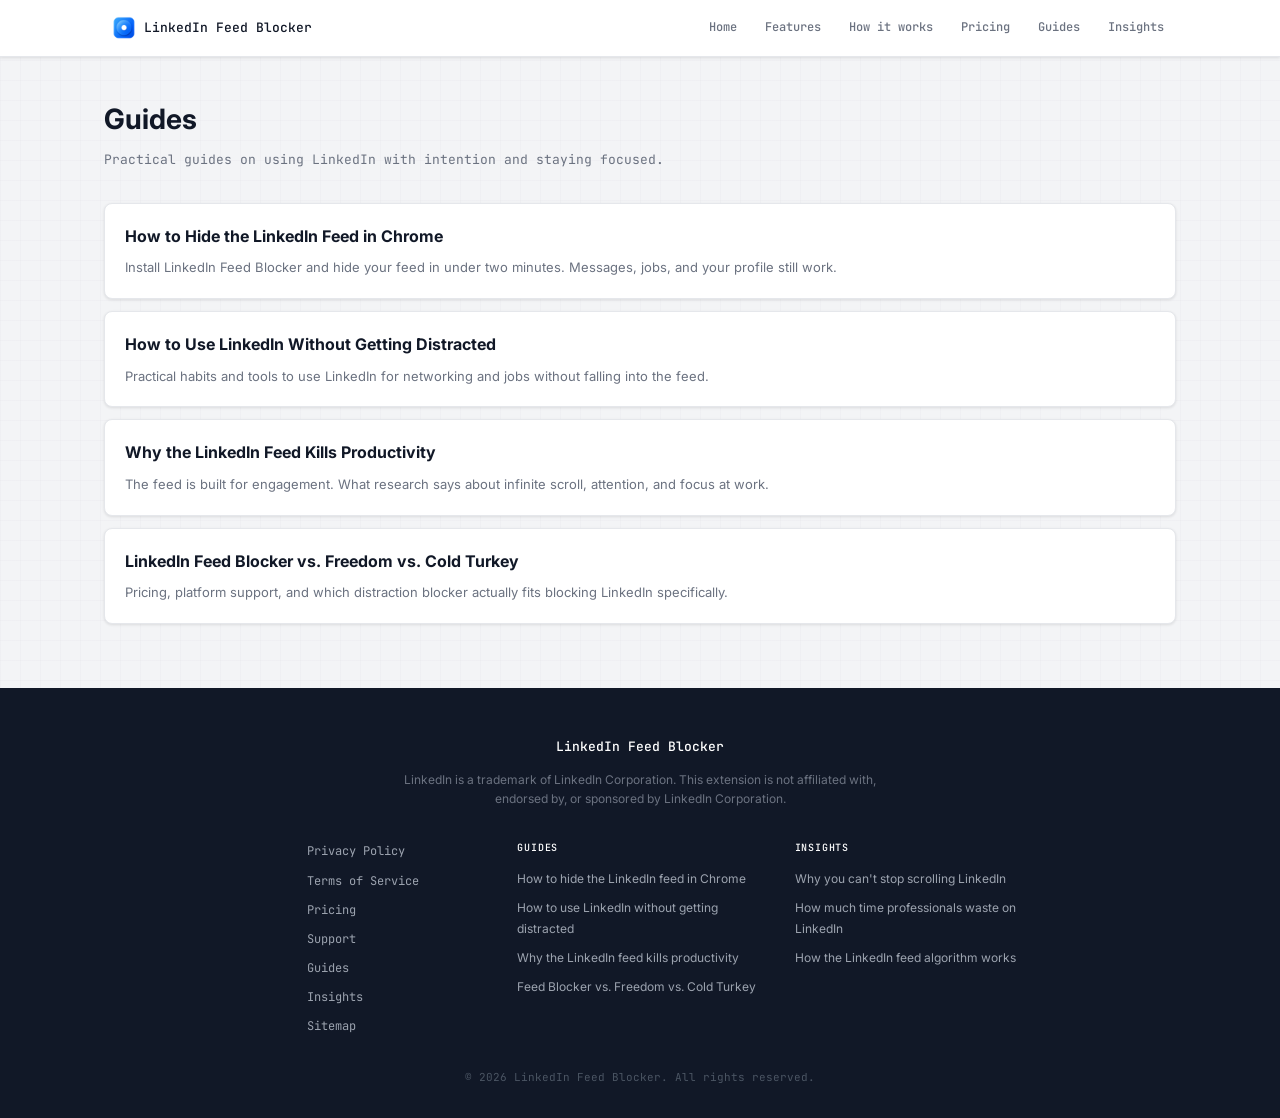
<file: guides/index.html>
<!DOCTYPE html>
<html lang="en">
<head>
  <meta charset="UTF-8">
  <meta name="viewport" content="width=device-width, initial-scale=1.0">
  <meta name="description" content="Guides on using LinkedIn productively and staying focused.">
  <title>Guides | LinkedIn Feed Blocker</title>
  <link rel="icon" type="image/png" sizes="32x32" href="favicon-32x32.png">
  <link rel="icon" type="image/png" sizes="16x16" href="favicon-16x16.png">
  <link rel="apple-touch-icon" sizes="180x180" href="apple-touch-icon.png">
  <link rel="stylesheet" href="../css/style.css">
</head>
<body>
  <header class="site-header">
    <nav class="nav container">
      <a href="../index.html" class="logo">
        <img src="../favicon-32x32.png" alt="" class="logo-icon">
        <span>LinkedIn Feed Blocker</span>
      </a>
      <ul class="nav-links">
        <li><a href="../index.html">Home</a></li>
        <li><a href="../index.html#features">Features</a></li>
        <li><a href="../index.html#how-it-works">How it works</a></li>
        <li><a href="../pricing.html">Pricing</a></li>
        <li><a href="index.html">Guides</a></li>
        <li><a href="../insights/index.html">Insights</a></li>
      </ul>
    </nav>
  </header>

  <main class="guides-page">
    <div class="container">
      <h1>Guides</h1>
      <p class="guides-lead">Practical guides on using LinkedIn with intention and staying focused.</p>

      <ul class="guides-list">
        <li class="guide-card">
          <a href="hide-linkedin-feed.html">
            <h2>How to Hide the LinkedIn Feed in Chrome</h2>
            <p class="guide-excerpt">Install LinkedIn Feed Blocker and hide your feed in under two minutes. Messages, jobs, and your profile still work.</p>
          </a>
        </li>
        <li class="guide-card">
          <a href="linkedin-without-distraction.html">
            <h2>How to Use LinkedIn Without Getting Distracted</h2>
            <p class="guide-excerpt">Practical habits and tools to use LinkedIn for networking and jobs without falling into the feed.</p>
          </a>
        </li>
        <li class="guide-card">
          <a href="linkedin-productivity.html">
            <h2>Why the LinkedIn Feed Kills Productivity</h2>
            <p class="guide-excerpt">The feed is built for engagement. What research says about infinite scroll, attention, and focus at work.</p>
          </a>
        </li>
        <li class="guide-card">
          <a href="linkedin-blocker-comparison.html">
            <h2>LinkedIn Feed Blocker vs. Freedom vs. Cold Turkey</h2>
            <p class="guide-excerpt">Pricing, platform support, and which distraction blocker actually fits blocking LinkedIn specifically.</p>
          </a>
        </li>
      </ul>
    </div>
  </main>

  <footer class="site-footer">
    <div class="container footer-inner">
      <p class="footer-brand">LinkedIn Feed Blocker</p>
      <p class="footer-disclaimer">
        LinkedIn is a trademark of LinkedIn Corporation. This extension is not affiliated with, endorsed by, or sponsored by LinkedIn Corporation.
      </p>
      <div class="footer-grid">
        <nav class="footer-nav" aria-label="Site links">
          <ul class="footer-links">
            <li><a href="../privacy-policy.html">Privacy Policy</a></li>
            <li><a href="../terms-of-service.html">Terms of Service</a></li>
            <li><a href="../pricing.html">Pricing</a></li>
            <li><a href="../support.html">Support</a></li>
            <li><a href="index.html">Guides</a></li>
            <li><a href="../insights/index.html">Insights</a></li>
            <li><a href="../sitemap.html">Sitemap</a></li>
          </ul>
        </nav>
        <div class="footer-col">
          <h2 class="footer-heading">Guides</h2>
          <ul class="footer-guide-list">
            <li><a href="hide-linkedin-feed.html">How to hide the LinkedIn feed in Chrome</a></li>
            <li><a href="linkedin-without-distraction.html">How to use LinkedIn without getting distracted</a></li>
            <li><a href="linkedin-productivity.html">Why the LinkedIn feed kills productivity</a></li>
            <li><a href="linkedin-blocker-comparison.html">Feed Blocker vs. Freedom vs. Cold Turkey</a></li>
          </ul>
        </div>
        <div class="footer-col">
          <h2 class="footer-heading">Insights</h2>
          <ul class="footer-guide-list">
            <li><a href="../insights/psychology-scrolling-linkedin.html">Why you can't stop scrolling LinkedIn</a></li>
            <li><a href="../insights/linkedin-time-waste.html">How much time professionals waste on LinkedIn</a></li>
            <li><a href="../insights/linkedin-algorithm-feed.html">How the LinkedIn feed algorithm works</a></li>
          </ul>
        </div>
      </div>
      <p class="footer-copy">&copy; 2026 LinkedIn Feed Blocker. All rights reserved.</p>
    </div>
  </footer>
</body>
</html>
</file>
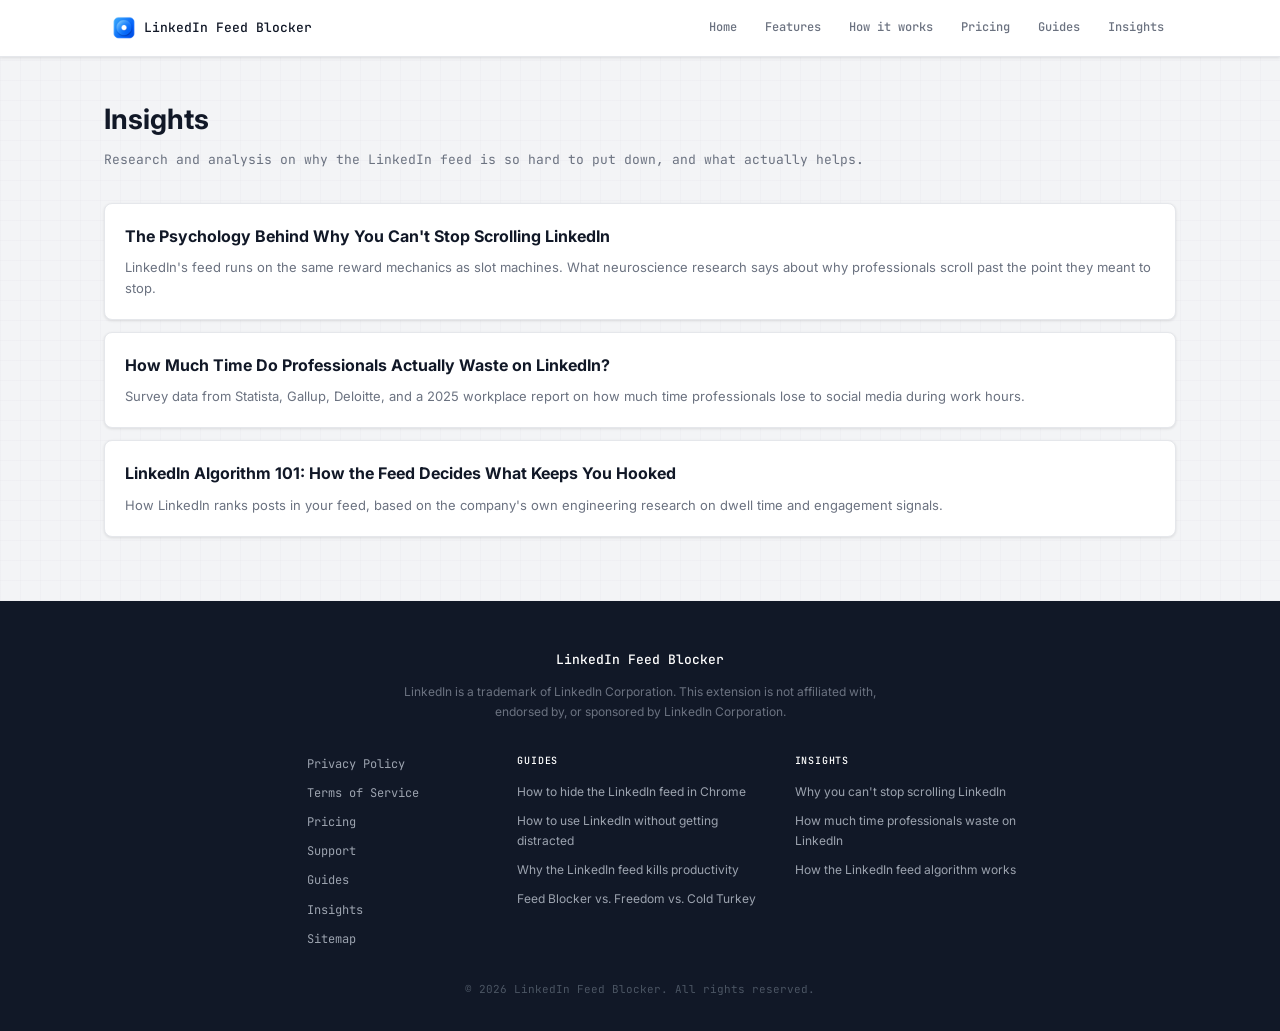
<file: insights/index.html>
<!DOCTYPE html>
<html lang="en">
<head>
  <meta charset="UTF-8">
  <meta name="viewport" content="width=device-width, initial-scale=1.0">
  <meta name="description" content="Research and analysis on LinkedIn, attention, and professional productivity.">
  <title>Insights | LinkedIn Feed Blocker</title>
  <link rel="icon" type="image/png" sizes="32x32" href="favicon-32x32.png">
  <link rel="icon" type="image/png" sizes="16x16" href="favicon-16x16.png">
  <link rel="apple-touch-icon" sizes="180x180" href="apple-touch-icon.png">
  <link rel="stylesheet" href="../css/style.css">
</head>
<body>
  <header class="site-header">
    <nav class="nav container">
      <a href="../index.html" class="logo">
        <img src="../favicon-32x32.png" alt="" class="logo-icon">
        <span>LinkedIn Feed Blocker</span>
      </a>
      <ul class="nav-links">
        <li><a href="../index.html">Home</a></li>
        <li><a href="../index.html#features">Features</a></li>
        <li><a href="../index.html#how-it-works">How it works</a></li>
        <li><a href="../pricing.html">Pricing</a></li>
        <li><a href="../guides/index.html">Guides</a></li>
        <li><a href="index.html">Insights</a></li>
      </ul>
    </nav>
  </header>

  <main class="guides-page">
    <div class="container">
      <h1>Insights</h1>
      <p class="guides-lead">Research and analysis on why the LinkedIn feed is so hard to put down, and what actually helps.</p>

      <ul class="guides-list">
        <li class="guide-card">
          <a href="psychology-scrolling-linkedin.html">
            <h2>The Psychology Behind Why You Can't Stop Scrolling LinkedIn</h2>
            <p class="guide-excerpt">LinkedIn's feed runs on the same reward mechanics as slot machines. What neuroscience research says about why professionals scroll past the point they meant to stop.</p>
          </a>
        </li>
        <li class="guide-card">
          <a href="linkedin-time-waste.html">
            <h2>How Much Time Do Professionals Actually Waste on LinkedIn?</h2>
            <p class="guide-excerpt">Survey data from Statista, Gallup, Deloitte, and a 2025 workplace report on how much time professionals lose to social media during work hours.</p>
          </a>
        </li>
        <li class="guide-card">
          <a href="linkedin-algorithm-feed.html">
            <h2>LinkedIn Algorithm 101: How the Feed Decides What Keeps You Hooked</h2>
            <p class="guide-excerpt">How LinkedIn ranks posts in your feed, based on the company's own engineering research on dwell time and engagement signals.</p>
          </a>
        </li>
      </ul>
    </div>
  </main>

  <footer class="site-footer">
    <div class="container footer-inner">
      <p class="footer-brand">LinkedIn Feed Blocker</p>
      <p class="footer-disclaimer">
        LinkedIn is a trademark of LinkedIn Corporation. This extension is not affiliated with, endorsed by, or sponsored by LinkedIn Corporation.
      </p>
      <div class="footer-grid">
        <nav class="footer-nav" aria-label="Site links">
          <ul class="footer-links">
            <li><a href="../privacy-policy.html">Privacy Policy</a></li>
            <li><a href="../terms-of-service.html">Terms of Service</a></li>
            <li><a href="../pricing.html">Pricing</a></li>
            <li><a href="../support.html">Support</a></li>
            <li><a href="../guides/index.html">Guides</a></li>
            <li><a href="index.html">Insights</a></li>
            <li><a href="../sitemap.html">Sitemap</a></li>
          </ul>
        </nav>
        <div class="footer-col">
          <h2 class="footer-heading">Guides</h2>
          <ul class="footer-guide-list">
            <li><a href="../guides/hide-linkedin-feed.html">How to hide the LinkedIn feed in Chrome</a></li>
            <li><a href="../guides/linkedin-without-distraction.html">How to use LinkedIn without getting distracted</a></li>
            <li><a href="../guides/linkedin-productivity.html">Why the LinkedIn feed kills productivity</a></li>
            <li><a href="../guides/linkedin-blocker-comparison.html">Feed Blocker vs. Freedom vs. Cold Turkey</a></li>
          </ul>
        </div>
        <div class="footer-col">
          <h2 class="footer-heading">Insights</h2>
          <ul class="footer-guide-list">
            <li><a href="psychology-scrolling-linkedin.html">Why you can't stop scrolling LinkedIn</a></li>
            <li><a href="linkedin-time-waste.html">How much time professionals waste on LinkedIn</a></li>
            <li><a href="linkedin-algorithm-feed.html">How the LinkedIn feed algorithm works</a></li>
          </ul>
        </div>
      </div>
      <p class="footer-copy">&copy; 2026 LinkedIn Feed Blocker. All rights reserved.</p>
    </div>
  </footer>
</body>
</html>
</file>
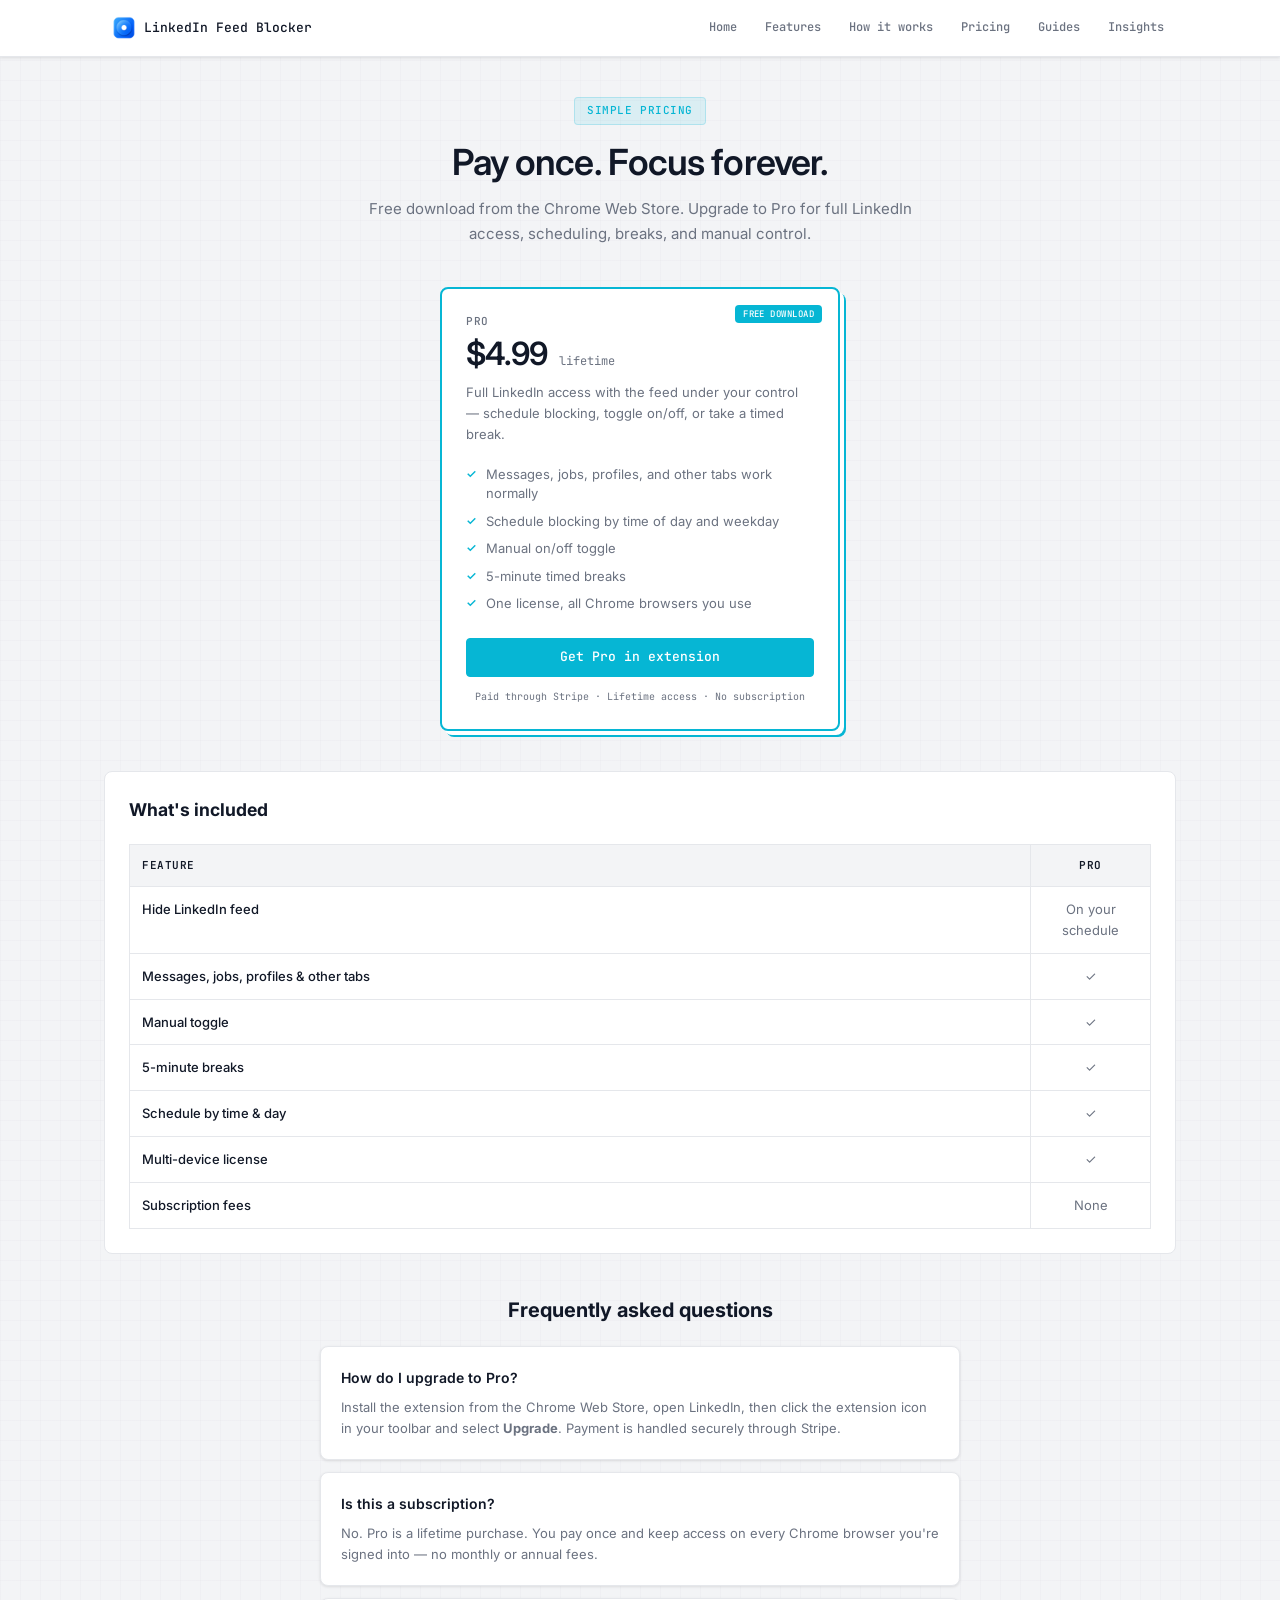
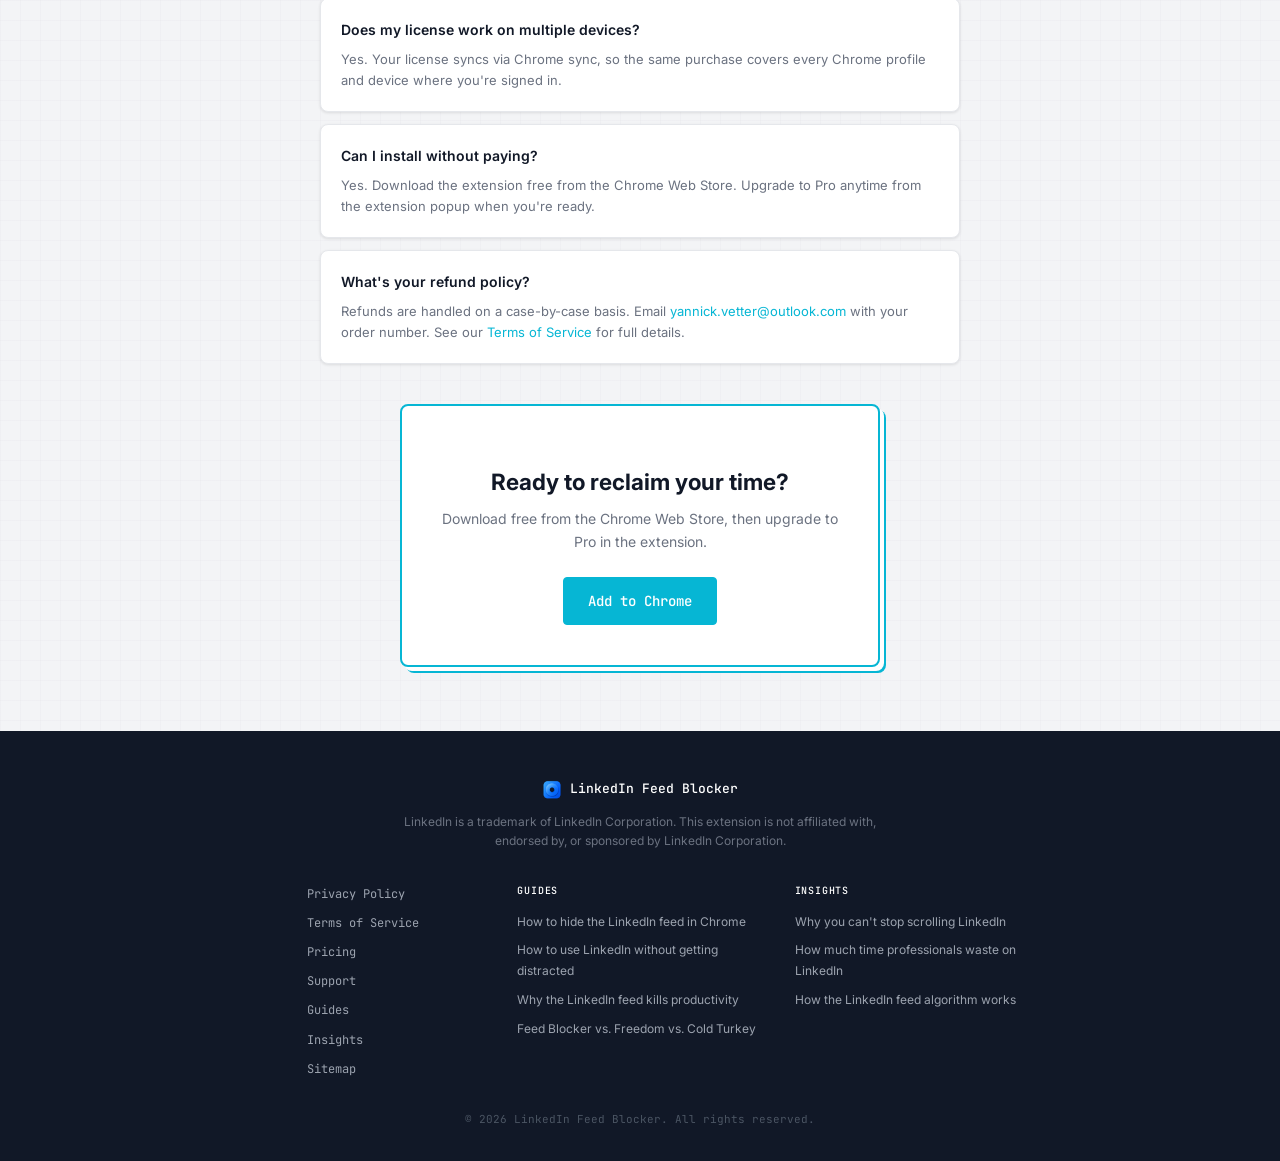
<file: pricing.html>
<!DOCTYPE html>
<html lang="en">
<head>
  <meta charset="UTF-8">
  <meta name="viewport" content="width=device-width, initial-scale=1.0">
  <meta name="description" content="LinkedIn Feed Blocker Pro — $4.99 lifetime. Free download, then upgrade for scheduling, breaks, and full LinkedIn access. No subscription.">
  <title>Pricing — LinkedIn Feed Blocker</title>
  <link rel="icon" type="image/png" sizes="32x32" href="favicon-32x32.png">
  <link rel="icon" type="image/png" sizes="16x16" href="favicon-16x16.png">
  <link rel="apple-touch-icon" sizes="180x180" href="apple-touch-icon.png">
  <link rel="canonical" href="https://yvetter438.github.io/LinkedInFeedBlockerWebsite/pricing.html">
  <link rel="stylesheet" href="css/style.css">
</head>
<body>
  <header class="site-header">
    <nav class="nav container">
      <a href="index.html" class="logo">
        <img src="favicon-32x32.png" alt="" class="logo-icon">
        <span>LinkedIn Feed Blocker</span>
      </a>
      <ul class="nav-links">
        <li><a href="index.html">Home</a></li>
        <li><a href="index.html#features">Features</a></li>
        <li><a href="index.html#how-it-works">How it works</a></li>
        <li><a href="pricing.html">Pricing</a></li>
        <li><a href="guides/index.html">Guides</a></li>
        <li><a href="insights/index.html">Insights</a></li>
      </ul>
    </nav>
  </header>

  <main class="pricing-page">
    <div class="container">
      <header class="pricing-header">
        <p class="eyebrow">Simple pricing</p>
        <h1>Pay once. Focus forever.</h1>
        <p class="pricing-lead">Free download from the Chrome Web Store. Upgrade to Pro for full LinkedIn access, scheduling, breaks, and manual control.</p>
      </header>

      <div class="pricing-grid pricing-grid-single">
        <article class="pricing-card pricing-card-featured">
          <span class="pricing-badge">Free download</span>
          <p class="pricing-tier">Pro</p>
          <p class="pricing-price">
            <span class="price-amount">$4.99</span>
            <span class="price-note">lifetime</span>
          </p>
          <p class="pricing-desc">Full LinkedIn access with the feed under your control — schedule blocking, toggle on/off, or take a timed break.</p>
          <ul class="pricing-features">
            <li>Messages, jobs, profiles, and other tabs work normally</li>
            <li>Schedule blocking by time of day and weekday</li>
            <li>Manual on/off toggle</li>
            <li>5-minute timed breaks</li>
            <li>One license, all Chrome browsers you use</li>
          </ul>
          <a href="https://chromewebstore.google.com/detail/linkedin-feed-blocker/cdcoebobknnmaemookaicgbpkendplbb" class="btn btn-primary btn-block" target="_blank" rel="noopener noreferrer">Get Pro in extension</a>
          <p class="pricing-note">Paid through Stripe · Lifetime access · No subscription</p>
        </article>
      </div>

      <section class="pricing-compare section-alt">
        <h2>What's included</h2>
        <table class="pricing-table">
          <thead>
            <tr>
              <th>Feature</th>
              <th>Pro</th>
            </tr>
          </thead>
          <tbody>
            <tr>
              <td>Hide LinkedIn feed</td>
              <td>On your schedule</td>
            </tr>
            <tr>
              <td>Messages, jobs, profiles &amp; other tabs</td>
              <td>✓</td>
            </tr>
            <tr>
              <td>Manual toggle</td>
              <td>✓</td>
            </tr>
            <tr>
              <td>5-minute breaks</td>
              <td>✓</td>
            </tr>
            <tr>
              <td>Schedule by time &amp; day</td>
              <td>✓</td>
            </tr>
            <tr>
              <td>Multi-device license</td>
              <td>✓</td>
            </tr>
            <tr>
              <td>Subscription fees</td>
              <td>None</td>
            </tr>
          </tbody>
        </table>
      </section>

      <section class="pricing-faq">
        <h2>Frequently asked questions</h2>

        <div class="faq-list">
          <article class="faq-item">
            <h3>How do I upgrade to Pro?</h3>
            <p>Install the extension from the Chrome Web Store, open LinkedIn, then click the extension icon in your toolbar and select <strong>Upgrade</strong>. Payment is handled securely through Stripe.</p>
          </article>
          <article class="faq-item">
            <h3>Is this a subscription?</h3>
            <p>No. Pro is a lifetime purchase. You pay once and keep access on every Chrome browser you're signed into — no monthly or annual fees.</p>
          </article>
          <article class="faq-item">
            <h3>Does my license work on multiple devices?</h3>
            <p>Yes. Your license syncs via Chrome sync, so the same purchase covers every Chrome profile and device where you're signed in.</p>
          </article>
          <article class="faq-item">
            <h3>Can I install without paying?</h3>
            <p>Yes. Download the extension free from the Chrome Web Store. Upgrade to Pro anytime from the extension popup when you're ready.</p>
          </article>
          <article class="faq-item">
            <h3>What's your refund policy?</h3>
            <p>Refunds are handled on a case-by-case basis. Email <a href="mailto:yannick.vetter@outlook.com">yannick.vetter@outlook.com</a> with your order number. See our <a href="terms-of-service.html">Terms of Service</a> for full details.</p>
          </article>
        </div>
      </section>

      <section class="pricing-cta">
        <div class="cta-inner">
          <h2>Ready to reclaim your time?</h2>
          <p>Download free from the Chrome Web Store, then upgrade to Pro in the extension.</p>
          <a href="https://chromewebstore.google.com/detail/linkedin-feed-blocker/cdcoebobknnmaemookaicgbpkendplbb" class="btn btn-primary btn-lg" target="_blank" rel="noopener noreferrer">Add to Chrome</a>
        </div>
      </section>
    </div>
  </main>

  <footer class="site-footer">
    <div class="container footer-inner">
      <p class="footer-brand">
        <img src="favicon-32x32.png" alt="" class="footer-brand-icon">
        <span>LinkedIn Feed Blocker</span>
      </p>
      <p class="footer-disclaimer">
        LinkedIn is a trademark of LinkedIn Corporation. This extension is not affiliated with, endorsed by, or sponsored by LinkedIn Corporation.
      </p>
      <div class="footer-grid">
        <nav class="footer-nav" aria-label="Site links">
          <ul class="footer-links">
            <li><a href="privacy-policy.html">Privacy Policy</a></li>
            <li><a href="terms-of-service.html">Terms of Service</a></li>
            <li><a href="pricing.html">Pricing</a></li>
            <li><a href="support.html">Support</a></li>
            <li><a href="guides/index.html">Guides</a></li>
            <li><a href="insights/index.html">Insights</a></li>
            <li><a href="sitemap.html">Sitemap</a></li>
          </ul>
        </nav>
        <div class="footer-col">
          <h2 class="footer-heading">Guides</h2>
          <ul class="footer-guide-list">
            <li><a href="guides/hide-linkedin-feed.html">How to hide the LinkedIn feed in Chrome</a></li>
            <li><a href="guides/linkedin-without-distraction.html">How to use LinkedIn without getting distracted</a></li>
            <li><a href="guides/linkedin-productivity.html">Why the LinkedIn feed kills productivity</a></li>
            <li><a href="guides/linkedin-blocker-comparison.html">Feed Blocker vs. Freedom vs. Cold Turkey</a></li>
          </ul>
        </div>
        <div class="footer-col">
          <h2 class="footer-heading">Insights</h2>
          <ul class="footer-guide-list">
            <li><a href="insights/psychology-scrolling-linkedin.html">Why you can't stop scrolling LinkedIn</a></li>
            <li><a href="insights/linkedin-time-waste.html">How much time professionals waste on LinkedIn</a></li>
            <li><a href="insights/linkedin-algorithm-feed.html">How the LinkedIn feed algorithm works</a></li>
          </ul>
        </div>
      </div>
      <p class="footer-copy">&copy; 2026 LinkedIn Feed Blocker. All rights reserved.</p>
    </div>
  </footer>
</body>
</html>
</file>
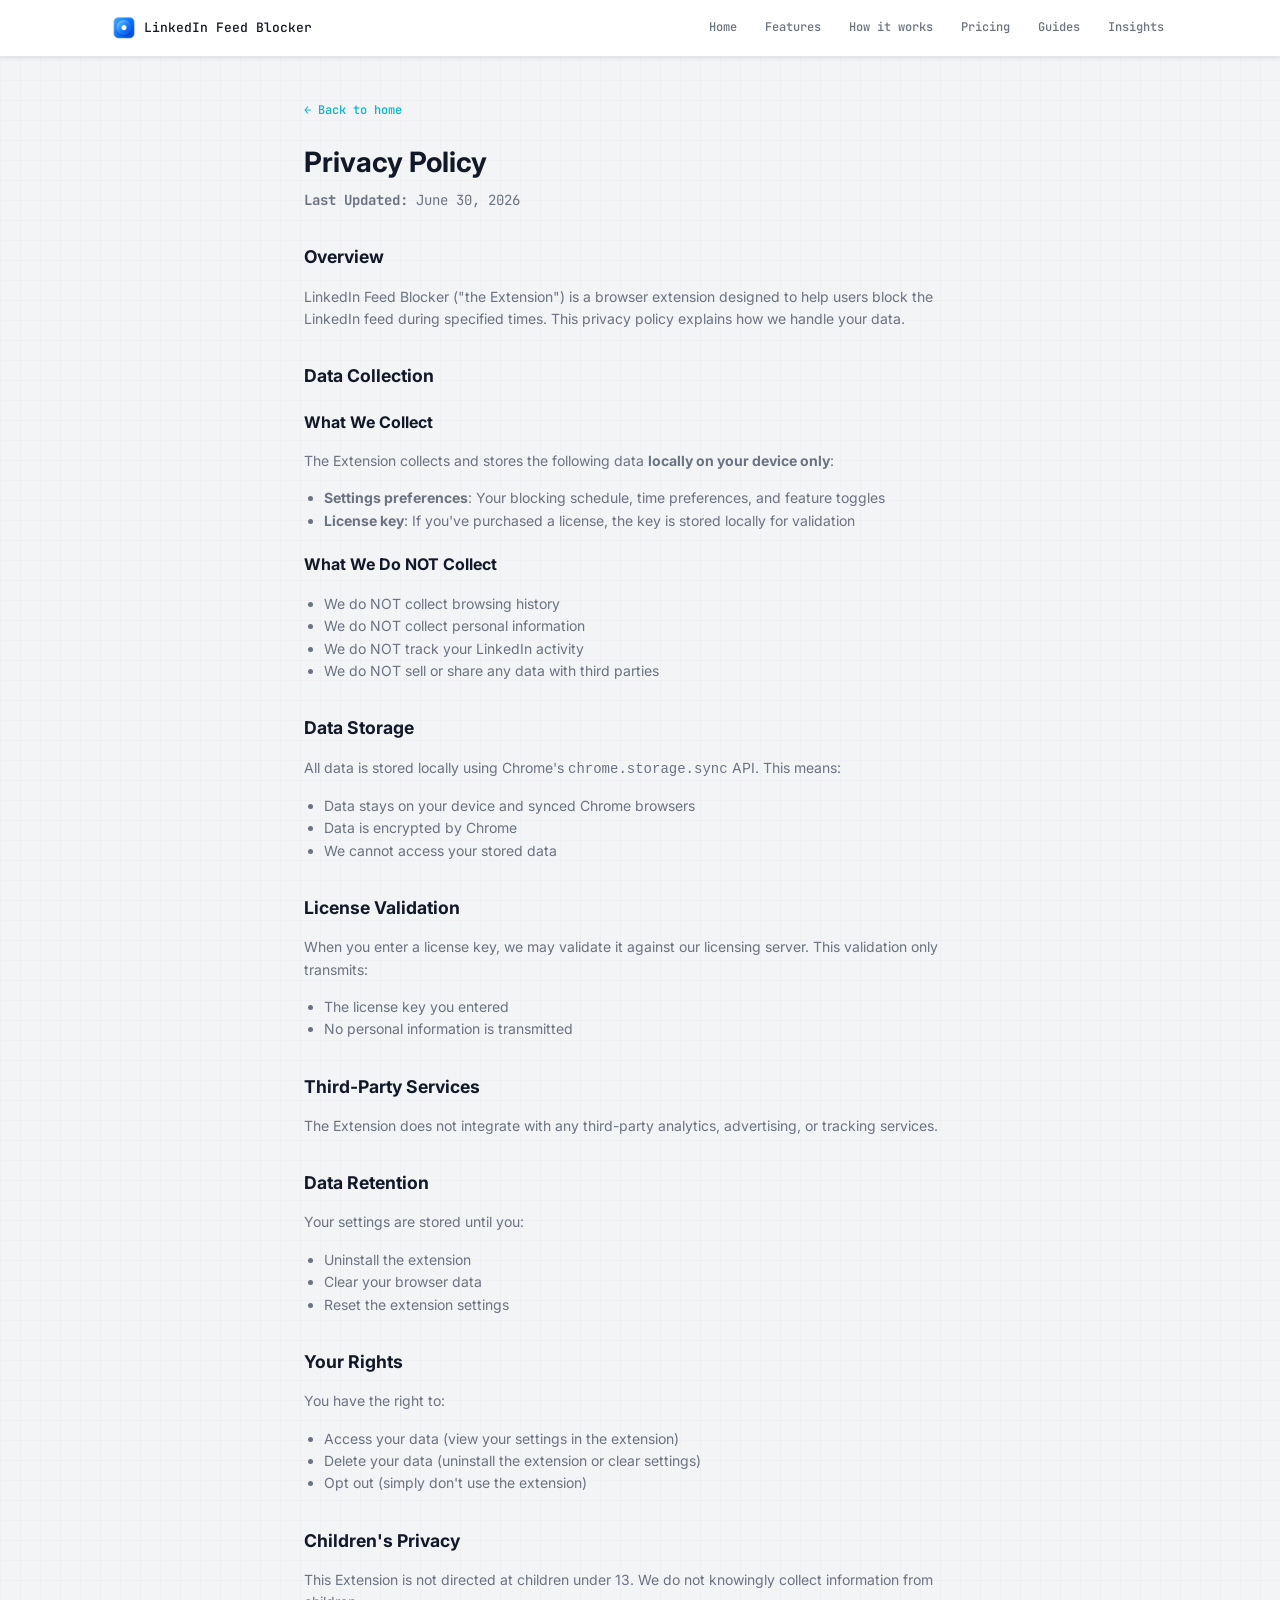
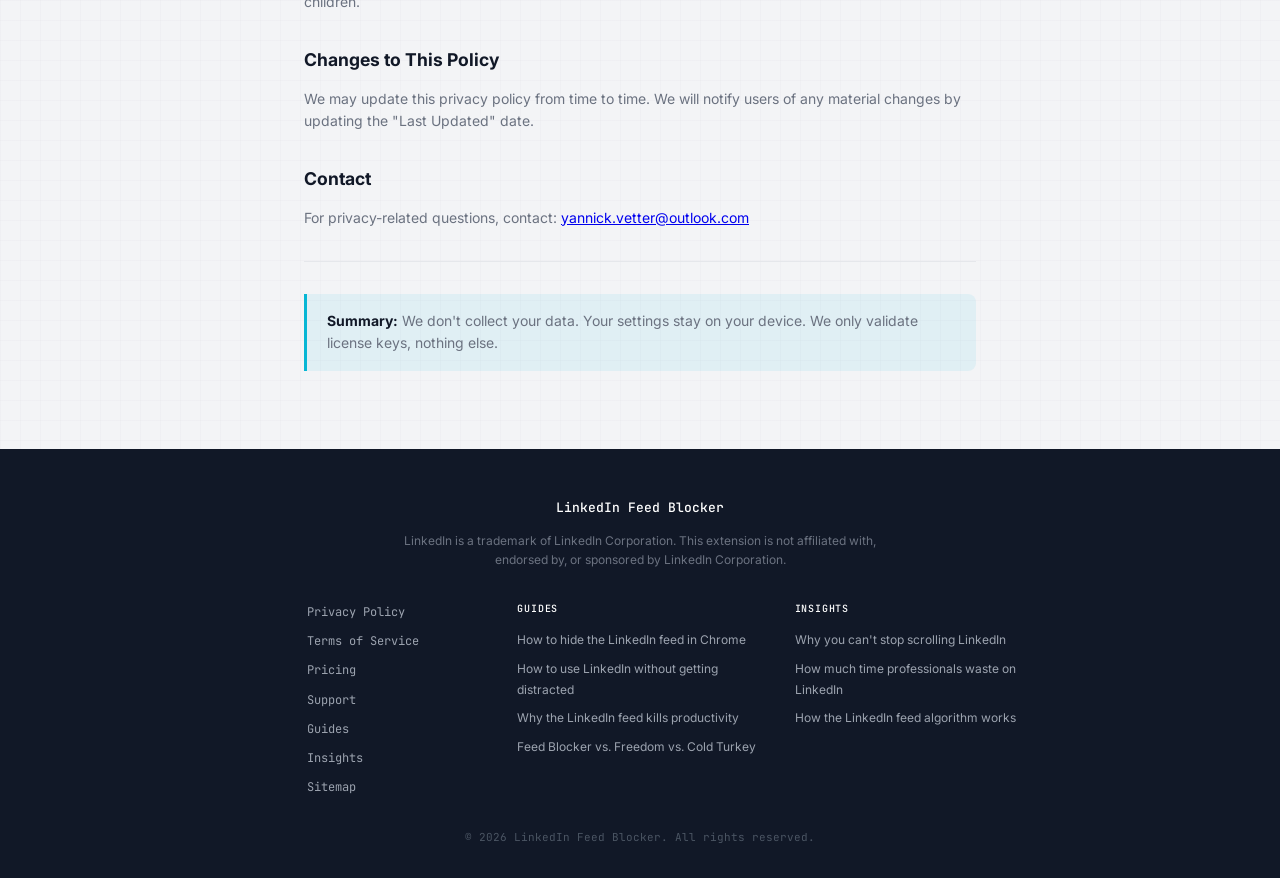
<file: privacy-policy.html>
<!DOCTYPE html>
<html lang="en">
<head>
  <meta charset="UTF-8">
  <meta name="viewport" content="width=device-width, initial-scale=1.0">
  <meta name="description" content="Privacy Policy for LinkedIn Feed Blocker Chrome extension.">
  <title>Privacy Policy — LinkedIn Feed Blocker</title>
  <link rel="icon" type="image/png" sizes="32x32" href="favicon-32x32.png">
  <link rel="icon" type="image/png" sizes="16x16" href="favicon-16x16.png">
  <link rel="apple-touch-icon" sizes="180x180" href="apple-touch-icon.png">
  <link rel="stylesheet" href="css/style.css">
</head>
<body>
  <header class="site-header">
    <nav class="nav container">
      <a href="index.html" class="logo">
        <img src="favicon-32x32.png" alt="" class="logo-icon">
        <span>LinkedIn Feed Blocker</span>
      </a>
      <ul class="nav-links">
        <li><a href="index.html">Home</a></li>
        <li><a href="index.html#features">Features</a></li>
        <li><a href="index.html#how-it-works">How it works</a></li>
        <li><a href="pricing.html">Pricing</a></li>
        <li><a href="guides/index.html">Guides</a></li>
        <li><a href="insights/index.html">Insights</a></li>
      </ul>
    </nav>
  </header>

  <main class="legal-page">
    <div class="container">
      <a href="index.html" class="back-link">&larr; Back to home</a>
      <h1>Privacy Policy</h1>
      <p class="legal-meta"><strong>Last Updated:</strong> June 30, 2026</p>

      <h2>Overview</h2>
      <p>LinkedIn Feed Blocker ("the Extension") is a browser extension designed to help users block the LinkedIn feed during specified times. This privacy policy explains how we handle your data.</p>

      <h2>Data Collection</h2>
      <h3>What We Collect</h3>
      <p>The Extension collects and stores the following data <strong>locally on your device only</strong>:</p>
      <ul>
        <li><strong>Settings preferences</strong>: Your blocking schedule, time preferences, and feature toggles</li>
        <li><strong>License key</strong>: If you've purchased a license, the key is stored locally for validation</li>
      </ul>

      <h3>What We Do NOT Collect</h3>
      <ul>
        <li>We do NOT collect browsing history</li>
        <li>We do NOT collect personal information</li>
        <li>We do NOT track your LinkedIn activity</li>
        <li>We do NOT sell or share any data with third parties</li>
      </ul>

      <h2>Data Storage</h2>
      <p>All data is stored locally using Chrome's <code>chrome.storage.sync</code> API. This means:</p>
      <ul>
        <li>Data stays on your device and synced Chrome browsers</li>
        <li>Data is encrypted by Chrome</li>
        <li>We cannot access your stored data</li>
      </ul>

      <h2>License Validation</h2>
      <p>When you enter a license key, we may validate it against our licensing server. This validation only transmits:</p>
      <ul>
        <li>The license key you entered</li>
        <li>No personal information is transmitted</li>
      </ul>

      <h2>Third-Party Services</h2>
      <p>The Extension does not integrate with any third-party analytics, advertising, or tracking services.</p>

      <h2>Data Retention</h2>
      <p>Your settings are stored until you:</p>
      <ul>
        <li>Uninstall the extension</li>
        <li>Clear your browser data</li>
        <li>Reset the extension settings</li>
      </ul>

      <h2>Your Rights</h2>
      <p>You have the right to:</p>
      <ul>
        <li>Access your data (view your settings in the extension)</li>
        <li>Delete your data (uninstall the extension or clear settings)</li>
        <li>Opt out (simply don't use the extension)</li>
      </ul>

      <h2>Children's Privacy</h2>
      <p>This Extension is not directed at children under 13. We do not knowingly collect information from children.</p>

      <h2>Changes to This Policy</h2>
      <p>We may update this privacy policy from time to time. We will notify users of any material changes by updating the "Last Updated" date.</p>

      <h2>Contact</h2>
      <p>For privacy-related questions, contact: <a href="mailto:yannick.vetter@outlook.com">yannick.vetter@outlook.com</a></p>

      <hr>

      <p class="legal-summary"><strong>Summary:</strong> We don't collect your data. Your settings stay on your device. We only validate license keys, nothing else.</p>
    </div>
  </main>

  <footer class="site-footer">
    <div class="container footer-inner">
      <p class="footer-brand">LinkedIn Feed Blocker</p>
      <p class="footer-disclaimer">
        LinkedIn is a trademark of LinkedIn Corporation. This extension is not affiliated with, endorsed by, or sponsored by LinkedIn Corporation.
      </p>
      <div class="footer-grid">
        <nav class="footer-nav" aria-label="Site links">
          <ul class="footer-links">
            <li><a href="privacy-policy.html">Privacy Policy</a></li>
            <li><a href="terms-of-service.html">Terms of Service</a></li>
            <li><a href="pricing.html">Pricing</a></li>
            <li><a href="support.html">Support</a></li>
            <li><a href="guides/index.html">Guides</a></li>
            <li><a href="insights/index.html">Insights</a></li>
            <li><a href="sitemap.html">Sitemap</a></li>
          </ul>
        </nav>
        <div class="footer-col">
          <h2 class="footer-heading">Guides</h2>
          <ul class="footer-guide-list">
            <li><a href="guides/hide-linkedin-feed.html">How to hide the LinkedIn feed in Chrome</a></li>
            <li><a href="guides/linkedin-without-distraction.html">How to use LinkedIn without getting distracted</a></li>
            <li><a href="guides/linkedin-productivity.html">Why the LinkedIn feed kills productivity</a></li>
            <li><a href="guides/linkedin-blocker-comparison.html">Feed Blocker vs. Freedom vs. Cold Turkey</a></li>
          </ul>
        </div>
        <div class="footer-col">
          <h2 class="footer-heading">Insights</h2>
          <ul class="footer-guide-list">
            <li><a href="insights/psychology-scrolling-linkedin.html">Why you can't stop scrolling LinkedIn</a></li>
            <li><a href="insights/linkedin-time-waste.html">How much time professionals waste on LinkedIn</a></li>
            <li><a href="insights/linkedin-algorithm-feed.html">How the LinkedIn feed algorithm works</a></li>
          </ul>
        </div>
      </div>
      <p class="footer-copy">&copy; 2026 LinkedIn Feed Blocker. All rights reserved.</p>
    </div>
  </footer>
</body>
</html>
</file>
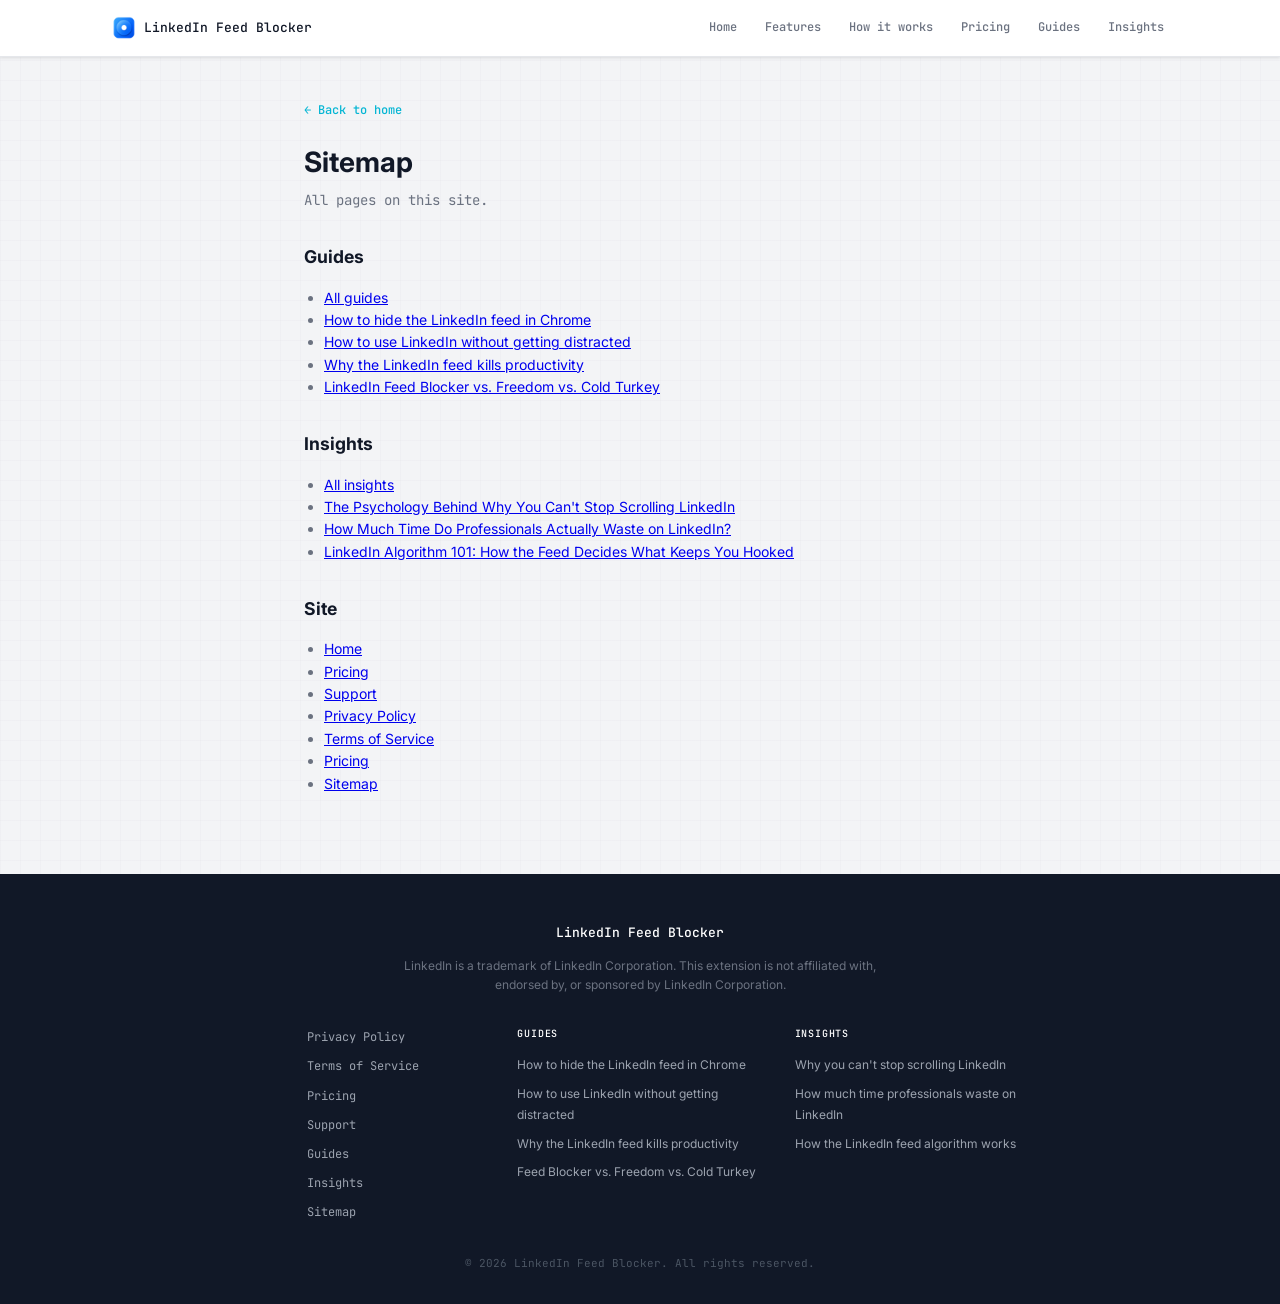
<file: sitemap.html>
<!DOCTYPE html>
<html lang="en">
<head>
  <meta charset="UTF-8">
  <meta name="viewport" content="width=device-width, initial-scale=1.0">
  <meta name="description" content="Sitemap for LinkedIn Feed Blocker website.">
  <title>Sitemap — LinkedIn Feed Blocker</title>
  <link rel="icon" type="image/png" sizes="32x32" href="favicon-32x32.png">
  <link rel="icon" type="image/png" sizes="16x16" href="favicon-16x16.png">
  <link rel="apple-touch-icon" sizes="180x180" href="apple-touch-icon.png">
  <link rel="stylesheet" href="css/style.css">
</head>
<body>
  <header class="site-header">
    <nav class="nav container">
      <a href="index.html" class="logo">
        <img src="favicon-32x32.png" alt="" class="logo-icon">
        <span>LinkedIn Feed Blocker</span>
      </a>
      <ul class="nav-links">
        <li><a href="index.html">Home</a></li>
        <li><a href="index.html#features">Features</a></li>
        <li><a href="index.html#how-it-works">How it works</a></li>
        <li><a href="pricing.html">Pricing</a></li>
        <li><a href="guides/index.html">Guides</a></li>
        <li><a href="insights/index.html">Insights</a></li>
      </ul>
    </nav>
  </header>

  <main class="legal-page">
    <div class="container">
      <a href="index.html" class="back-link">&larr; Back to home</a>
      <h1>Sitemap</h1>
      <p class="legal-meta">All pages on this site.</p>

      <h2>Guides</h2>
      <ul>
        <li><a href="guides/index.html">All guides</a></li>
        <li><a href="guides/hide-linkedin-feed.html">How to hide the LinkedIn feed in Chrome</a></li>
        <li><a href="guides/linkedin-without-distraction.html">How to use LinkedIn without getting distracted</a></li>
        <li><a href="guides/linkedin-productivity.html">Why the LinkedIn feed kills productivity</a></li>
        <li><a href="guides/linkedin-blocker-comparison.html">LinkedIn Feed Blocker vs. Freedom vs. Cold Turkey</a></li>
      </ul>

      <h2>Insights</h2>
      <ul>
        <li><a href="insights/index.html">All insights</a></li>
        <li><a href="insights/psychology-scrolling-linkedin.html">The Psychology Behind Why You Can't Stop Scrolling LinkedIn</a></li>
        <li><a href="insights/linkedin-time-waste.html">How Much Time Do Professionals Actually Waste on LinkedIn?</a></li>
        <li><a href="insights/linkedin-algorithm-feed.html">LinkedIn Algorithm 101: How the Feed Decides What Keeps You Hooked</a></li>
      </ul>

      <h2>Site</h2>
      <ul>
        <li><a href="index.html">Home</a></li>
        <li><a href="pricing.html">Pricing</a></li>
        <li><a href="support.html">Support</a></li>
        <li><a href="privacy-policy.html">Privacy Policy</a></li>
        <li><a href="terms-of-service.html">Terms of Service</a></li>
            <li><a href="pricing.html">Pricing</a></li>
        <li><a href="sitemap.html">Sitemap</a></li>
      </ul>
    </div>
  </main>

  <footer class="site-footer">
    <div class="container footer-inner">
      <p class="footer-brand">LinkedIn Feed Blocker</p>
      <p class="footer-disclaimer">
        LinkedIn is a trademark of LinkedIn Corporation. This extension is not affiliated with, endorsed by, or sponsored by LinkedIn Corporation.
      </p>
      <div class="footer-grid">
        <nav class="footer-nav" aria-label="Site links">
          <ul class="footer-links">
            <li><a href="privacy-policy.html">Privacy Policy</a></li>
            <li><a href="terms-of-service.html">Terms of Service</a></li>
            <li><a href="pricing.html">Pricing</a></li>
            <li><a href="support.html">Support</a></li>
            <li><a href="guides/index.html">Guides</a></li>
            <li><a href="insights/index.html">Insights</a></li>
            <li><a href="sitemap.html">Sitemap</a></li>
          </ul>
        </nav>
        <div class="footer-col">
          <h2 class="footer-heading">Guides</h2>
          <ul class="footer-guide-list">
            <li><a href="guides/hide-linkedin-feed.html">How to hide the LinkedIn feed in Chrome</a></li>
            <li><a href="guides/linkedin-without-distraction.html">How to use LinkedIn without getting distracted</a></li>
            <li><a href="guides/linkedin-productivity.html">Why the LinkedIn feed kills productivity</a></li>
            <li><a href="guides/linkedin-blocker-comparison.html">Feed Blocker vs. Freedom vs. Cold Turkey</a></li>
          </ul>
        </div>
        <div class="footer-col">
          <h2 class="footer-heading">Insights</h2>
          <ul class="footer-guide-list">
            <li><a href="insights/psychology-scrolling-linkedin.html">Why you can't stop scrolling LinkedIn</a></li>
            <li><a href="insights/linkedin-time-waste.html">How much time professionals waste on LinkedIn</a></li>
            <li><a href="insights/linkedin-algorithm-feed.html">How the LinkedIn feed algorithm works</a></li>
          </ul>
        </div>
      </div>
      <p class="footer-copy">&copy; 2026 LinkedIn Feed Blocker. All rights reserved.</p>
    </div>
  </footer>
</body>
</html>
</file>
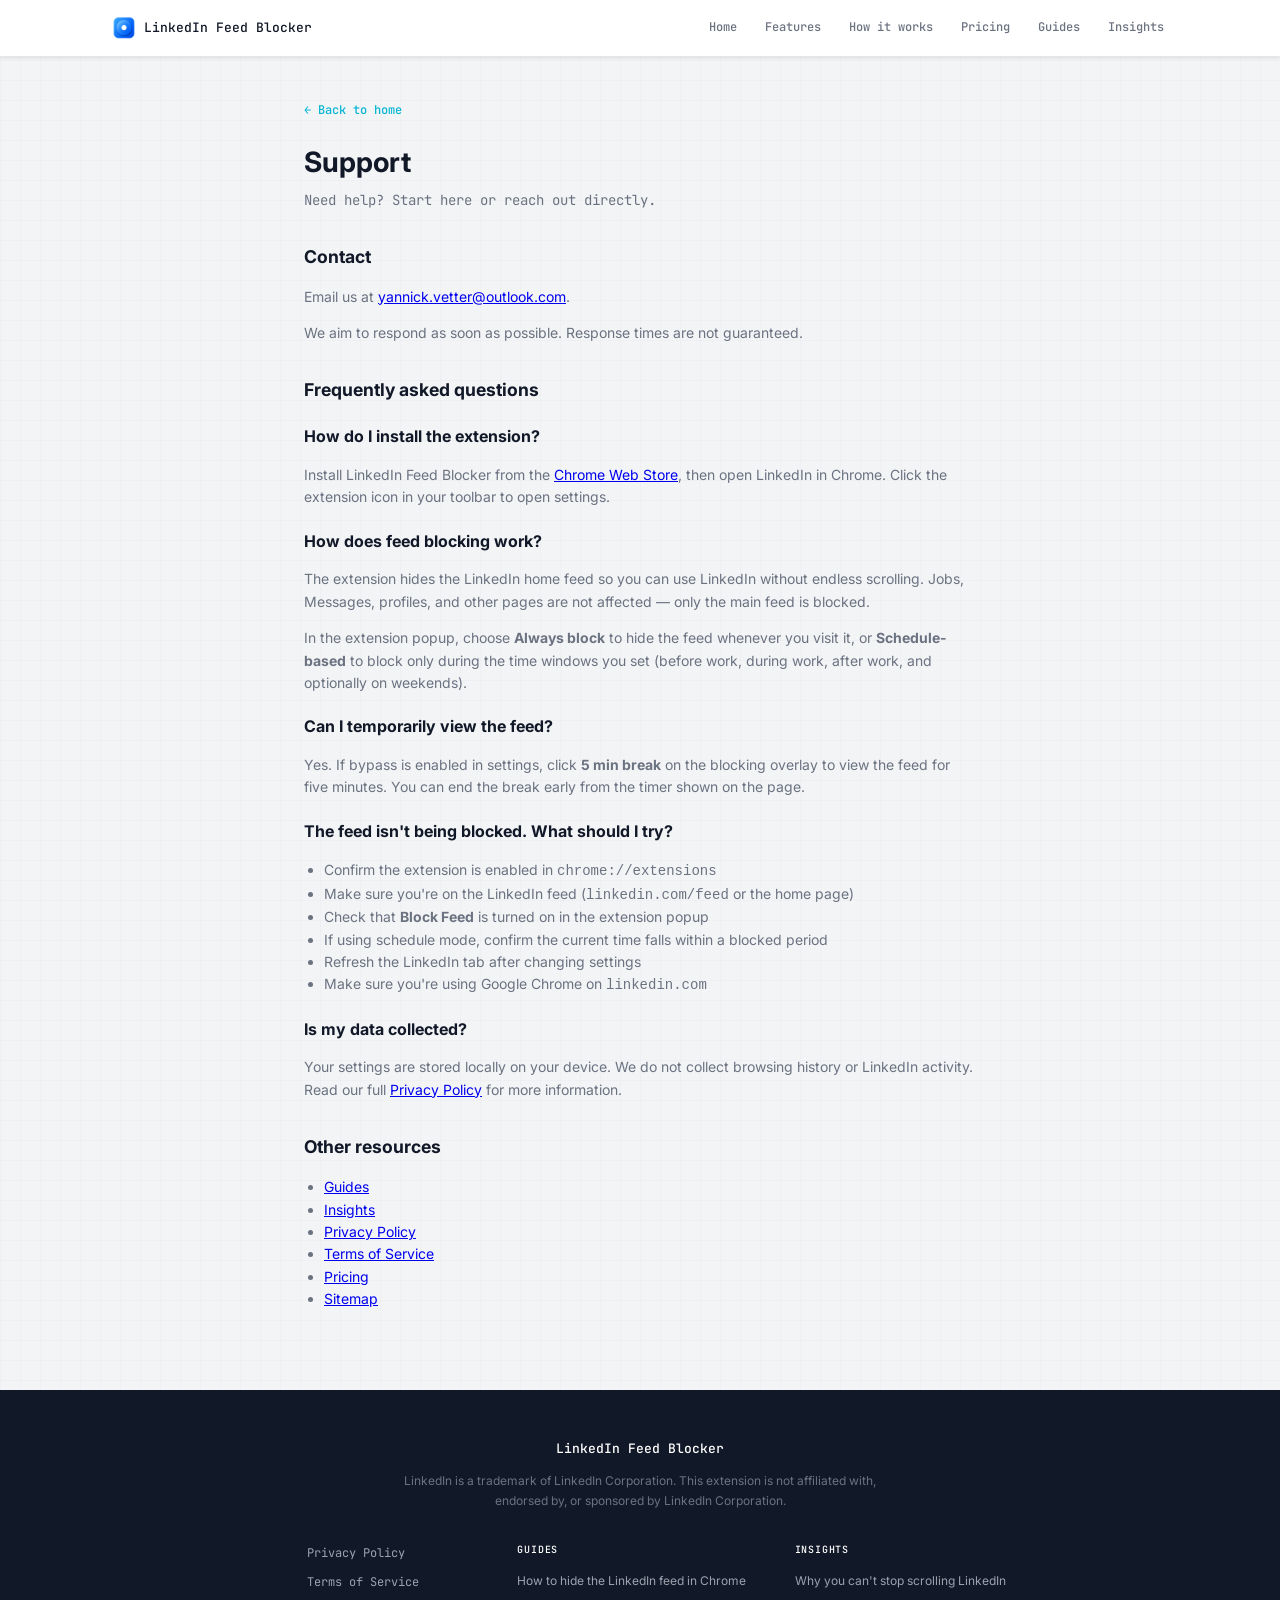
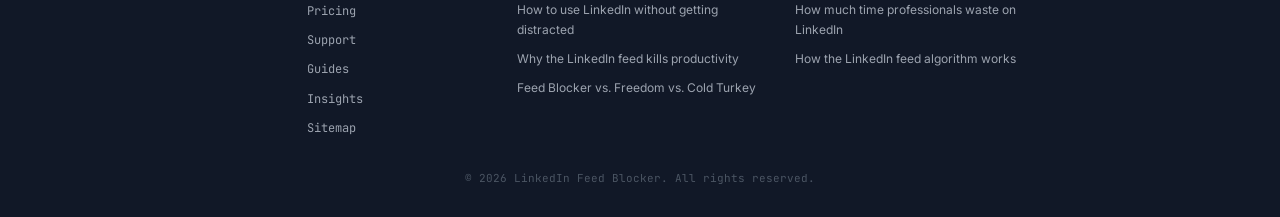
<file: support.html>
<!DOCTYPE html>
<html lang="en">
<head>
  <meta charset="UTF-8">
  <meta name="viewport" content="width=device-width, initial-scale=1.0">
  <meta name="description" content="Get help with LinkedIn Feed Blocker — installation, settings, and troubleshooting.">
  <title>Support — LinkedIn Feed Blocker</title>
  <link rel="icon" type="image/png" sizes="32x32" href="favicon-32x32.png">
  <link rel="icon" type="image/png" sizes="16x16" href="favicon-16x16.png">
  <link rel="apple-touch-icon" sizes="180x180" href="apple-touch-icon.png">
  <link rel="stylesheet" href="css/style.css">
</head>
<body>
  <header class="site-header">
    <nav class="nav container">
      <a href="index.html" class="logo">
        <img src="favicon-32x32.png" alt="" class="logo-icon">
        <span>LinkedIn Feed Blocker</span>
      </a>
      <ul class="nav-links">
        <li><a href="index.html">Home</a></li>
        <li><a href="index.html#features">Features</a></li>
        <li><a href="index.html#how-it-works">How it works</a></li>
        <li><a href="pricing.html">Pricing</a></li>
        <li><a href="guides/index.html">Guides</a></li>
        <li><a href="insights/index.html">Insights</a></li>
      </ul>
    </nav>
  </header>

  <main class="legal-page">
    <div class="container">
      <a href="index.html" class="back-link">&larr; Back to home</a>
      <h1>Support</h1>
      <p class="legal-meta">Need help? Start here or reach out directly.</p>

      <h2>Contact</h2>
      <p>
        Email us at <a href="mailto:yannick.vetter@outlook.com">yannick.vetter@outlook.com</a>.
      </p>
      <p>We aim to respond as soon as possible. Response times are not guaranteed.</p>

      <h2>Frequently asked questions</h2>

      <h3>How do I install the extension?</h3>
      <p>
        Install LinkedIn Feed Blocker from the <a href="https://chromewebstore.google.com/detail/linkedin-feed-blocker/cdcoebobknnmaemookaicgbpkendplbb" target="_blank" rel="noopener noreferrer">Chrome Web Store</a>, then open LinkedIn in Chrome.
        Click the extension icon in your toolbar to open settings.
      </p>

      <h3>How does feed blocking work?</h3>
      <p>
        The extension hides the LinkedIn home feed so you can use LinkedIn without endless scrolling.
        Jobs, Messages, profiles, and other pages are not affected — only the main feed is blocked.
      </p>
      <p>
        In the extension popup, choose <strong>Always block</strong> to hide the feed whenever you
        visit it, or <strong>Schedule-based</strong> to block only during the time windows you set
        (before work, during work, after work, and optionally on weekends).
      </p>

      <h3>Can I temporarily view the feed?</h3>
      <p>
        Yes. If bypass is enabled in settings, click <strong>5 min break</strong> on the blocking
        overlay to view the feed for five minutes. You can end the break early from the timer shown
        on the page.
      </p>

      <h3>The feed isn't being blocked. What should I try?</h3>
      <ul>
        <li>Confirm the extension is enabled in <code>chrome://extensions</code></li>
        <li>Make sure you're on the LinkedIn feed (<code>linkedin.com/feed</code> or the home page)</li>
        <li>Check that <strong>Block Feed</strong> is turned on in the extension popup</li>
        <li>If using schedule mode, confirm the current time falls within a blocked period</li>
        <li>Refresh the LinkedIn tab after changing settings</li>
        <li>Make sure you're using Google Chrome on <code>linkedin.com</code></li>
      </ul>

      <h3>Is my data collected?</h3>
      <p>
        Your settings are stored locally on your device. We do not collect browsing history or LinkedIn activity.
        Read our full <a href="privacy-policy.html">Privacy Policy</a> for more information.
      </p>

      <h2>Other resources</h2>
      <ul>
        <li><a href="guides/index.html">Guides</a></li>
        <li><a href="insights/index.html">Insights</a></li>
        <li><a href="privacy-policy.html">Privacy Policy</a></li>
        <li><a href="terms-of-service.html">Terms of Service</a></li>
            <li><a href="pricing.html">Pricing</a></li>
        <li><a href="sitemap.html">Sitemap</a></li>
      </ul>
    </div>
  </main>

  <footer class="site-footer">
    <div class="container footer-inner">
      <p class="footer-brand">LinkedIn Feed Blocker</p>
      <p class="footer-disclaimer">
        LinkedIn is a trademark of LinkedIn Corporation. This extension is not affiliated with, endorsed by, or sponsored by LinkedIn Corporation.
      </p>
      <div class="footer-grid">
        <nav class="footer-nav" aria-label="Site links">
          <ul class="footer-links">
            <li><a href="privacy-policy.html">Privacy Policy</a></li>
            <li><a href="terms-of-service.html">Terms of Service</a></li>
            <li><a href="pricing.html">Pricing</a></li>
            <li><a href="support.html">Support</a></li>
            <li><a href="guides/index.html">Guides</a></li>
            <li><a href="insights/index.html">Insights</a></li>
            <li><a href="sitemap.html">Sitemap</a></li>
          </ul>
        </nav>
        <div class="footer-col">
          <h2 class="footer-heading">Guides</h2>
          <ul class="footer-guide-list">
            <li><a href="guides/hide-linkedin-feed.html">How to hide the LinkedIn feed in Chrome</a></li>
            <li><a href="guides/linkedin-without-distraction.html">How to use LinkedIn without getting distracted</a></li>
            <li><a href="guides/linkedin-productivity.html">Why the LinkedIn feed kills productivity</a></li>
            <li><a href="guides/linkedin-blocker-comparison.html">Feed Blocker vs. Freedom vs. Cold Turkey</a></li>
          </ul>
        </div>
        <div class="footer-col">
          <h2 class="footer-heading">Insights</h2>
          <ul class="footer-guide-list">
            <li><a href="insights/psychology-scrolling-linkedin.html">Why you can't stop scrolling LinkedIn</a></li>
            <li><a href="insights/linkedin-time-waste.html">How much time professionals waste on LinkedIn</a></li>
            <li><a href="insights/linkedin-algorithm-feed.html">How the LinkedIn feed algorithm works</a></li>
          </ul>
        </div>
      </div>
      <p class="footer-copy">&copy; 2026 LinkedIn Feed Blocker. All rights reserved.</p>
    </div>
  </footer>
</body>
</html>
</file>
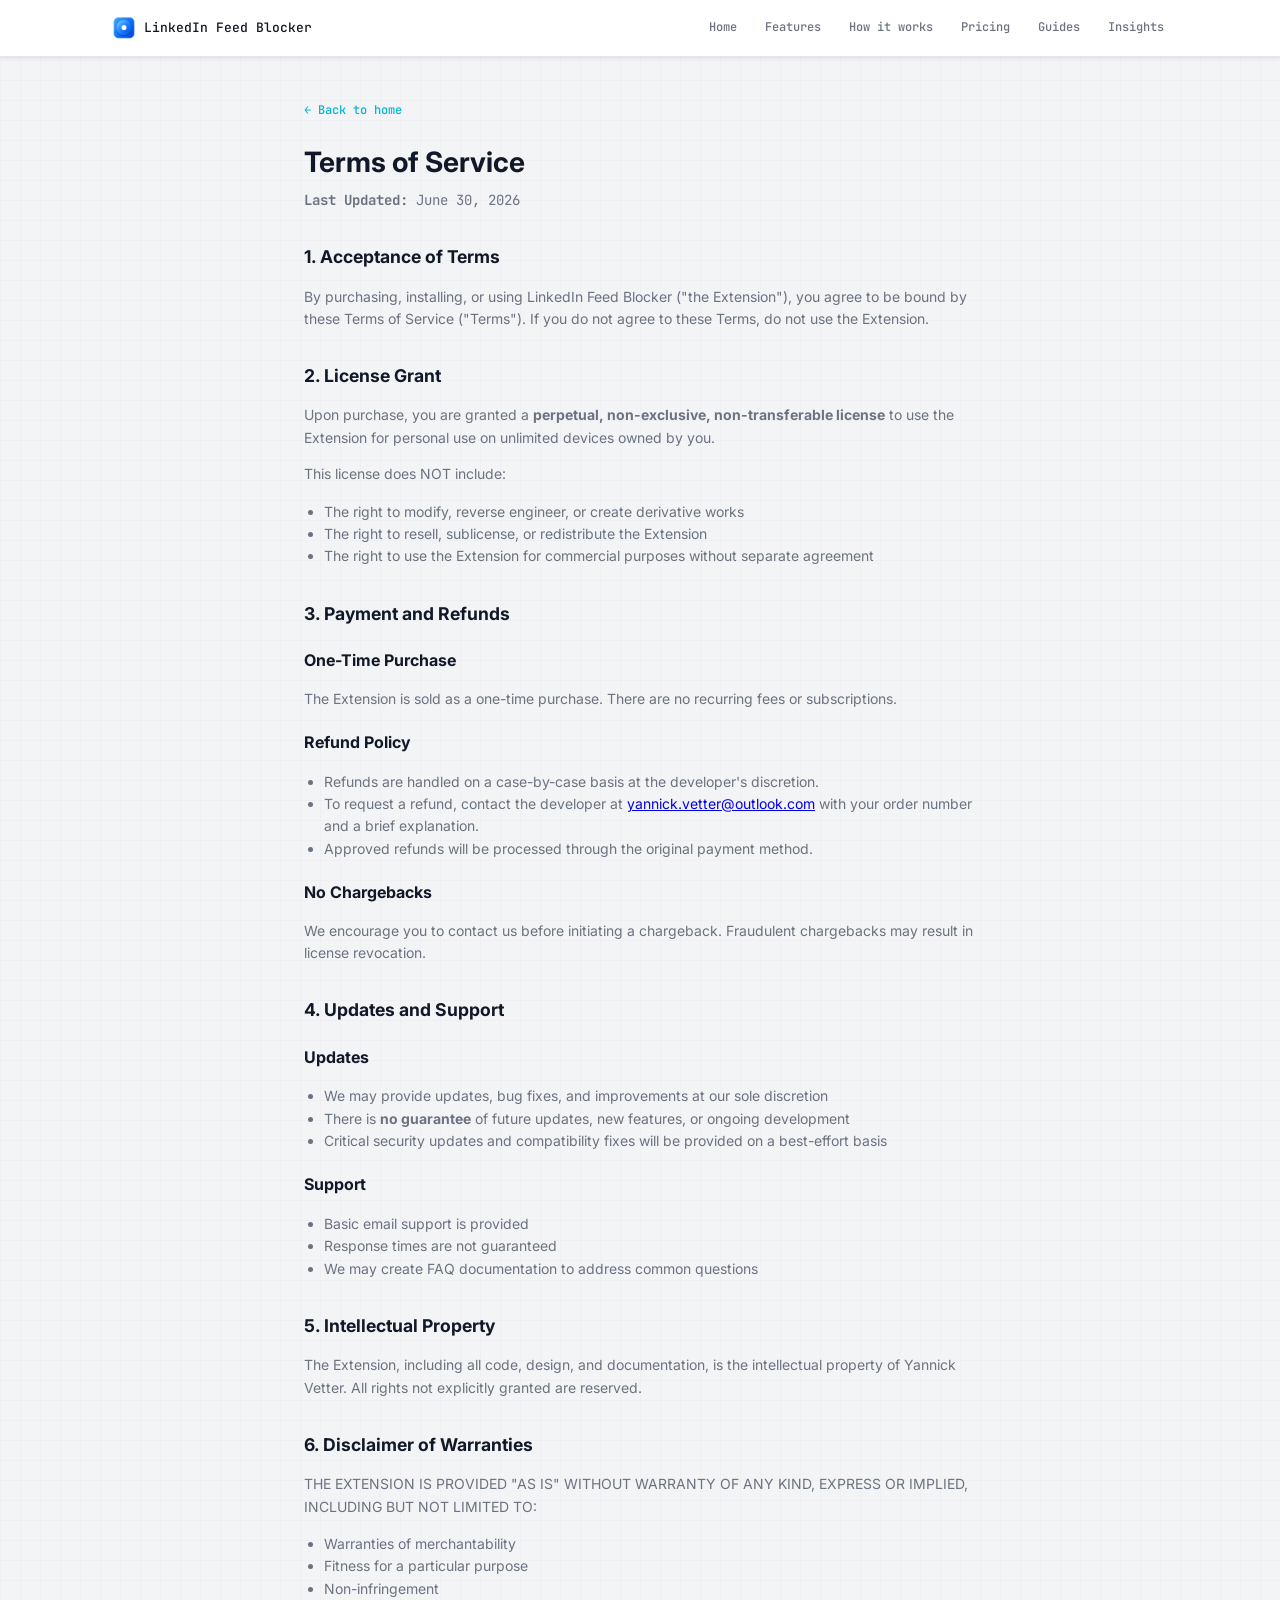
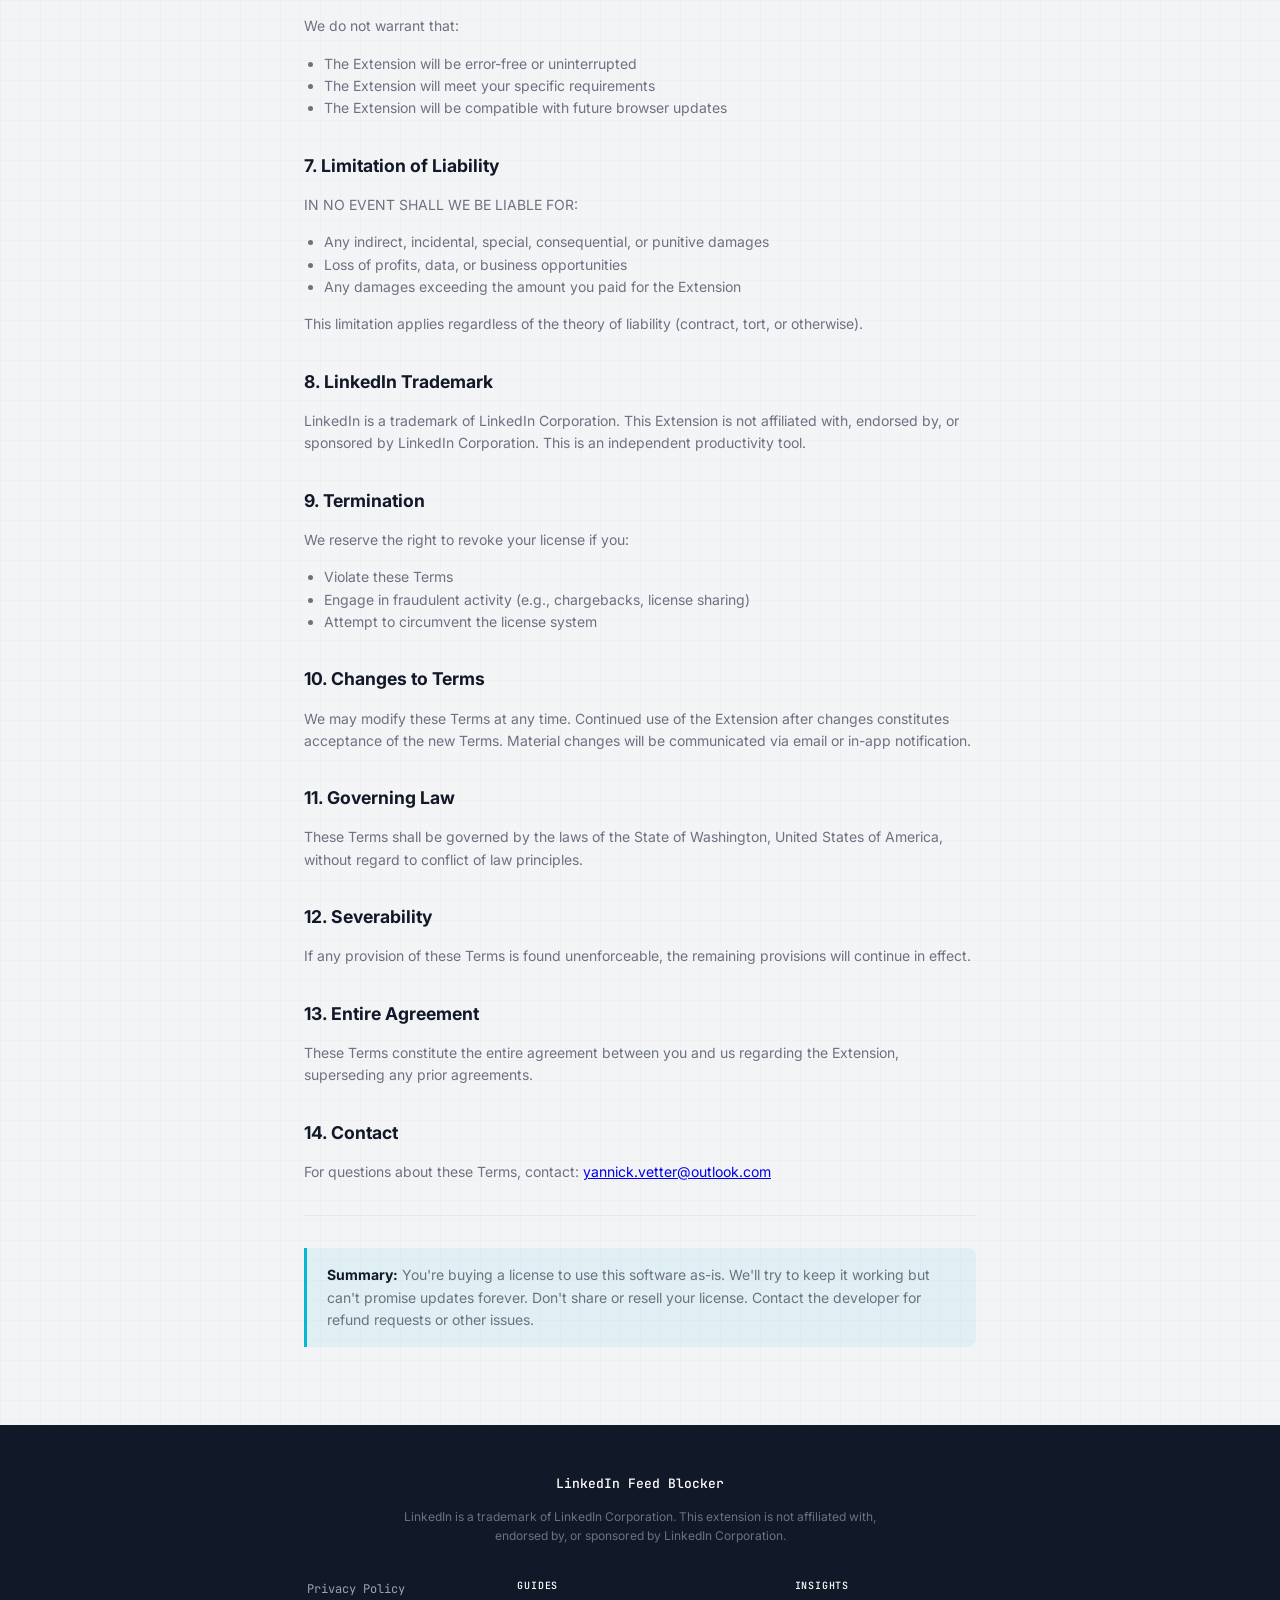
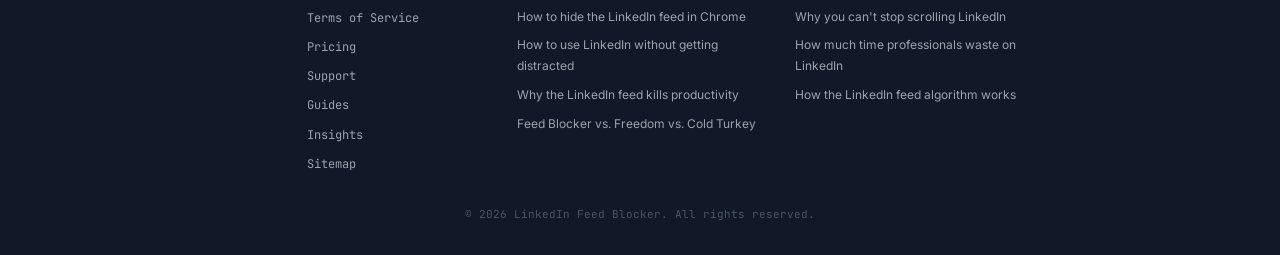
<file: terms-of-service.html>
<!DOCTYPE html>
<html lang="en">
<head>
  <meta charset="UTF-8">
  <meta name="viewport" content="width=device-width, initial-scale=1.0">
  <meta name="description" content="Terms of Service for LinkedIn Feed Blocker Chrome extension.">
  <title>Terms of Service — LinkedIn Feed Blocker</title>
  <link rel="icon" type="image/png" sizes="32x32" href="favicon-32x32.png">
  <link rel="icon" type="image/png" sizes="16x16" href="favicon-16x16.png">
  <link rel="apple-touch-icon" sizes="180x180" href="apple-touch-icon.png">
  <link rel="stylesheet" href="css/style.css">
</head>
<body>
  <header class="site-header">
    <nav class="nav container">
      <a href="index.html" class="logo">
        <img src="favicon-32x32.png" alt="" class="logo-icon">
        <span>LinkedIn Feed Blocker</span>
      </a>
      <ul class="nav-links">
        <li><a href="index.html">Home</a></li>
        <li><a href="index.html#features">Features</a></li>
        <li><a href="index.html#how-it-works">How it works</a></li>
        <li><a href="pricing.html">Pricing</a></li>
        <li><a href="guides/index.html">Guides</a></li>
        <li><a href="insights/index.html">Insights</a></li>
      </ul>
    </nav>
  </header>

  <main class="legal-page">
    <div class="container">
      <a href="index.html" class="back-link">&larr; Back to home</a>
      <h1>Terms of Service</h1>
      <p class="legal-meta"><strong>Last Updated:</strong> June 30, 2026</p>

      <h2>1. Acceptance of Terms</h2>
      <p>By purchasing, installing, or using LinkedIn Feed Blocker ("the Extension"), you agree to be bound by these Terms of Service ("Terms"). If you do not agree to these Terms, do not use the Extension.</p>

      <h2>2. License Grant</h2>
      <p>Upon purchase, you are granted a <strong>perpetual, non-exclusive, non-transferable license</strong> to use the Extension for personal use on unlimited devices owned by you.</p>
      <p>This license does NOT include:</p>
      <ul>
        <li>The right to modify, reverse engineer, or create derivative works</li>
        <li>The right to resell, sublicense, or redistribute the Extension</li>
        <li>The right to use the Extension for commercial purposes without separate agreement</li>
      </ul>

      <h2>3. Payment and Refunds</h2>
      <h3>One-Time Purchase</h3>
      <p>The Extension is sold as a one-time purchase. There are no recurring fees or subscriptions.</p>
      <h3>Refund Policy</h3>
      <ul>
        <li>Refunds are handled on a case-by-case basis at the developer's discretion.</li>
        <li>To request a refund, contact the developer at <a href="mailto:yannick.vetter@outlook.com">yannick.vetter@outlook.com</a> with your order number and a brief explanation.</li>
        <li>Approved refunds will be processed through the original payment method.</li>
      </ul>
      <h3>No Chargebacks</h3>
      <p>We encourage you to contact us before initiating a chargeback. Fraudulent chargebacks may result in license revocation.</p>

      <h2>4. Updates and Support</h2>
      <h3>Updates</h3>
      <ul>
        <li>We may provide updates, bug fixes, and improvements at our sole discretion</li>
        <li>There is <strong>no guarantee</strong> of future updates, new features, or ongoing development</li>
        <li>Critical security updates and compatibility fixes will be provided on a best-effort basis</li>
      </ul>
      <h3>Support</h3>
      <ul>
        <li>Basic email support is provided</li>
        <li>Response times are not guaranteed</li>
        <li>We may create FAQ documentation to address common questions</li>
      </ul>

      <h2>5. Intellectual Property</h2>
      <p>The Extension, including all code, design, and documentation, is the intellectual property of Yannick Vetter. All rights not explicitly granted are reserved.</p>

      <h2>6. Disclaimer of Warranties</h2>
      <p>THE EXTENSION IS PROVIDED "AS IS" WITHOUT WARRANTY OF ANY KIND, EXPRESS OR IMPLIED, INCLUDING BUT NOT LIMITED TO:</p>
      <ul>
        <li>Warranties of merchantability</li>
        <li>Fitness for a particular purpose</li>
        <li>Non-infringement</li>
      </ul>
      <p>We do not warrant that:</p>
      <ul>
        <li>The Extension will be error-free or uninterrupted</li>
        <li>The Extension will meet your specific requirements</li>
        <li>The Extension will be compatible with future browser updates</li>
      </ul>

      <h2>7. Limitation of Liability</h2>
      <p>IN NO EVENT SHALL WE BE LIABLE FOR:</p>
      <ul>
        <li>Any indirect, incidental, special, consequential, or punitive damages</li>
        <li>Loss of profits, data, or business opportunities</li>
        <li>Any damages exceeding the amount you paid for the Extension</li>
      </ul>
      <p>This limitation applies regardless of the theory of liability (contract, tort, or otherwise).</p>

      <h2>8. LinkedIn Trademark</h2>
      <p>LinkedIn is a trademark of LinkedIn Corporation. This Extension is not affiliated with, endorsed by, or sponsored by LinkedIn Corporation. This is an independent productivity tool.</p>

      <h2>9. Termination</h2>
      <p>We reserve the right to revoke your license if you:</p>
      <ul>
        <li>Violate these Terms</li>
        <li>Engage in fraudulent activity (e.g., chargebacks, license sharing)</li>
        <li>Attempt to circumvent the license system</li>
      </ul>

      <h2>10. Changes to Terms</h2>
      <p>We may modify these Terms at any time. Continued use of the Extension after changes constitutes acceptance of the new Terms. Material changes will be communicated via email or in-app notification.</p>

      <h2>11. Governing Law</h2>
      <p>These Terms shall be governed by the laws of the State of Washington, United States of America, without regard to conflict of law principles.</p>

      <h2>12. Severability</h2>
      <p>If any provision of these Terms is found unenforceable, the remaining provisions will continue in effect.</p>

      <h2>13. Entire Agreement</h2>
      <p>These Terms constitute the entire agreement between you and us regarding the Extension, superseding any prior agreements.</p>

      <h2>14. Contact</h2>
      <p>For questions about these Terms, contact: <a href="mailto:yannick.vetter@outlook.com">yannick.vetter@outlook.com</a></p>

      <hr>

      <p class="legal-summary"><strong>Summary:</strong> You're buying a license to use this software as-is. We'll try to keep it working but can't promise updates forever. Don't share or resell your license. Contact the developer for refund requests or other issues.</p>
    </div>
  </main>

  <footer class="site-footer">
    <div class="container footer-inner">
      <p class="footer-brand">LinkedIn Feed Blocker</p>
      <p class="footer-disclaimer">
        LinkedIn is a trademark of LinkedIn Corporation. This extension is not affiliated with, endorsed by, or sponsored by LinkedIn Corporation.
      </p>
      <div class="footer-grid">
        <nav class="footer-nav" aria-label="Site links">
          <ul class="footer-links">
            <li><a href="privacy-policy.html">Privacy Policy</a></li>
            <li><a href="terms-of-service.html">Terms of Service</a></li>
            <li><a href="pricing.html">Pricing</a></li>
            <li><a href="support.html">Support</a></li>
            <li><a href="guides/index.html">Guides</a></li>
            <li><a href="insights/index.html">Insights</a></li>
            <li><a href="sitemap.html">Sitemap</a></li>
          </ul>
        </nav>
        <div class="footer-col">
          <h2 class="footer-heading">Guides</h2>
          <ul class="footer-guide-list">
            <li><a href="guides/hide-linkedin-feed.html">How to hide the LinkedIn feed in Chrome</a></li>
            <li><a href="guides/linkedin-without-distraction.html">How to use LinkedIn without getting distracted</a></li>
            <li><a href="guides/linkedin-productivity.html">Why the LinkedIn feed kills productivity</a></li>
            <li><a href="guides/linkedin-blocker-comparison.html">Feed Blocker vs. Freedom vs. Cold Turkey</a></li>
          </ul>
        </div>
        <div class="footer-col">
          <h2 class="footer-heading">Insights</h2>
          <ul class="footer-guide-list">
            <li><a href="insights/psychology-scrolling-linkedin.html">Why you can't stop scrolling LinkedIn</a></li>
            <li><a href="insights/linkedin-time-waste.html">How much time professionals waste on LinkedIn</a></li>
            <li><a href="insights/linkedin-algorithm-feed.html">How the LinkedIn feed algorithm works</a></li>
          </ul>
        </div>
      </div>
      <p class="footer-copy">&copy; 2026 LinkedIn Feed Blocker. All rights reserved.</p>
    </div>
  </footer>
</body>
</html>
</file>
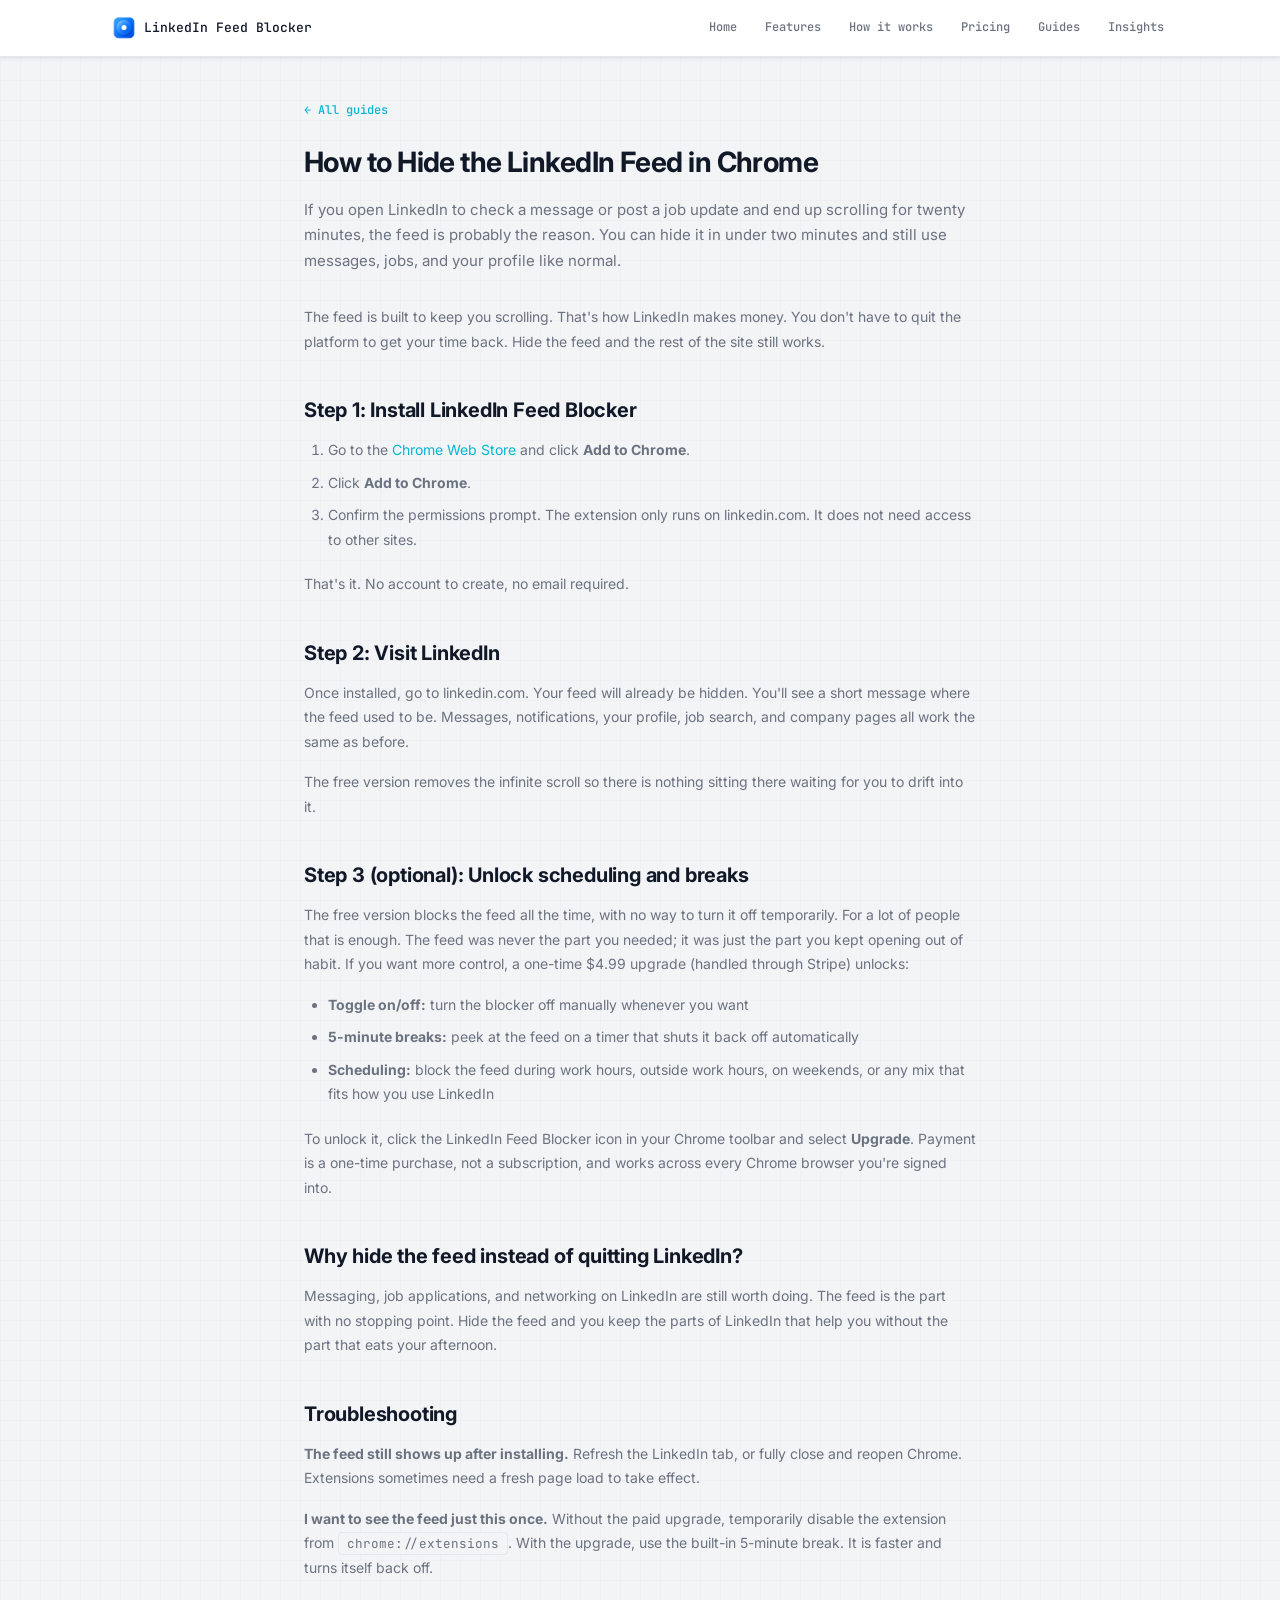
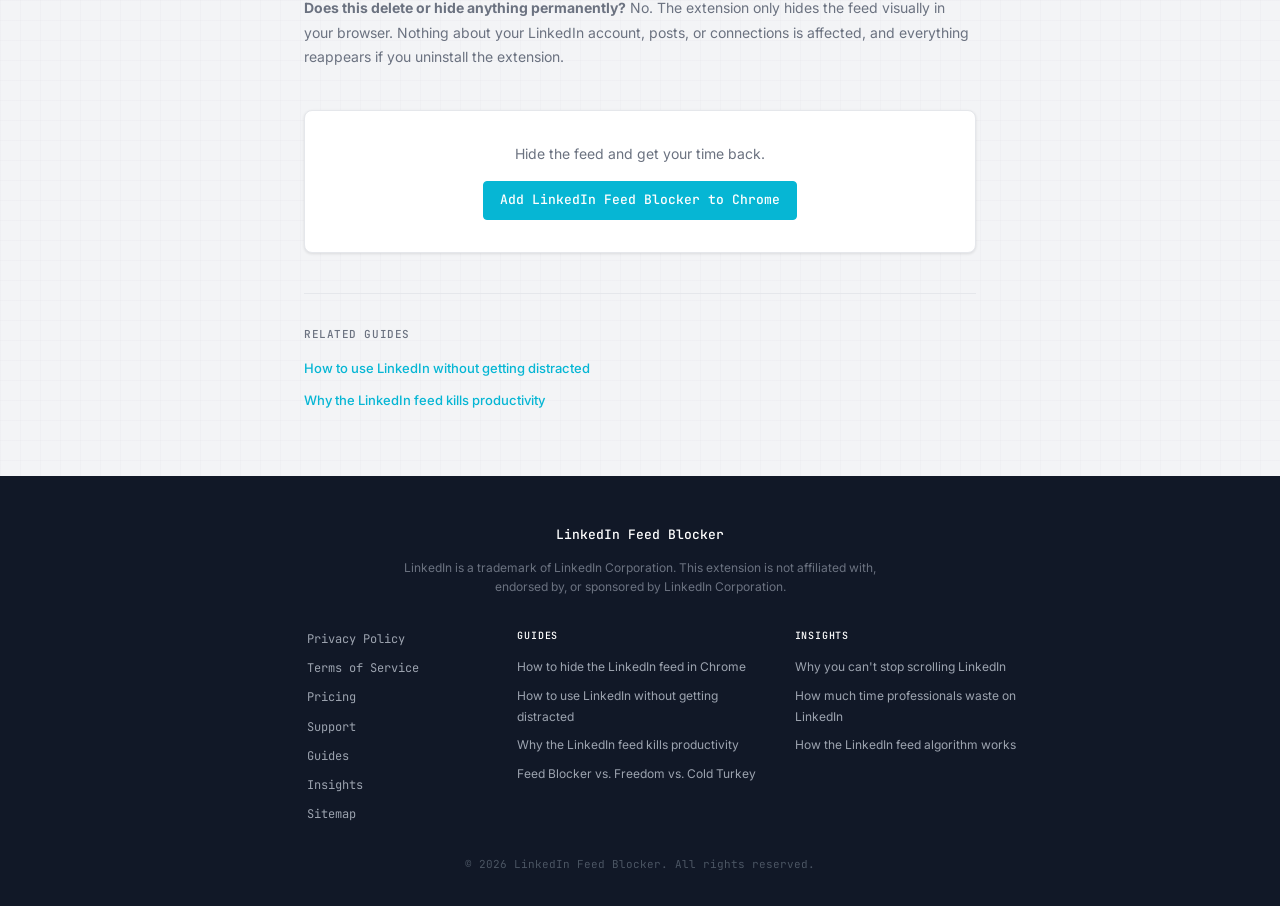
<file: guides/hide-linkedin-feed.html>
<!DOCTYPE html>
<html lang="en">
<head>
  <meta charset="UTF-8">
  <meta name="viewport" content="width=device-width, initial-scale=1.0">
  <meta name="description" content="Step-by-step guide to hiding your LinkedIn feed in Chrome using LinkedIn Feed Blocker. Block the scroll, keep messages, jobs, and your profile working.">
  <title>How to Hide the LinkedIn Feed in Chrome | LinkedIn Feed Blocker</title>
  <link rel="icon" type="image/png" sizes="32x32" href="favicon-32x32.png">
  <link rel="icon" type="image/png" sizes="16x16" href="favicon-16x16.png">
  <link rel="apple-touch-icon" sizes="180x180" href="apple-touch-icon.png">
  <link rel="stylesheet" href="../css/style.css">
</head>
<body>
  <header class="site-header">
    <nav class="nav container">
      <a href="../index.html" class="logo">
        <img src="../favicon-32x32.png" alt="" class="logo-icon">
        <span>LinkedIn Feed Blocker</span>
      </a>
      <ul class="nav-links">
        <li><a href="../index.html">Home</a></li>
        <li><a href="../index.html#features">Features</a></li>
        <li><a href="../index.html#how-it-works">How it works</a></li>
        <li><a href="../pricing.html">Pricing</a></li>
        <li><a href="index.html">Guides</a></li>
        <li><a href="../insights/index.html">Insights</a></li>
      </ul>
    </nav>
  </header>

  <main class="article-page">
    <div class="container">
      <a href="index.html" class="back-link">&larr; All guides</a>
      <article>
        <header class="article-header">
          <h1>How to Hide the LinkedIn Feed in Chrome</h1>
          <p class="article-lead">If you open LinkedIn to check a message or post a job update and end up scrolling for twenty minutes, the feed is probably the reason. You can hide it in under two minutes and still use messages, jobs, and your profile like normal.</p>
        </header>

        <div class="article-body">
          <p>The feed is built to keep you scrolling. That's how LinkedIn makes money. You don't have to quit the platform to get your time back. Hide the feed and the rest of the site still works.</p>

          <h2>Step 1: Install LinkedIn Feed Blocker</h2>
          <ol>
            <li>Go to the <a href="https://chromewebstore.google.com/detail/linkedin-feed-blocker/cdcoebobknnmaemookaicgbpkendplbb" target="_blank" rel="noopener noreferrer">Chrome Web Store</a> and click <strong>Add to Chrome</strong>.</li>
            <li>Click <strong>Add to Chrome</strong>.</li>
            <li>Confirm the permissions prompt. The extension only runs on linkedin.com. It does not need access to other sites.</li>
          </ol>
          <p>That's it. No account to create, no email required.</p>

          <h2>Step 2: Visit LinkedIn</h2>
          <p>Once installed, go to linkedin.com. Your feed will already be hidden. You'll see a short message where the feed used to be. Messages, notifications, your profile, job search, and company pages all work the same as before.</p>
          <p>The free version removes the infinite scroll so there is nothing sitting there waiting for you to drift into it.</p>

          <h2>Step 3 (optional): Unlock scheduling and breaks</h2>
          <p>The free version blocks the feed all the time, with no way to turn it off temporarily. For a lot of people that is enough. The feed was never the part you needed; it was just the part you kept opening out of habit. If you want more control, a one-time $4.99 upgrade (handled through Stripe) unlocks:</p>
          <ul>
            <li><strong>Toggle on/off:</strong> turn the blocker off manually whenever you want</li>
            <li><strong>5-minute breaks:</strong> peek at the feed on a timer that shuts it back off automatically</li>
            <li><strong>Scheduling:</strong> block the feed during work hours, outside work hours, on weekends, or any mix that fits how you use LinkedIn</li>
          </ul>
          <p>To unlock it, click the LinkedIn Feed Blocker icon in your Chrome toolbar and select <strong>Upgrade</strong>. Payment is a one-time purchase, not a subscription, and works across every Chrome browser you're signed into.</p>

          <h2>Why hide the feed instead of quitting LinkedIn?</h2>
          <p>Messaging, job applications, and networking on LinkedIn are still worth doing. The feed is the part with no stopping point. Hide the feed and you keep the parts of LinkedIn that help you without the part that eats your afternoon.</p>

          <h2>Troubleshooting</h2>
          <p><strong>The feed still shows up after installing.</strong> Refresh the LinkedIn tab, or fully close and reopen Chrome. Extensions sometimes need a fresh page load to take effect.</p>
          <p><strong>I want to see the feed just this once.</strong> Without the paid upgrade, temporarily disable the extension from <code>chrome://extensions</code>. With the upgrade, use the built-in 5-minute break. It is faster and turns itself back off.</p>
          <p><strong>Does this delete or hide anything permanently?</strong> No. The extension only hides the feed visually in your browser. Nothing about your LinkedIn account, posts, or connections is affected, and everything reappears if you uninstall the extension.</p>
        </div>

        <aside class="article-cta">
          <p class="article-cta-text">Hide the feed and get your time back.</p>
          <a href="https://chromewebstore.google.com/detail/linkedin-feed-blocker/cdcoebobknnmaemookaicgbpkendplbb" class="btn btn-primary" target="_blank" rel="noopener noreferrer">Add LinkedIn Feed Blocker to Chrome</a>
        </aside>

        <nav class="related-guides" aria-label="Related guides">
          <h2>Related guides</h2>
          <ul>
            <li><a href="linkedin-without-distraction.html">How to use LinkedIn without getting distracted</a></li>
            <li><a href="linkedin-productivity.html">Why the LinkedIn feed kills productivity</a></li>
          </ul>
        </nav>
      </article>
    </div>
  </main>

  <footer class="site-footer">
    <div class="container footer-inner">
      <p class="footer-brand">LinkedIn Feed Blocker</p>
      <p class="footer-disclaimer">
        LinkedIn is a trademark of LinkedIn Corporation. This extension is not affiliated with, endorsed by, or sponsored by LinkedIn Corporation.
      </p>
      <div class="footer-grid">
        <nav class="footer-nav" aria-label="Site links">
          <ul class="footer-links">
            <li><a href="../privacy-policy.html">Privacy Policy</a></li>
            <li><a href="../terms-of-service.html">Terms of Service</a></li>
            <li><a href="../pricing.html">Pricing</a></li>
            <li><a href="../support.html">Support</a></li>
            <li><a href="index.html">Guides</a></li>
            <li><a href="../insights/index.html">Insights</a></li>
            <li><a href="../sitemap.html">Sitemap</a></li>
          </ul>
        </nav>
        <div class="footer-col">
          <h2 class="footer-heading">Guides</h2>
          <ul class="footer-guide-list">
            <li><a href="hide-linkedin-feed.html">How to hide the LinkedIn feed in Chrome</a></li>
            <li><a href="linkedin-without-distraction.html">How to use LinkedIn without getting distracted</a></li>
            <li><a href="linkedin-productivity.html">Why the LinkedIn feed kills productivity</a></li>
            <li><a href="linkedin-blocker-comparison.html">Feed Blocker vs. Freedom vs. Cold Turkey</a></li>
          </ul>
        </div>
        <div class="footer-col">
          <h2 class="footer-heading">Insights</h2>
          <ul class="footer-guide-list">
            <li><a href="../insights/psychology-scrolling-linkedin.html">Why you can't stop scrolling LinkedIn</a></li>
            <li><a href="../insights/linkedin-time-waste.html">How much time professionals waste on LinkedIn</a></li>
            <li><a href="../insights/linkedin-algorithm-feed.html">How the LinkedIn feed algorithm works</a></li>
          </ul>
        </div>
      </div>
      <p class="footer-copy">&copy; 2026 LinkedIn Feed Blocker. All rights reserved.</p>
    </div>
  </footer>
</body>
</html>
</file>
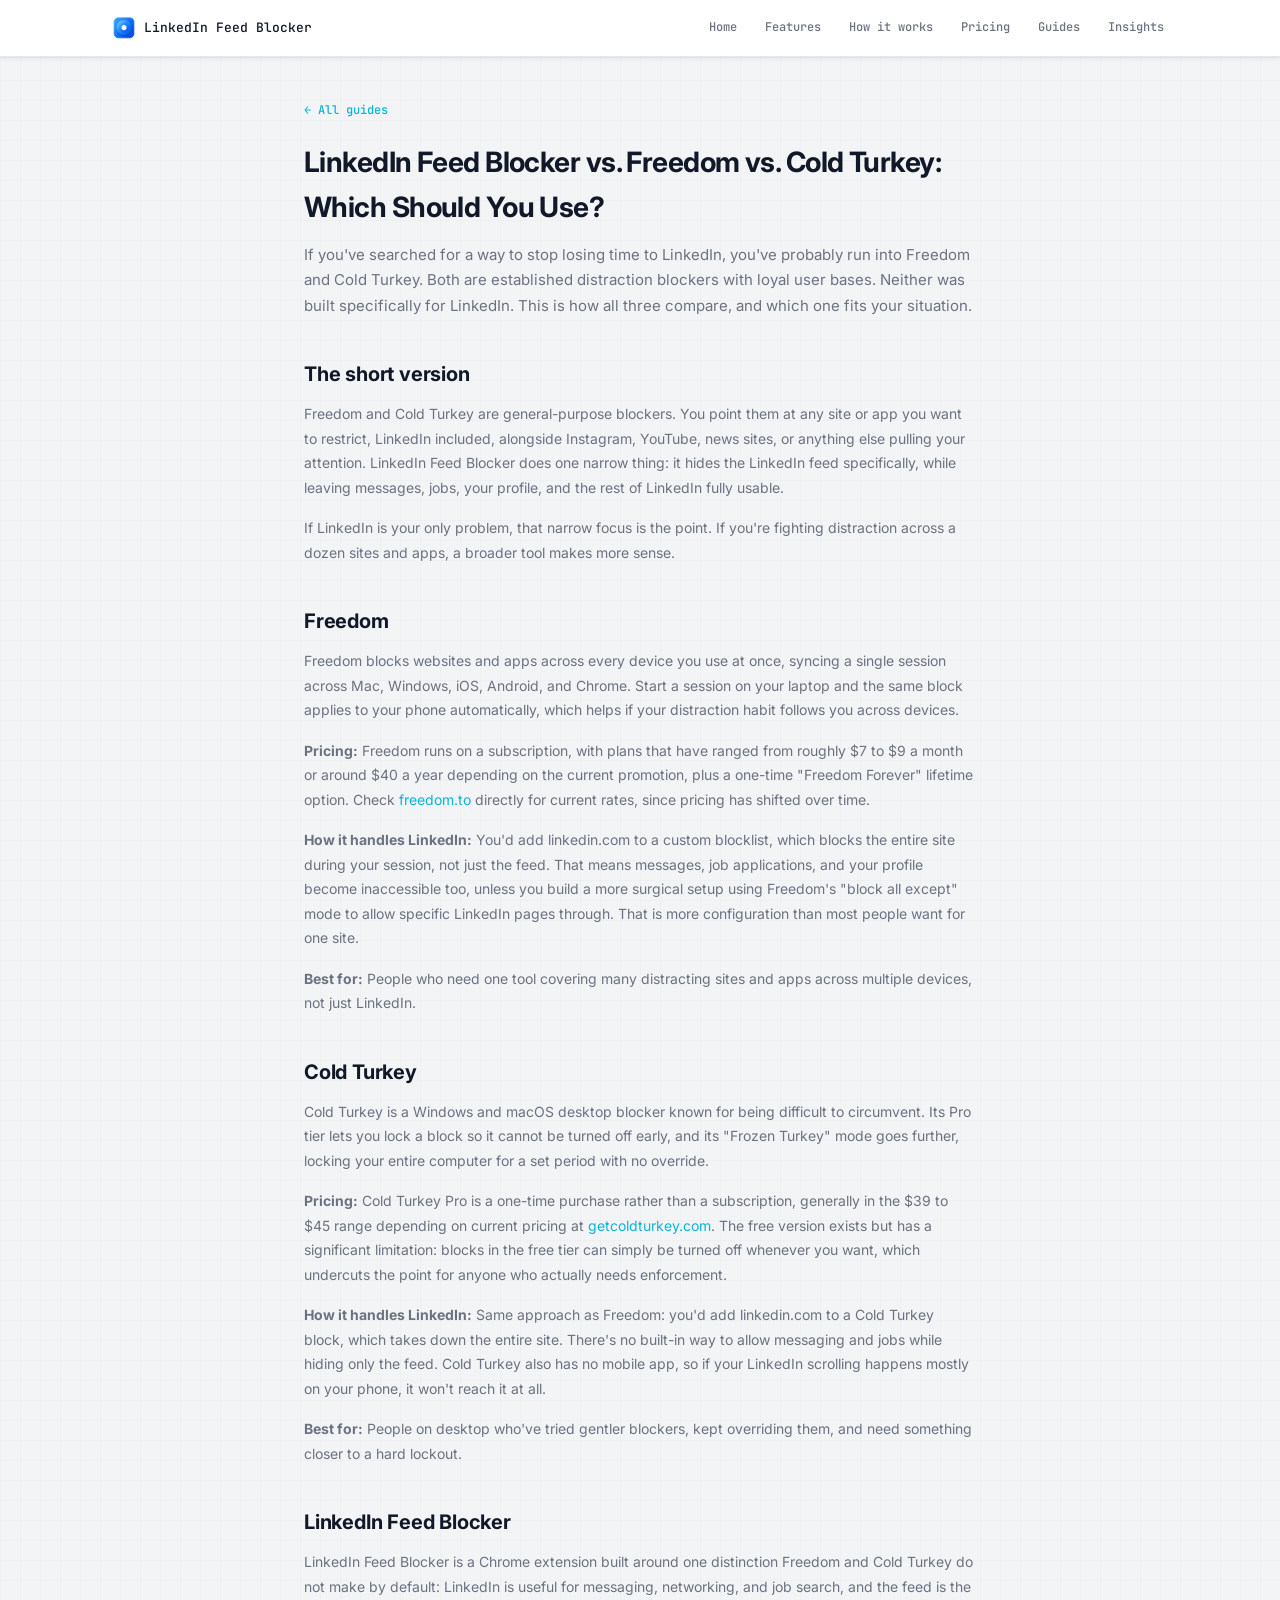
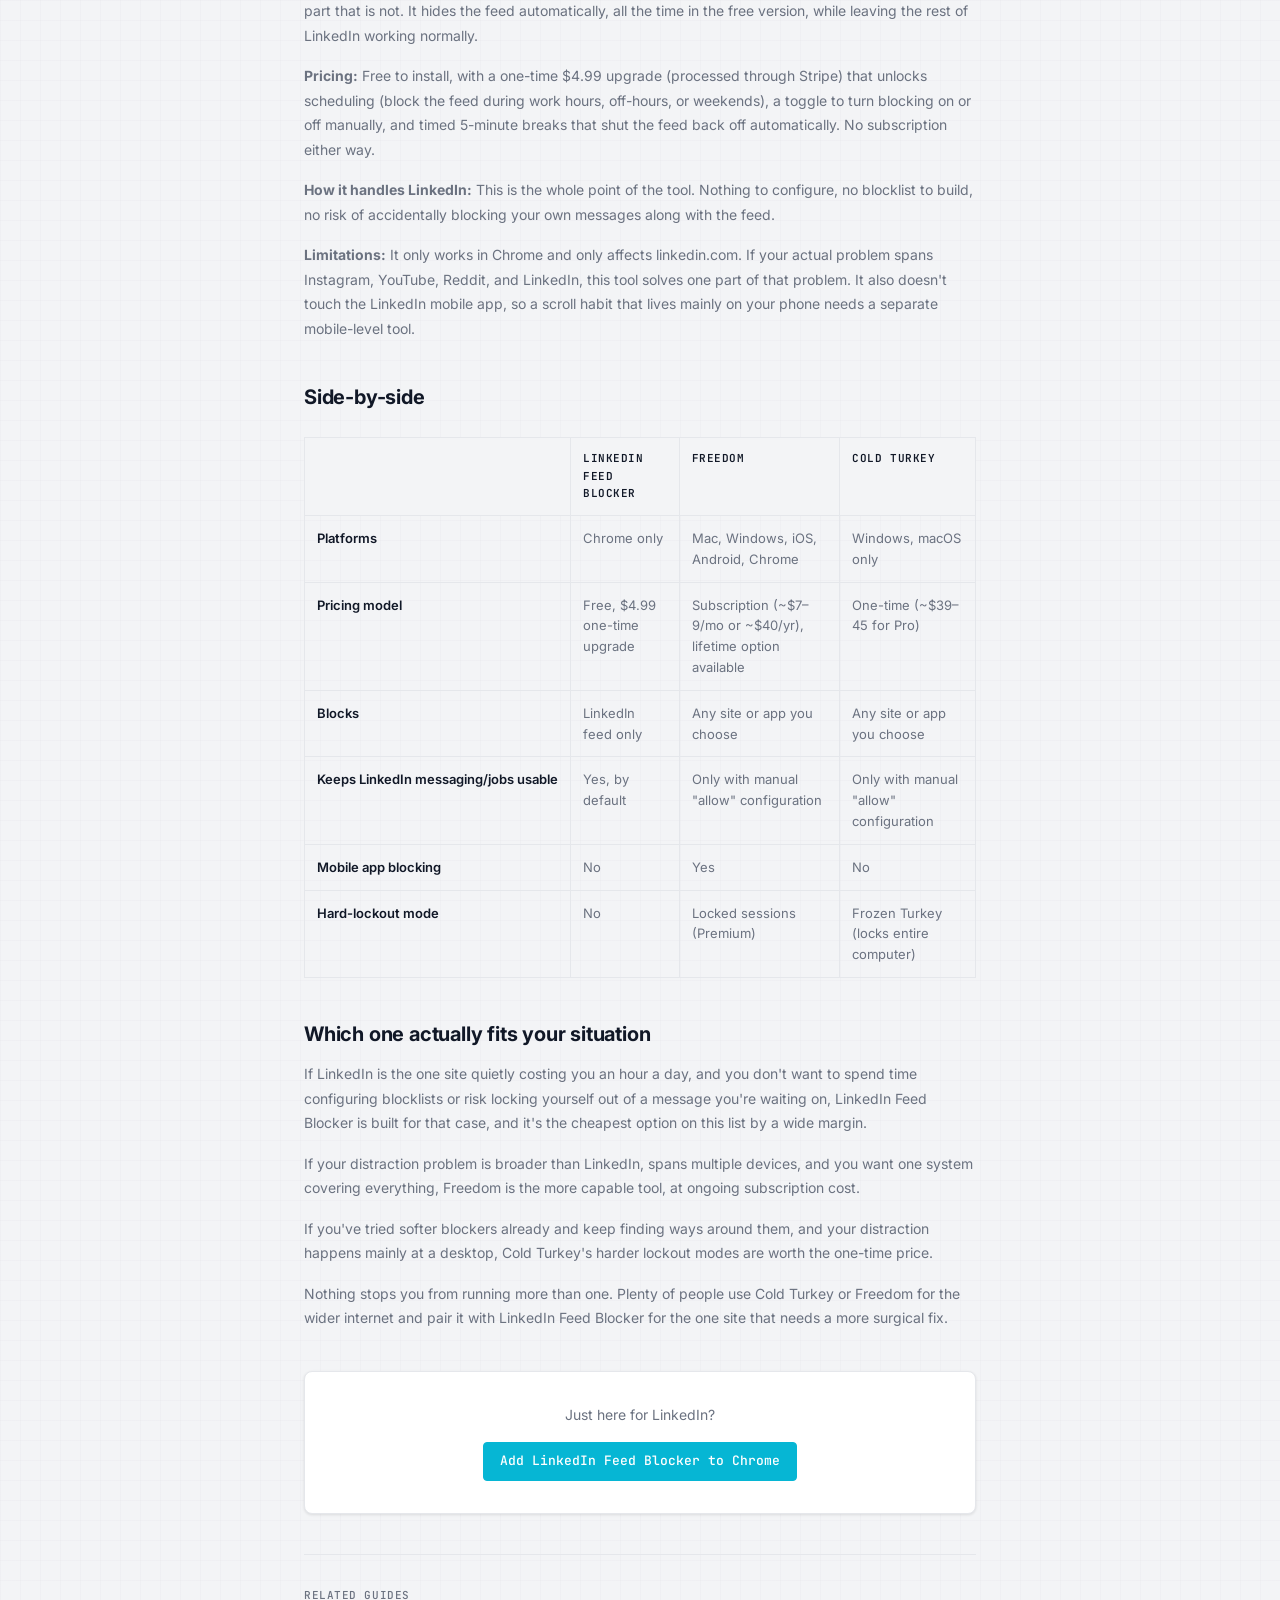
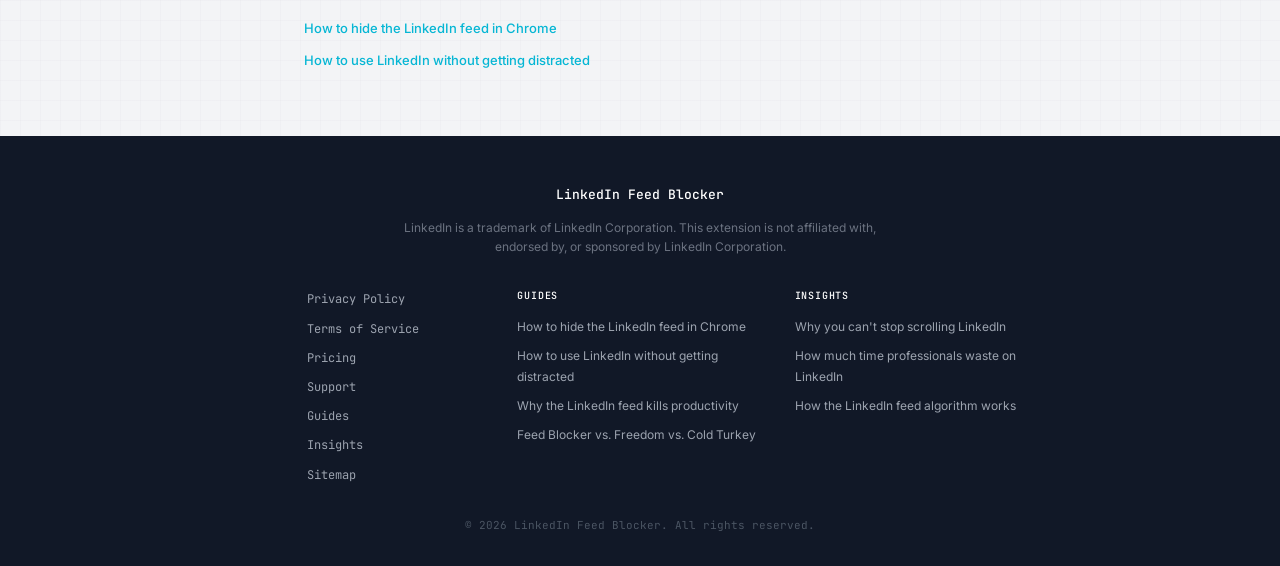
<file: guides/linkedin-blocker-comparison.html>
<!DOCTYPE html>
<html lang="en">
<head>
  <meta charset="UTF-8">
  <meta name="viewport" content="width=device-width, initial-scale=1.0">
  <meta name="description" content="A practical comparison of LinkedIn Feed Blocker, Freedom, and Cold Turkey, covering pricing, platform support, and which tool actually fits blocking LinkedIn specifically.">
  <title>LinkedIn Feed Blocker vs. Freedom vs. Cold Turkey | LinkedIn Feed Blocker</title>
  <link rel="icon" type="image/png" sizes="32x32" href="favicon-32x32.png">
  <link rel="icon" type="image/png" sizes="16x16" href="favicon-16x16.png">
  <link rel="apple-touch-icon" sizes="180x180" href="apple-touch-icon.png">
  <link rel="stylesheet" href="../css/style.css">
</head>
<body>
  <header class="site-header">
    <nav class="nav container">
      <a href="../index.html" class="logo">
        <img src="../favicon-32x32.png" alt="" class="logo-icon">
        <span>LinkedIn Feed Blocker</span>
      </a>
      <ul class="nav-links">
        <li><a href="../index.html">Home</a></li>
        <li><a href="../index.html#features">Features</a></li>
        <li><a href="../index.html#how-it-works">How it works</a></li>
        <li><a href="../pricing.html">Pricing</a></li>
        <li><a href="index.html">Guides</a></li>
        <li><a href="../insights/index.html">Insights</a></li>
      </ul>
    </nav>
  </header>

  <main class="article-page">
    <div class="container">
      <a href="index.html" class="back-link">&larr; All guides</a>
      <article>
        <header class="article-header">
          <h1>LinkedIn Feed Blocker vs. Freedom vs. Cold Turkey: Which Should You Use?</h1>
          <p class="article-lead">If you've searched for a way to stop losing time to LinkedIn, you've probably run into Freedom and Cold Turkey. Both are established distraction blockers with loyal user bases. Neither was built specifically for LinkedIn. This is how all three compare, and which one fits your situation.</p>
        </header>

        <div class="article-body">
          <h2>The short version</h2>
          <p>Freedom and Cold Turkey are general-purpose blockers. You point them at any site or app you want to restrict, LinkedIn included, alongside Instagram, YouTube, news sites, or anything else pulling your attention. LinkedIn Feed Blocker does one narrow thing: it hides the LinkedIn feed specifically, while leaving messages, jobs, your profile, and the rest of LinkedIn fully usable.</p>
          <p>If LinkedIn is your only problem, that narrow focus is the point. If you're fighting distraction across a dozen sites and apps, a broader tool makes more sense.</p>

          <h2>Freedom</h2>
          <p>Freedom blocks websites and apps across every device you use at once, syncing a single session across Mac, Windows, iOS, Android, and Chrome. Start a session on your laptop and the same block applies to your phone automatically, which helps if your distraction habit follows you across devices.</p>
          <p><strong>Pricing:</strong> Freedom runs on a subscription, with plans that have ranged from roughly $7 to $9 a month or around $40 a year depending on the current promotion, plus a one-time "Freedom Forever" lifetime option. Check <a href="https://freedom.to/" rel="noopener noreferrer">freedom.to</a> directly for current rates, since pricing has shifted over time.</p>
          <p><strong>How it handles LinkedIn:</strong> You'd add linkedin.com to a custom blocklist, which blocks the entire site during your session, not just the feed. That means messages, job applications, and your profile become inaccessible too, unless you build a more surgical setup using Freedom's "block all except" mode to allow specific LinkedIn pages through. That is more configuration than most people want for one site.</p>
          <p><strong>Best for:</strong> People who need one tool covering many distracting sites and apps across multiple devices, not just LinkedIn.</p>

          <h2>Cold Turkey</h2>
          <p>Cold Turkey is a Windows and macOS desktop blocker known for being difficult to circumvent. Its Pro tier lets you lock a block so it cannot be turned off early, and its "Frozen Turkey" mode goes further, locking your entire computer for a set period with no override.</p>
          <p><strong>Pricing:</strong> Cold Turkey Pro is a one-time purchase rather than a subscription, generally in the $39 to $45 range depending on current pricing at <a href="https://getcoldturkey.com/" rel="noopener noreferrer">getcoldturkey.com</a>. The free version exists but has a significant limitation: blocks in the free tier can simply be turned off whenever you want, which undercuts the point for anyone who actually needs enforcement.</p>
          <p><strong>How it handles LinkedIn:</strong> Same approach as Freedom: you'd add linkedin.com to a Cold Turkey block, which takes down the entire site. There's no built-in way to allow messaging and jobs while hiding only the feed. Cold Turkey also has no mobile app, so if your LinkedIn scrolling happens mostly on your phone, it won't reach it at all.</p>
          <p><strong>Best for:</strong> People on desktop who've tried gentler blockers, kept overriding them, and need something closer to a hard lockout.</p>

          <h2>LinkedIn Feed Blocker</h2>
          <p>LinkedIn Feed Blocker is a Chrome extension built around one distinction Freedom and Cold Turkey do not make by default: LinkedIn is useful for messaging, networking, and job search, and the feed is the part that is not. It hides the feed automatically, all the time in the free version, while leaving the rest of LinkedIn working normally.</p>
          <p><strong>Pricing:</strong> Free to install, with a one-time $4.99 upgrade (processed through Stripe) that unlocks scheduling (block the feed during work hours, off-hours, or weekends), a toggle to turn blocking on or off manually, and timed 5-minute breaks that shut the feed back off automatically. No subscription either way.</p>
          <p><strong>How it handles LinkedIn:</strong> This is the whole point of the tool. Nothing to configure, no blocklist to build, no risk of accidentally blocking your own messages along with the feed.</p>
          <p><strong>Limitations:</strong> It only works in Chrome and only affects linkedin.com. If your actual problem spans Instagram, YouTube, Reddit, and LinkedIn, this tool solves one part of that problem. It also doesn't touch the LinkedIn mobile app, so a scroll habit that lives mainly on your phone needs a separate mobile-level tool.</p>

          <h2>Side-by-side</h2>
          <table class="comparison-table">
            <thead>
              <tr>
                <th></th>
                <th>LinkedIn Feed Blocker</th>
                <th>Freedom</th>
                <th>Cold Turkey</th>
              </tr>
            </thead>
            <tbody>
              <tr>
                <td>Platforms</td>
                <td>Chrome only</td>
                <td>Mac, Windows, iOS, Android, Chrome</td>
                <td>Windows, macOS only</td>
              </tr>
              <tr>
                <td>Pricing model</td>
                <td>Free, $4.99 one-time upgrade</td>
                <td>Subscription (~$7–9/mo or ~$40/yr), lifetime option available</td>
                <td>One-time (~$39–45 for Pro)</td>
              </tr>
              <tr>
                <td>Blocks</td>
                <td>LinkedIn feed only</td>
                <td>Any site or app you choose</td>
                <td>Any site or app you choose</td>
              </tr>
              <tr>
                <td>Keeps LinkedIn messaging/jobs usable</td>
                <td>Yes, by default</td>
                <td>Only with manual "allow" configuration</td>
                <td>Only with manual "allow" configuration</td>
              </tr>
              <tr>
                <td>Mobile app blocking</td>
                <td>No</td>
                <td>Yes</td>
                <td>No</td>
              </tr>
              <tr>
                <td>Hard-lockout mode</td>
                <td>No</td>
                <td>Locked sessions (Premium)</td>
                <td>Frozen Turkey (locks entire computer)</td>
              </tr>
            </tbody>
          </table>

          <h2>Which one actually fits your situation</h2>
          <p>If LinkedIn is the one site quietly costing you an hour a day, and you don't want to spend time configuring blocklists or risk locking yourself out of a message you're waiting on, LinkedIn Feed Blocker is built for that case, and it's the cheapest option on this list by a wide margin.</p>
          <p>If your distraction problem is broader than LinkedIn, spans multiple devices, and you want one system covering everything, Freedom is the more capable tool, at ongoing subscription cost.</p>
          <p>If you've tried softer blockers already and keep finding ways around them, and your distraction happens mainly at a desktop, Cold Turkey's harder lockout modes are worth the one-time price.</p>
          <p>Nothing stops you from running more than one. Plenty of people use Cold Turkey or Freedom for the wider internet and pair it with LinkedIn Feed Blocker for the one site that needs a more surgical fix.</p>
        </div>

        <aside class="article-cta">
          <p class="article-cta-text">Just here for LinkedIn?</p>
          <a href="https://chromewebstore.google.com/detail/linkedin-feed-blocker/cdcoebobknnmaemookaicgbpkendplbb" class="btn btn-primary" target="_blank" rel="noopener noreferrer">Add LinkedIn Feed Blocker to Chrome</a>
        </aside>

        <nav class="related-guides" aria-label="Related guides">
          <h2>Related guides</h2>
          <ul>
            <li><a href="hide-linkedin-feed.html">How to hide the LinkedIn feed in Chrome</a></li>
            <li><a href="linkedin-without-distraction.html">How to use LinkedIn without getting distracted</a></li>
          </ul>
        </nav>
      </article>
    </div>
  </main>

  <footer class="site-footer">
    <div class="container footer-inner">
      <p class="footer-brand">LinkedIn Feed Blocker</p>
      <p class="footer-disclaimer">
        LinkedIn is a trademark of LinkedIn Corporation. This extension is not affiliated with, endorsed by, or sponsored by LinkedIn Corporation.
      </p>
      <div class="footer-grid">
        <nav class="footer-nav" aria-label="Site links">
          <ul class="footer-links">
            <li><a href="../privacy-policy.html">Privacy Policy</a></li>
            <li><a href="../terms-of-service.html">Terms of Service</a></li>
            <li><a href="../pricing.html">Pricing</a></li>
            <li><a href="../support.html">Support</a></li>
            <li><a href="index.html">Guides</a></li>
            <li><a href="../insights/index.html">Insights</a></li>
            <li><a href="../sitemap.html">Sitemap</a></li>
          </ul>
        </nav>
        <div class="footer-col">
          <h2 class="footer-heading">Guides</h2>
          <ul class="footer-guide-list">
            <li><a href="hide-linkedin-feed.html">How to hide the LinkedIn feed in Chrome</a></li>
            <li><a href="linkedin-without-distraction.html">How to use LinkedIn without getting distracted</a></li>
            <li><a href="linkedin-productivity.html">Why the LinkedIn feed kills productivity</a></li>
            <li><a href="linkedin-blocker-comparison.html">Feed Blocker vs. Freedom vs. Cold Turkey</a></li>
          </ul>
        </div>
        <div class="footer-col">
          <h2 class="footer-heading">Insights</h2>
          <ul class="footer-guide-list">
            <li><a href="../insights/psychology-scrolling-linkedin.html">Why you can't stop scrolling LinkedIn</a></li>
            <li><a href="../insights/linkedin-time-waste.html">How much time professionals waste on LinkedIn</a></li>
            <li><a href="../insights/linkedin-algorithm-feed.html">How the LinkedIn feed algorithm works</a></li>
          </ul>
        </div>
      </div>
      <p class="footer-copy">&copy; 2026 LinkedIn Feed Blocker. All rights reserved.</p>
    </div>
  </footer>
</body>
</html>
</file>
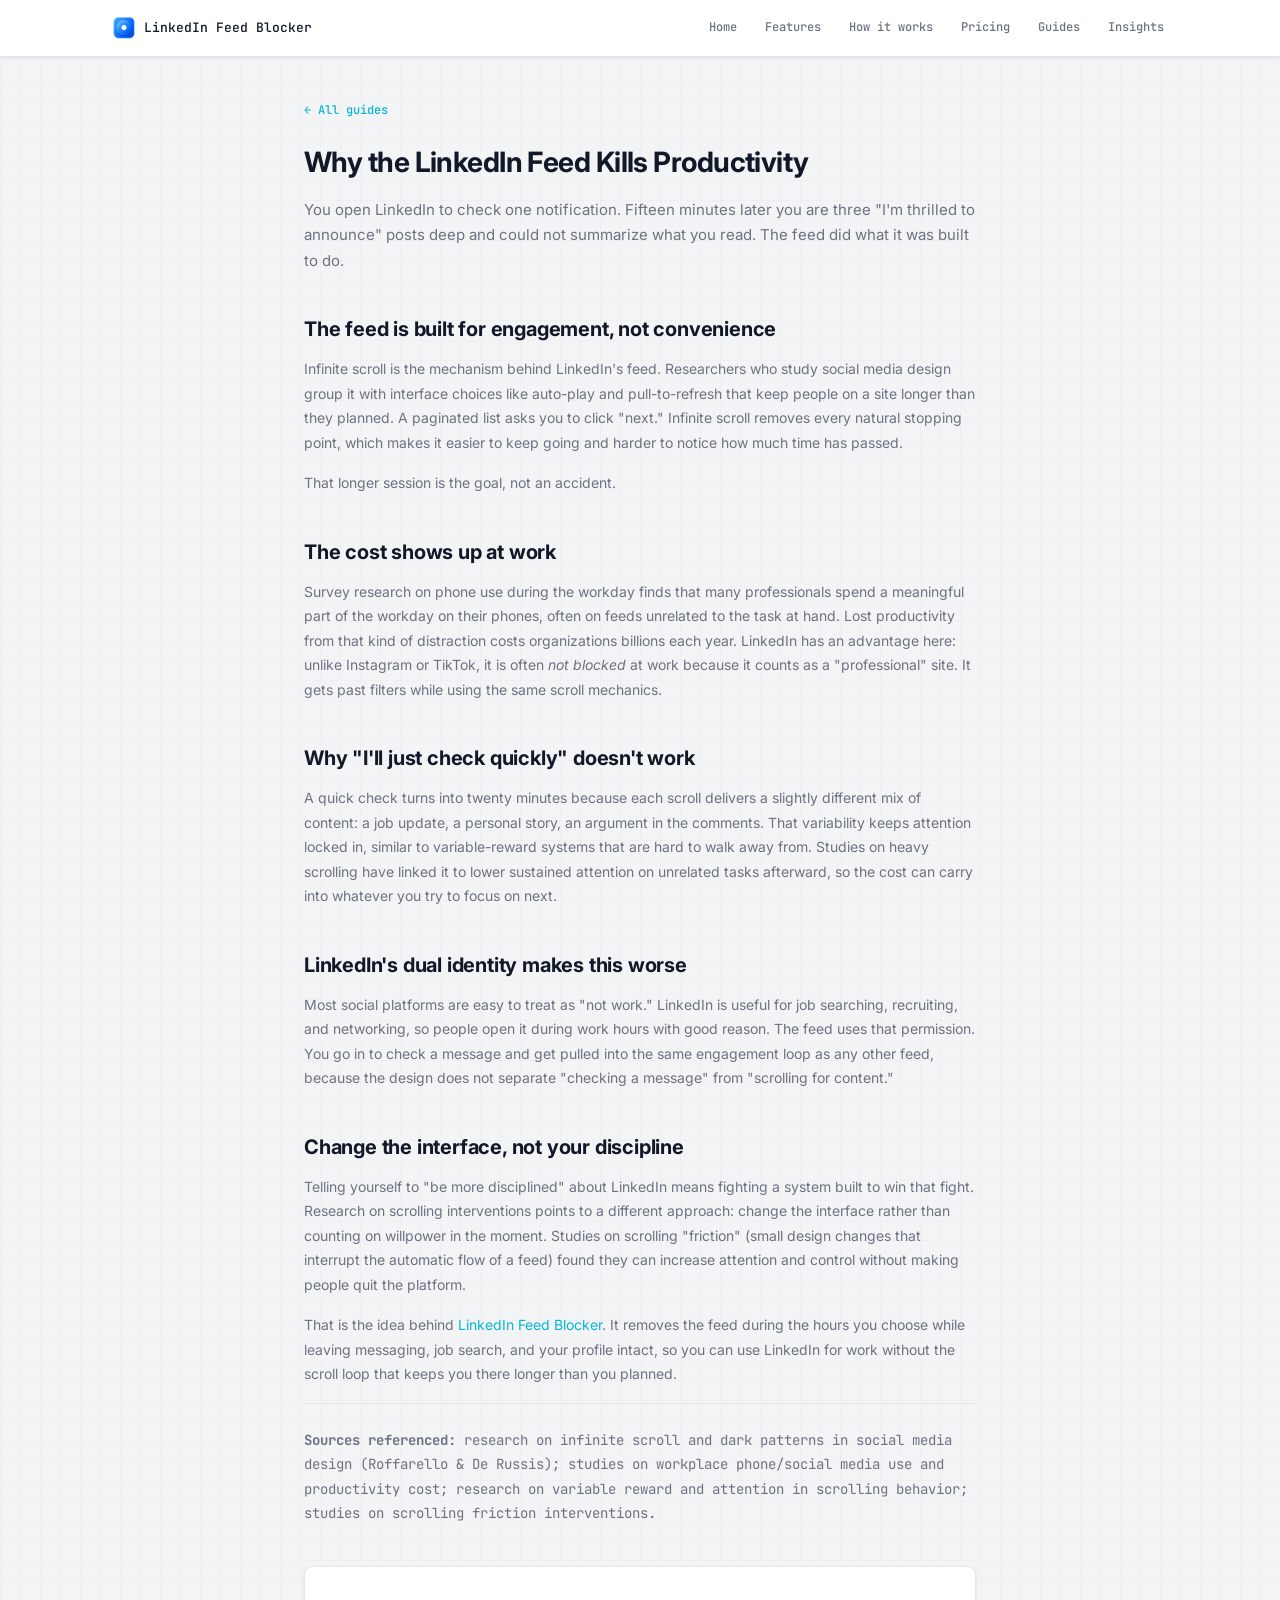
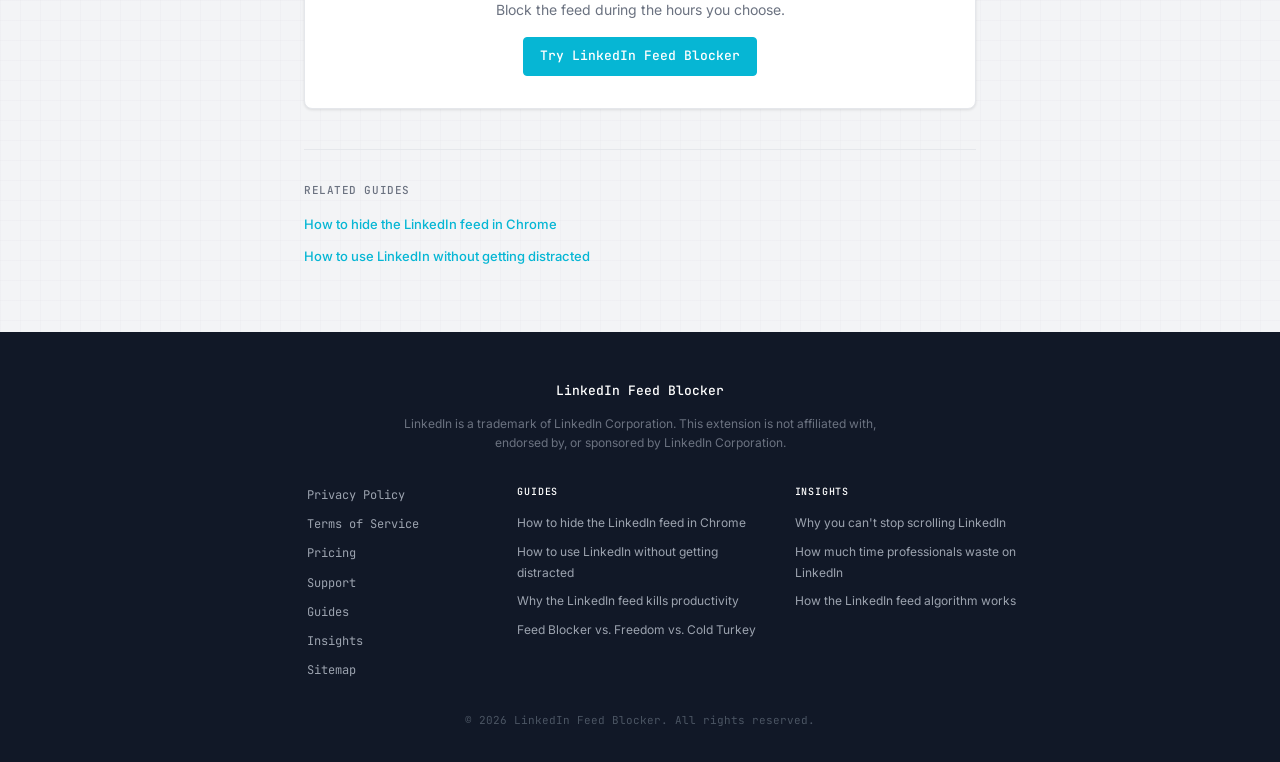
<file: guides/linkedin-productivity.html>
<!DOCTYPE html>
<html lang="en">
<head>
  <meta charset="UTF-8">
  <meta name="viewport" content="width=device-width, initial-scale=1.0">
  <meta name="description" content="The LinkedIn feed is built to maximize time on site. What research says about infinite scroll, attention, and workplace focus.">
  <title>Why the LinkedIn Feed Kills Productivity | LinkedIn Feed Blocker</title>
  <link rel="icon" type="image/png" sizes="32x32" href="favicon-32x32.png">
  <link rel="icon" type="image/png" sizes="16x16" href="favicon-16x16.png">
  <link rel="apple-touch-icon" sizes="180x180" href="apple-touch-icon.png">
  <link rel="stylesheet" href="../css/style.css">
</head>
<body>
  <header class="site-header">
    <nav class="nav container">
      <a href="../index.html" class="logo">
        <img src="../favicon-32x32.png" alt="" class="logo-icon">
        <span>LinkedIn Feed Blocker</span>
      </a>
      <ul class="nav-links">
        <li><a href="../index.html">Home</a></li>
        <li><a href="../index.html#features">Features</a></li>
        <li><a href="../index.html#how-it-works">How it works</a></li>
        <li><a href="../pricing.html">Pricing</a></li>
        <li><a href="index.html">Guides</a></li>
        <li><a href="../insights/index.html">Insights</a></li>
      </ul>
    </nav>
  </header>

  <main class="article-page">
    <div class="container">
      <a href="index.html" class="back-link">&larr; All guides</a>
      <article>
        <header class="article-header">
          <h1>Why the LinkedIn Feed Kills Productivity</h1>
          <p class="article-lead">You open LinkedIn to check one notification. Fifteen minutes later you are three "I'm thrilled to announce" posts deep and could not summarize what you read. The feed did what it was built to do.</p>
        </header>

        <div class="article-body">
          <h2>The feed is built for engagement, not convenience</h2>
          <p>Infinite scroll is the mechanism behind LinkedIn's feed. Researchers who study social media design group it with interface choices like auto-play and pull-to-refresh that keep people on a site longer than they planned. A paginated list asks you to click "next." Infinite scroll removes every natural stopping point, which makes it easier to keep going and harder to notice how much time has passed.</p>
          <p>That longer session is the goal, not an accident.</p>

          <h2>The cost shows up at work</h2>
          <p>Survey research on phone use during the workday finds that many professionals spend a meaningful part of the workday on their phones, often on feeds unrelated to the task at hand. Lost productivity from that kind of distraction costs organizations billions each year. LinkedIn has an advantage here: unlike Instagram or TikTok, it is often <em>not blocked</em> at work because it counts as a "professional" site. It gets past filters while using the same scroll mechanics.</p>

          <h2>Why "I'll just check quickly" doesn't work</h2>
          <p>A quick check turns into twenty minutes because each scroll delivers a slightly different mix of content: a job update, a personal story, an argument in the comments. That variability keeps attention locked in, similar to variable-reward systems that are hard to walk away from. Studies on heavy scrolling have linked it to lower sustained attention on unrelated tasks afterward, so the cost can carry into whatever you try to focus on next.</p>

          <h2>LinkedIn's dual identity makes this worse</h2>
          <p>Most social platforms are easy to treat as "not work." LinkedIn is useful for job searching, recruiting, and networking, so people open it during work hours with good reason. The feed uses that permission. You go in to check a message and get pulled into the same engagement loop as any other feed, because the design does not separate "checking a message" from "scrolling for content."</p>

          <h2>Change the interface, not your discipline</h2>
          <p>Telling yourself to "be more disciplined" about LinkedIn means fighting a system built to win that fight. Research on scrolling interventions points to a different approach: change the interface rather than counting on willpower in the moment. Studies on scrolling "friction" (small design changes that interrupt the automatic flow of a feed) found they can increase attention and control without making people quit the platform.</p>
          <p>That is the idea behind <a href="https://yvetter438.github.io/LinkedInFeedBlockerWebsite/">LinkedIn Feed Blocker</a>. It removes the feed during the hours you choose while leaving messaging, job search, and your profile intact, so you can use LinkedIn for work without the scroll loop that keeps you there longer than you planned.</p>

          <p class="article-sources"><strong>Sources referenced:</strong> research on infinite scroll and dark patterns in social media design (Roffarello &amp; De Russis); studies on workplace phone/social media use and productivity cost; research on variable reward and attention in scrolling behavior; studies on scrolling friction interventions.</p>
        </div>

        <aside class="article-cta">
          <p class="article-cta-text">Block the feed during the hours you choose.</p>
          <a href="https://chromewebstore.google.com/detail/linkedin-feed-blocker/cdcoebobknnmaemookaicgbpkendplbb" class="btn btn-primary" target="_blank" rel="noopener noreferrer">Try LinkedIn Feed Blocker</a>
        </aside>

        <nav class="related-guides" aria-label="Related guides">
          <h2>Related guides</h2>
          <ul>
            <li><a href="hide-linkedin-feed.html">How to hide the LinkedIn feed in Chrome</a></li>
            <li><a href="linkedin-without-distraction.html">How to use LinkedIn without getting distracted</a></li>
          </ul>
        </nav>
      </article>
    </div>
  </main>

  <footer class="site-footer">
    <div class="container footer-inner">
      <p class="footer-brand">LinkedIn Feed Blocker</p>
      <p class="footer-disclaimer">
        LinkedIn is a trademark of LinkedIn Corporation. This extension is not affiliated with, endorsed by, or sponsored by LinkedIn Corporation.
      </p>
      <div class="footer-grid">
        <nav class="footer-nav" aria-label="Site links">
          <ul class="footer-links">
            <li><a href="../privacy-policy.html">Privacy Policy</a></li>
            <li><a href="../terms-of-service.html">Terms of Service</a></li>
            <li><a href="../pricing.html">Pricing</a></li>
            <li><a href="../support.html">Support</a></li>
            <li><a href="index.html">Guides</a></li>
            <li><a href="../insights/index.html">Insights</a></li>
            <li><a href="../sitemap.html">Sitemap</a></li>
          </ul>
        </nav>
        <div class="footer-col">
          <h2 class="footer-heading">Guides</h2>
          <ul class="footer-guide-list">
            <li><a href="hide-linkedin-feed.html">How to hide the LinkedIn feed in Chrome</a></li>
            <li><a href="linkedin-without-distraction.html">How to use LinkedIn without getting distracted</a></li>
            <li><a href="linkedin-productivity.html">Why the LinkedIn feed kills productivity</a></li>
            <li><a href="linkedin-blocker-comparison.html">Feed Blocker vs. Freedom vs. Cold Turkey</a></li>
          </ul>
        </div>
        <div class="footer-col">
          <h2 class="footer-heading">Insights</h2>
          <ul class="footer-guide-list">
            <li><a href="../insights/psychology-scrolling-linkedin.html">Why you can't stop scrolling LinkedIn</a></li>
            <li><a href="../insights/linkedin-time-waste.html">How much time professionals waste on LinkedIn</a></li>
            <li><a href="../insights/linkedin-algorithm-feed.html">How the LinkedIn feed algorithm works</a></li>
          </ul>
        </div>
      </div>
      <p class="footer-copy">&copy; 2026 LinkedIn Feed Blocker. All rights reserved.</p>
    </div>
  </footer>
</body>
</html>
</file>
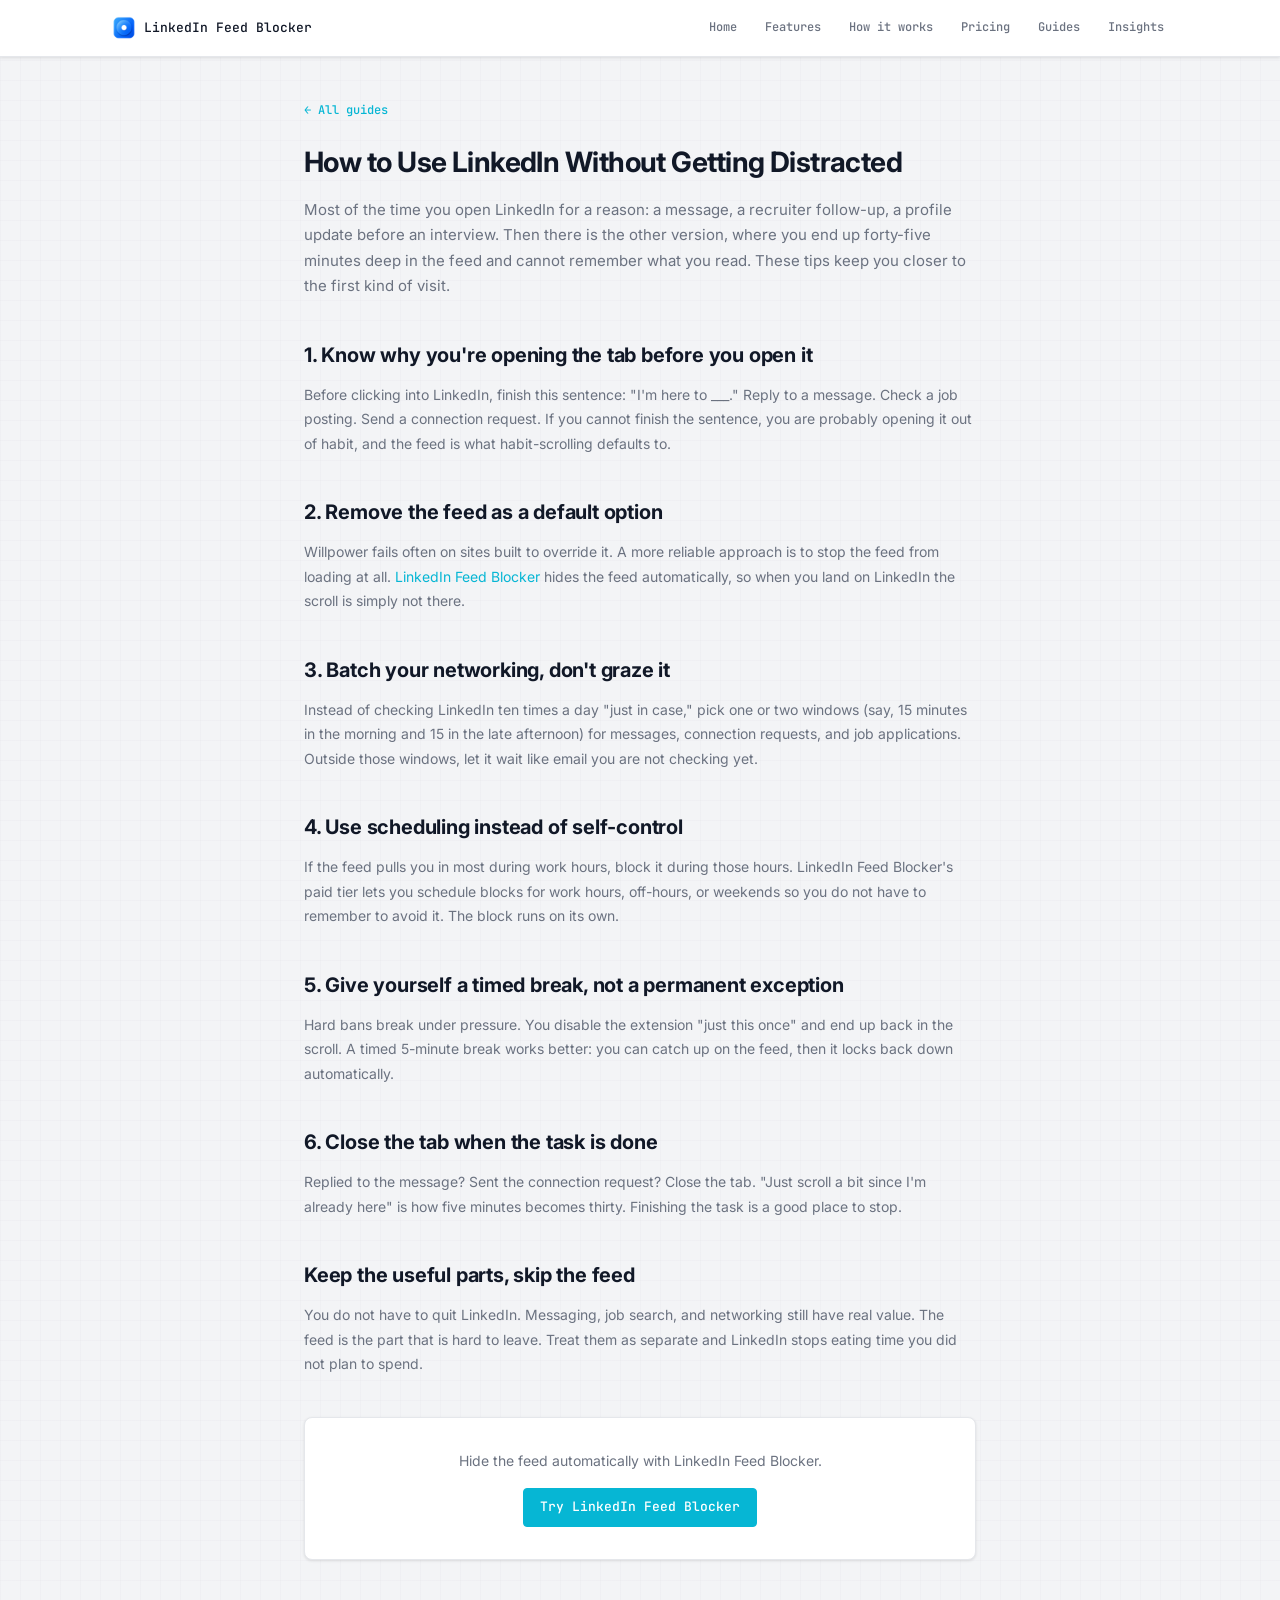
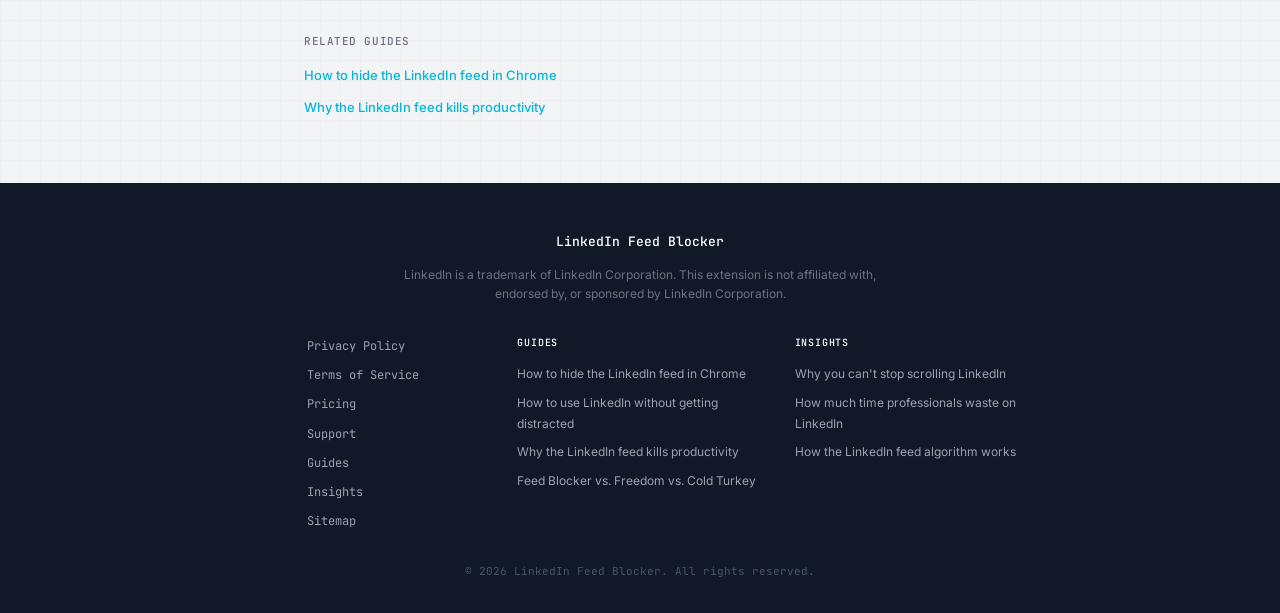
<file: guides/linkedin-without-distraction.html>
<!DOCTYPE html>
<html lang="en">
<head>
  <meta charset="UTF-8">
  <meta name="viewport" content="width=device-width, initial-scale=1.0">
  <meta name="description" content="Practical strategies to use LinkedIn for networking and job searching without falling into the feed. Includes tools, habits, and scheduling tips.">
  <title>How to Use LinkedIn Without Getting Distracted | LinkedIn Feed Blocker</title>
  <link rel="icon" type="image/png" sizes="32x32" href="favicon-32x32.png">
  <link rel="icon" type="image/png" sizes="16x16" href="favicon-16x16.png">
  <link rel="apple-touch-icon" sizes="180x180" href="apple-touch-icon.png">
  <link rel="stylesheet" href="../css/style.css">
</head>
<body>
  <header class="site-header">
    <nav class="nav container">
      <a href="../index.html" class="logo">
        <img src="../favicon-32x32.png" alt="" class="logo-icon">
        <span>LinkedIn Feed Blocker</span>
      </a>
      <ul class="nav-links">
        <li><a href="../index.html">Home</a></li>
        <li><a href="../index.html#features">Features</a></li>
        <li><a href="../index.html#how-it-works">How it works</a></li>
        <li><a href="../pricing.html">Pricing</a></li>
        <li><a href="index.html">Guides</a></li>
        <li><a href="../insights/index.html">Insights</a></li>
      </ul>
    </nav>
  </header>

  <main class="article-page">
    <div class="container">
      <a href="index.html" class="back-link">&larr; All guides</a>
      <article>
        <header class="article-header">
          <h1>How to Use LinkedIn Without Getting Distracted</h1>
          <p class="article-lead">Most of the time you open LinkedIn for a reason: a message, a recruiter follow-up, a profile update before an interview. Then there is the other version, where you end up forty-five minutes deep in the feed and cannot remember what you read. These tips keep you closer to the first kind of visit.</p>
        </header>

        <div class="article-body">
          <h2>1. Know why you're opening the tab before you open it</h2>
          <p>Before clicking into LinkedIn, finish this sentence: "I'm here to ___." Reply to a message. Check a job posting. Send a connection request. If you cannot finish the sentence, you are probably opening it out of habit, and the feed is what habit-scrolling defaults to.</p>

          <h2>2. Remove the feed as a default option</h2>
          <p>Willpower fails often on sites built to override it. A more reliable approach is to stop the feed from loading at all. <a href="https://yvetter438.github.io/LinkedInFeedBlockerWebsite/">LinkedIn Feed Blocker</a> hides the feed automatically, so when you land on LinkedIn the scroll is simply not there.</p>

          <h2>3. Batch your networking, don't graze it</h2>
          <p>Instead of checking LinkedIn ten times a day "just in case," pick one or two windows (say, 15 minutes in the morning and 15 in the late afternoon) for messages, connection requests, and job applications. Outside those windows, let it wait like email you are not checking yet.</p>

          <h2>4. Use scheduling instead of self-control</h2>
          <p>If the feed pulls you in most during work hours, block it during those hours. LinkedIn Feed Blocker's paid tier lets you schedule blocks for work hours, off-hours, or weekends so you do not have to remember to avoid it. The block runs on its own.</p>

          <h2>5. Give yourself a timed break, not a permanent exception</h2>
          <p>Hard bans break under pressure. You disable the extension "just this once" and end up back in the scroll. A timed 5-minute break works better: you can catch up on the feed, then it locks back down automatically.</p>

          <h2>6. Close the tab when the task is done</h2>
          <p>Replied to the message? Sent the connection request? Close the tab. "Just scroll a bit since I'm already here" is how five minutes becomes thirty. Finishing the task is a good place to stop.</p>

          <h2>Keep the useful parts, skip the feed</h2>
          <p>You do not have to quit LinkedIn. Messaging, job search, and networking still have real value. The feed is the part that is hard to leave. Treat them as separate and LinkedIn stops eating time you did not plan to spend.</p>
        </div>

        <aside class="article-cta">
          <p class="article-cta-text">Hide the feed automatically with LinkedIn Feed Blocker.</p>
          <a href="https://chromewebstore.google.com/detail/linkedin-feed-blocker/cdcoebobknnmaemookaicgbpkendplbb" class="btn btn-primary" target="_blank" rel="noopener noreferrer">Try LinkedIn Feed Blocker</a>
        </aside>

        <nav class="related-guides" aria-label="Related guides">
          <h2>Related guides</h2>
          <ul>
            <li><a href="hide-linkedin-feed.html">How to hide the LinkedIn feed in Chrome</a></li>
            <li><a href="linkedin-productivity.html">Why the LinkedIn feed kills productivity</a></li>
          </ul>
        </nav>
      </article>
    </div>
  </main>

  <footer class="site-footer">
    <div class="container footer-inner">
      <p class="footer-brand">LinkedIn Feed Blocker</p>
      <p class="footer-disclaimer">
        LinkedIn is a trademark of LinkedIn Corporation. This extension is not affiliated with, endorsed by, or sponsored by LinkedIn Corporation.
      </p>
      <div class="footer-grid">
        <nav class="footer-nav" aria-label="Site links">
          <ul class="footer-links">
            <li><a href="../privacy-policy.html">Privacy Policy</a></li>
            <li><a href="../terms-of-service.html">Terms of Service</a></li>
            <li><a href="../pricing.html">Pricing</a></li>
            <li><a href="../support.html">Support</a></li>
            <li><a href="index.html">Guides</a></li>
            <li><a href="../insights/index.html">Insights</a></li>
            <li><a href="../sitemap.html">Sitemap</a></li>
          </ul>
        </nav>
        <div class="footer-col">
          <h2 class="footer-heading">Guides</h2>
          <ul class="footer-guide-list">
            <li><a href="hide-linkedin-feed.html">How to hide the LinkedIn feed in Chrome</a></li>
            <li><a href="linkedin-without-distraction.html">How to use LinkedIn without getting distracted</a></li>
            <li><a href="linkedin-productivity.html">Why the LinkedIn feed kills productivity</a></li>
            <li><a href="linkedin-blocker-comparison.html">Feed Blocker vs. Freedom vs. Cold Turkey</a></li>
          </ul>
        </div>
        <div class="footer-col">
          <h2 class="footer-heading">Insights</h2>
          <ul class="footer-guide-list">
            <li><a href="../insights/psychology-scrolling-linkedin.html">Why you can't stop scrolling LinkedIn</a></li>
            <li><a href="../insights/linkedin-time-waste.html">How much time professionals waste on LinkedIn</a></li>
            <li><a href="../insights/linkedin-algorithm-feed.html">How the LinkedIn feed algorithm works</a></li>
          </ul>
        </div>
      </div>
      <p class="footer-copy">&copy; 2026 LinkedIn Feed Blocker. All rights reserved.</p>
    </div>
  </footer>
</body>
</html>
</file>
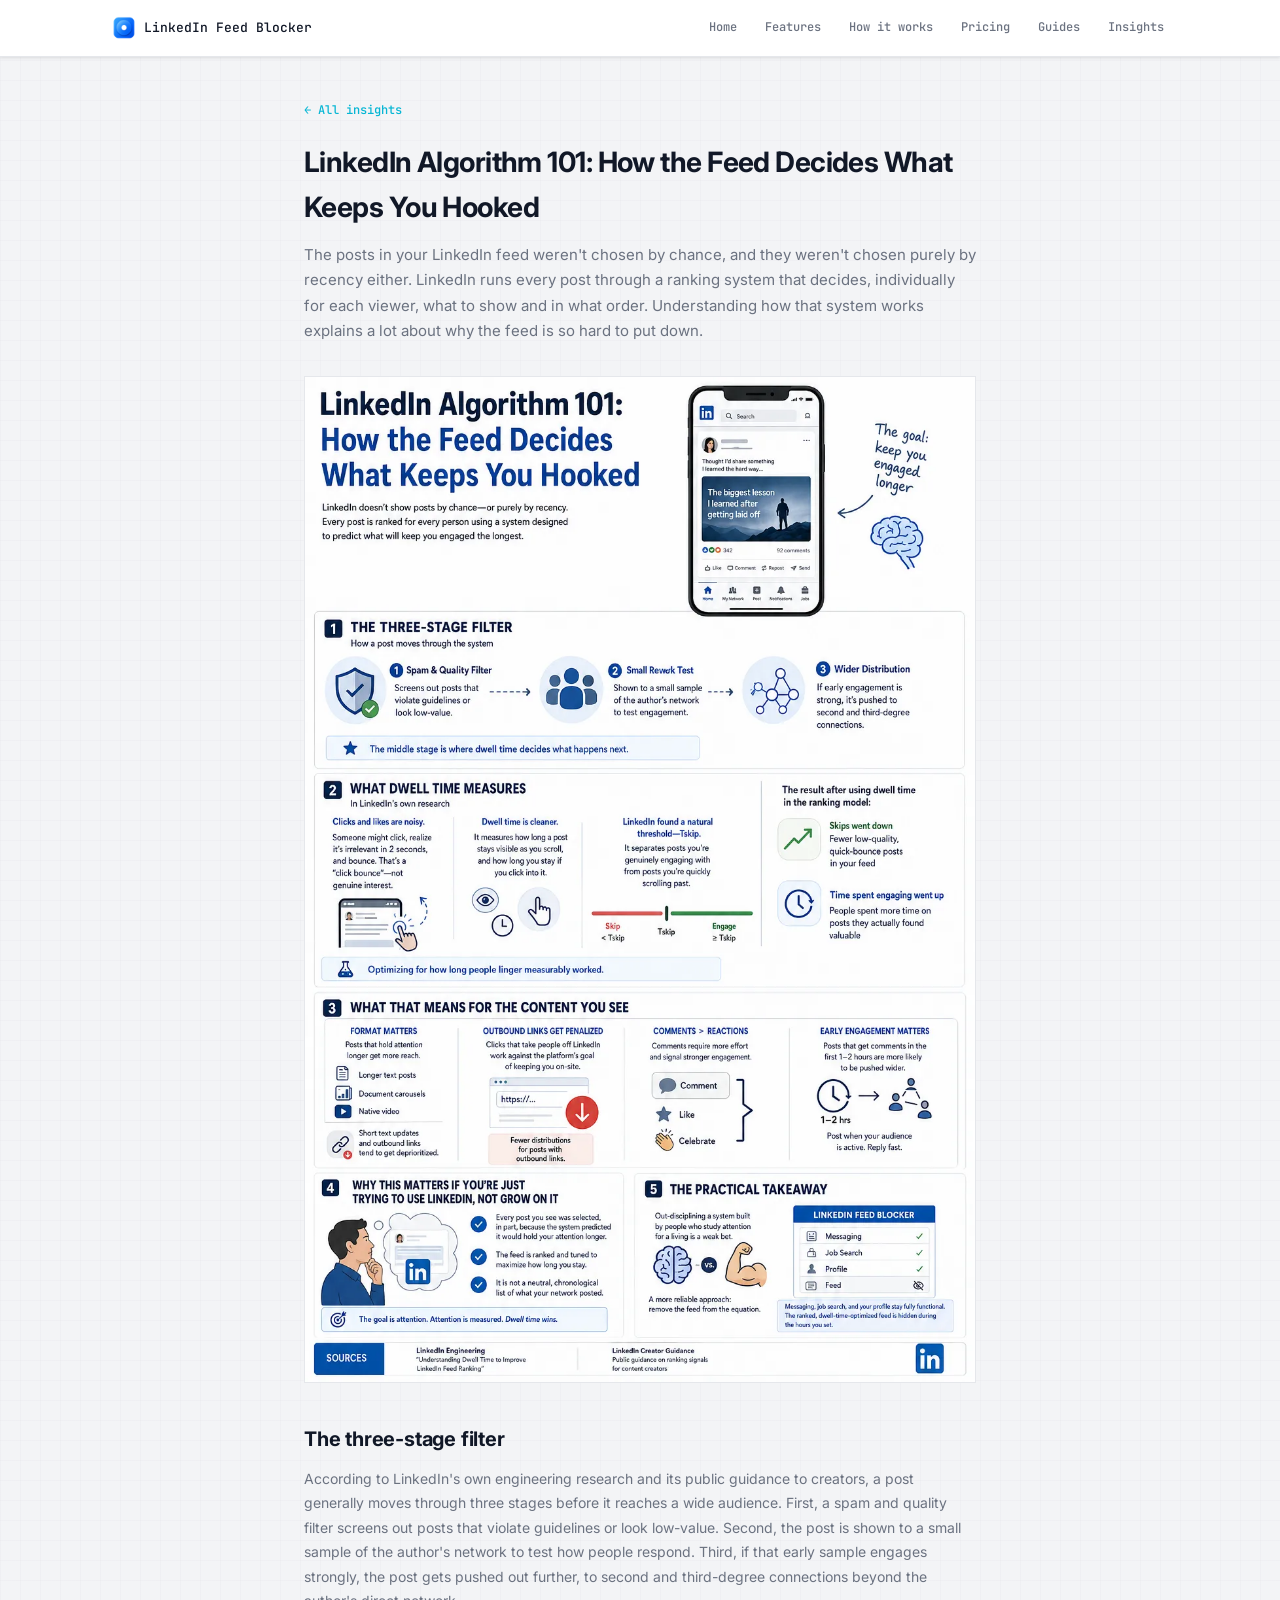
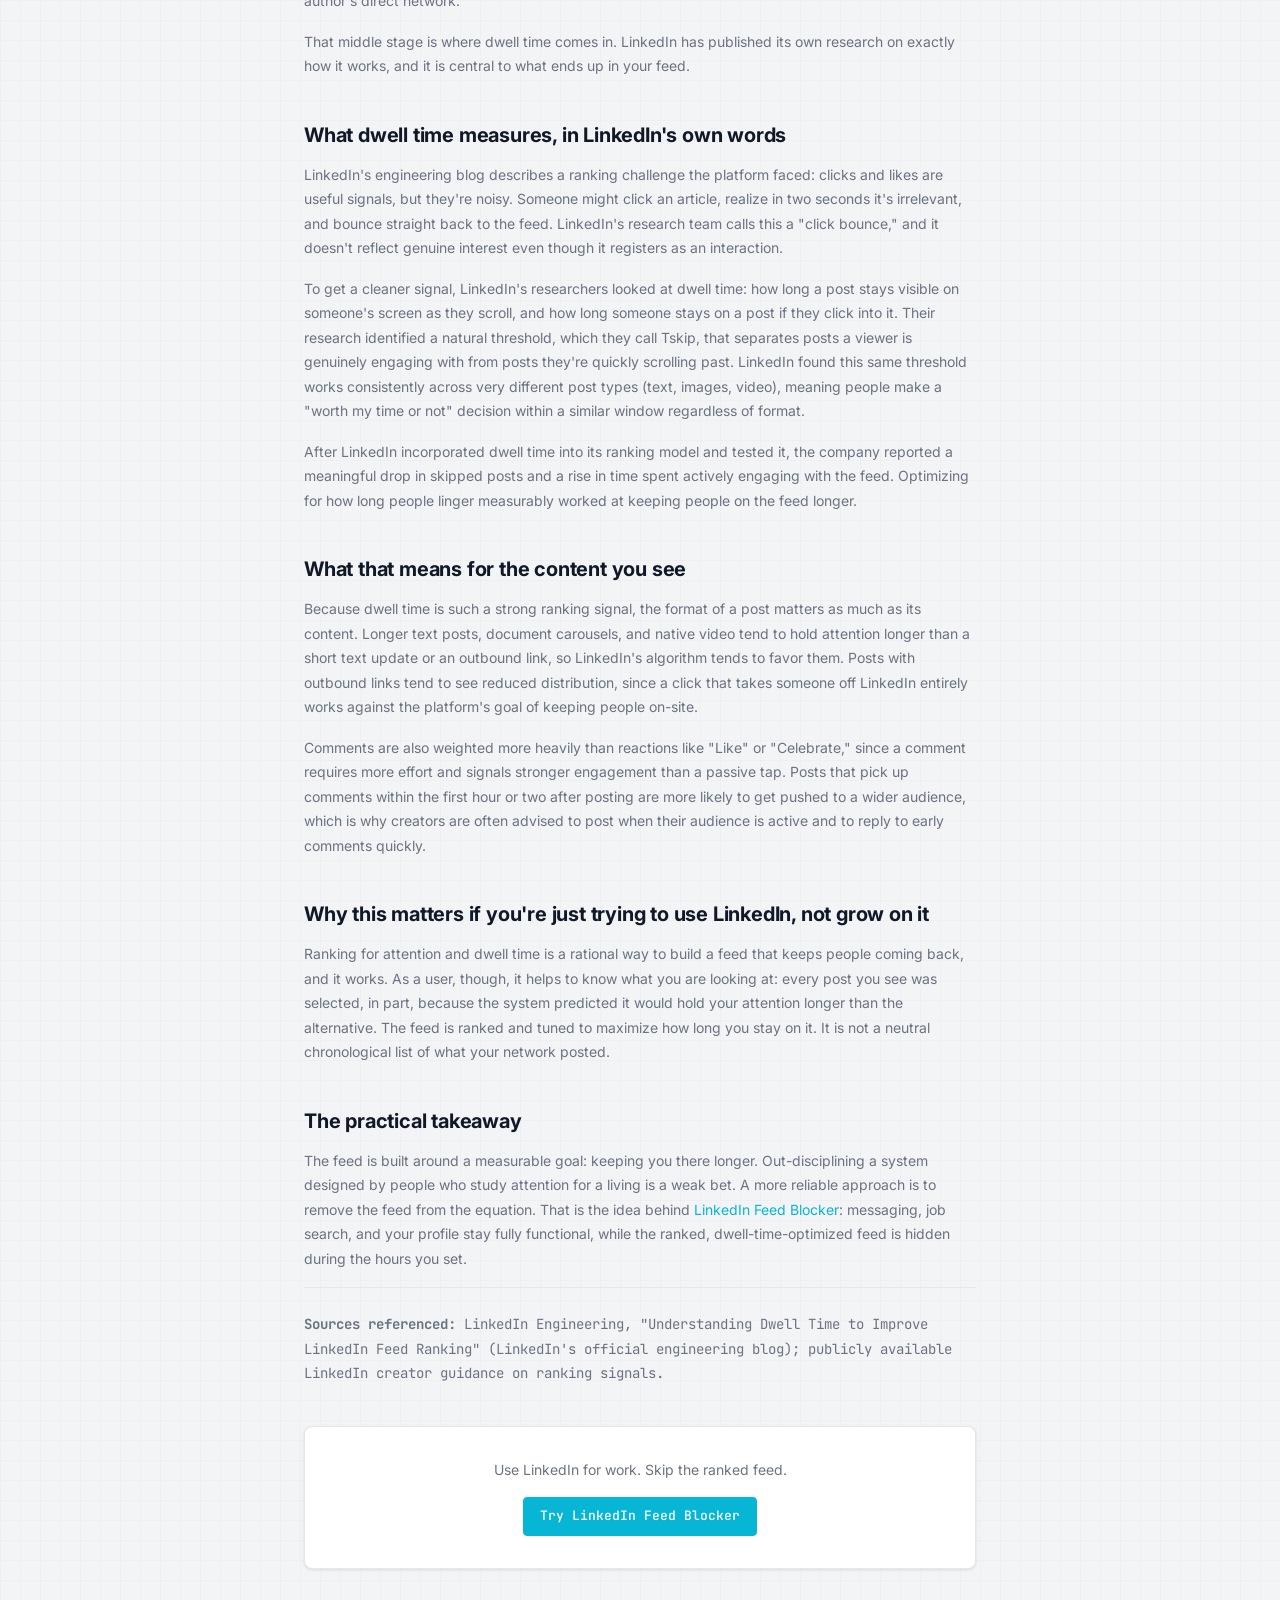
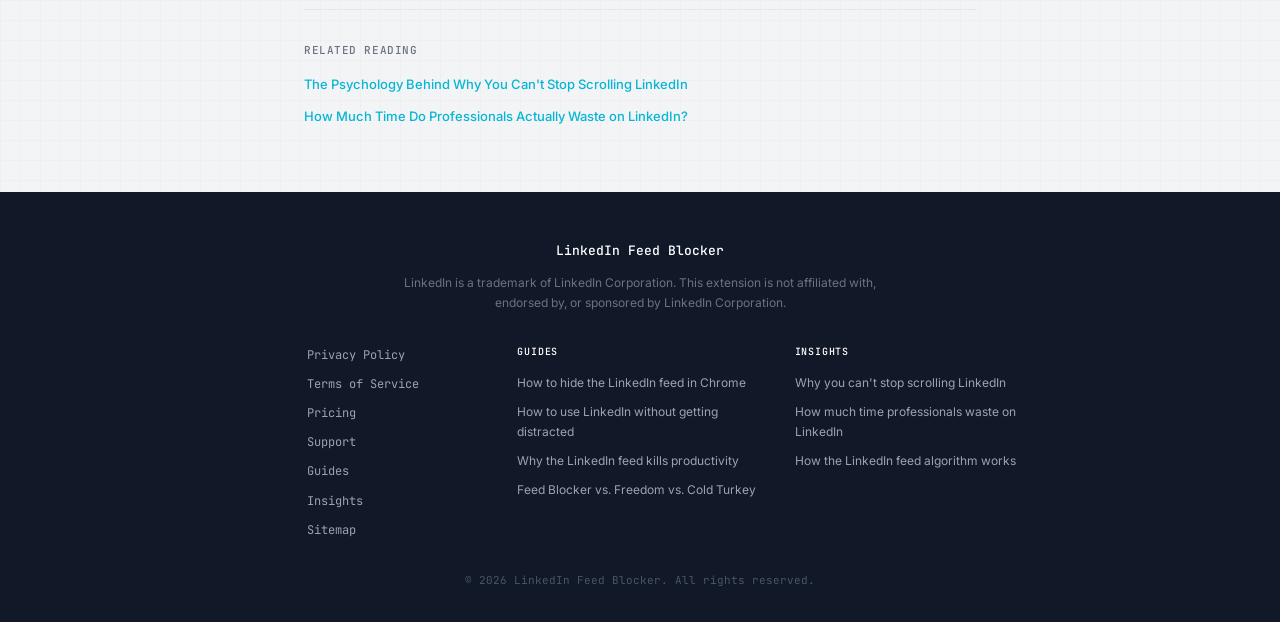
<file: insights/linkedin-algorithm-feed.html>
<!DOCTYPE html>
<html lang="en">
<head>
  <meta charset="UTF-8">
  <meta name="viewport" content="width=device-width, initial-scale=1.0">
  <meta name="description" content="A breakdown of how LinkedIn's feed algorithm actually works, based on LinkedIn's own engineering research on dwell time and ranking signals.">
  <title>LinkedIn Algorithm 101: How the Feed Decides What Keeps You Hooked | LinkedIn Feed Blocker</title>
  <link rel="icon" type="image/png" sizes="32x32" href="favicon-32x32.png">
  <link rel="icon" type="image/png" sizes="16x16" href="favicon-16x16.png">
  <link rel="apple-touch-icon" sizes="180x180" href="apple-touch-icon.png">
  <link rel="stylesheet" href="../css/style.css">
</head>
<body>
  <header class="site-header">
    <nav class="nav container">
      <a href="../index.html" class="logo">
        <img src="../favicon-32x32.png" alt="" class="logo-icon">
        <span>LinkedIn Feed Blocker</span>
      </a>
      <ul class="nav-links">
        <li><a href="../index.html">Home</a></li>
        <li><a href="../index.html#features">Features</a></li>
        <li><a href="../index.html#how-it-works">How it works</a></li>
        <li><a href="../pricing.html">Pricing</a></li>
        <li><a href="../guides/index.html">Guides</a></li>
        <li><a href="index.html">Insights</a></li>
      </ul>
    </nav>
  </header>

  <main class="article-page">
    <div class="container">
      <a href="index.html" class="back-link">&larr; All insights</a>
      <article>
        <header class="article-header">
          <h1>LinkedIn Algorithm 101: How the Feed Decides What Keeps You Hooked</h1>
          <p class="article-lead">The posts in your LinkedIn feed weren't chosen by chance, and they weren't chosen purely by recency either. LinkedIn runs every post through a ranking system that decides, individually for each viewer, what to show and in what order. Understanding how that system works explains a lot about why the feed is so hard to put down.</p>
        </header>

        <figure class="article-figure">
          <img src="linkedin-algorithm.webp" alt="Infographic: LinkedIn Algorithm 101 — how the feed decides what keeps you hooked, including the three-stage filter, dwell time, and ranking signals." width="720" height="1080" loading="lazy">
        </figure>

        <div class="article-body">
          <h2>The three-stage filter</h2>
          <p>According to LinkedIn's own engineering research and its public guidance to creators, a post generally moves through three stages before it reaches a wide audience. First, a spam and quality filter screens out posts that violate guidelines or look low-value. Second, the post is shown to a small sample of the author's network to test how people respond. Third, if that early sample engages strongly, the post gets pushed out further, to second and third-degree connections beyond the author's direct network.</p>
          <p>That middle stage is where dwell time comes in. LinkedIn has published its own research on exactly how it works, and it is central to what ends up in your feed.</p>

          <h2>What dwell time measures, in LinkedIn's own words</h2>
          <p>LinkedIn's engineering blog describes a ranking challenge the platform faced: clicks and likes are useful signals, but they're noisy. Someone might click an article, realize in two seconds it's irrelevant, and bounce straight back to the feed. LinkedIn's research team calls this a "click bounce," and it doesn't reflect genuine interest even though it registers as an interaction.</p>
          <p>To get a cleaner signal, LinkedIn's researchers looked at dwell time: how long a post stays visible on someone's screen as they scroll, and how long someone stays on a post if they click into it. Their research identified a natural threshold, which they call Tskip, that separates posts a viewer is genuinely engaging with from posts they're quickly scrolling past. LinkedIn found this same threshold works consistently across very different post types (text, images, video), meaning people make a "worth my time or not" decision within a similar window regardless of format.</p>
          <p>After LinkedIn incorporated dwell time into its ranking model and tested it, the company reported a meaningful drop in skipped posts and a rise in time spent actively engaging with the feed. Optimizing for how long people linger measurably worked at keeping people on the feed longer.</p>

          <h2>What that means for the content you see</h2>
          <p>Because dwell time is such a strong ranking signal, the format of a post matters as much as its content. Longer text posts, document carousels, and native video tend to hold attention longer than a short text update or an outbound link, so LinkedIn's algorithm tends to favor them. Posts with outbound links tend to see reduced distribution, since a click that takes someone off LinkedIn entirely works against the platform's goal of keeping people on-site.</p>
          <p>Comments are also weighted more heavily than reactions like "Like" or "Celebrate," since a comment requires more effort and signals stronger engagement than a passive tap. Posts that pick up comments within the first hour or two after posting are more likely to get pushed to a wider audience, which is why creators are often advised to post when their audience is active and to reply to early comments quickly.</p>

          <h2>Why this matters if you're just trying to use LinkedIn, not grow on it</h2>
          <p>Ranking for attention and dwell time is a rational way to build a feed that keeps people coming back, and it works. As a user, though, it helps to know what you are looking at: every post you see was selected, in part, because the system predicted it would hold your attention longer than the alternative. The feed is ranked and tuned to maximize how long you stay on it. It is not a neutral chronological list of what your network posted.</p>

          <h2>The practical takeaway</h2>
          <p>The feed is built around a measurable goal: keeping you there longer. Out-disciplining a system designed by people who study attention for a living is a weak bet. A more reliable approach is to remove the feed from the equation. That is the idea behind <a href="https://yvetter438.github.io/LinkedInFeedBlockerWebsite/">LinkedIn Feed Blocker</a>: messaging, job search, and your profile stay fully functional, while the ranked, dwell-time-optimized feed is hidden during the hours you set.</p>

          <p class="article-sources"><strong>Sources referenced:</strong> LinkedIn Engineering, "Understanding Dwell Time to Improve LinkedIn Feed Ranking" (LinkedIn's official engineering blog); publicly available LinkedIn creator guidance on ranking signals.</p>
        </div>

        <aside class="article-cta">
          <p class="article-cta-text">Use LinkedIn for work. Skip the ranked feed.</p>
          <a href="https://chromewebstore.google.com/detail/linkedin-feed-blocker/cdcoebobknnmaemookaicgbpkendplbb" class="btn btn-primary" target="_blank" rel="noopener noreferrer">Try LinkedIn Feed Blocker</a>
        </aside>

        <nav class="related-guides" aria-label="Related reading">
          <h2>Related reading</h2>
          <ul>
            <li><a href="psychology-scrolling-linkedin.html">The Psychology Behind Why You Can't Stop Scrolling LinkedIn</a></li>
            <li><a href="linkedin-time-waste.html">How Much Time Do Professionals Actually Waste on LinkedIn?</a></li>
          </ul>
        </nav>
      </article>
    </div>
  </main>

  <footer class="site-footer">
    <div class="container footer-inner">
      <p class="footer-brand">LinkedIn Feed Blocker</p>
      <p class="footer-disclaimer">
        LinkedIn is a trademark of LinkedIn Corporation. This extension is not affiliated with, endorsed by, or sponsored by LinkedIn Corporation.
      </p>
      <div class="footer-grid">
        <nav class="footer-nav" aria-label="Site links">
          <ul class="footer-links">
            <li><a href="../privacy-policy.html">Privacy Policy</a></li>
            <li><a href="../terms-of-service.html">Terms of Service</a></li>
            <li><a href="../pricing.html">Pricing</a></li>
            <li><a href="../support.html">Support</a></li>
            <li><a href="../guides/index.html">Guides</a></li>
            <li><a href="index.html">Insights</a></li>
            <li><a href="../sitemap.html">Sitemap</a></li>
          </ul>
        </nav>
        <div class="footer-col">
          <h2 class="footer-heading">Guides</h2>
          <ul class="footer-guide-list">
            <li><a href="../guides/hide-linkedin-feed.html">How to hide the LinkedIn feed in Chrome</a></li>
            <li><a href="../guides/linkedin-without-distraction.html">How to use LinkedIn without getting distracted</a></li>
            <li><a href="../guides/linkedin-productivity.html">Why the LinkedIn feed kills productivity</a></li>
            <li><a href="../guides/linkedin-blocker-comparison.html">Feed Blocker vs. Freedom vs. Cold Turkey</a></li>
          </ul>
        </div>
        <div class="footer-col">
          <h2 class="footer-heading">Insights</h2>
          <ul class="footer-guide-list">
            <li><a href="psychology-scrolling-linkedin.html">Why you can't stop scrolling LinkedIn</a></li>
            <li><a href="linkedin-time-waste.html">How much time professionals waste on LinkedIn</a></li>
            <li><a href="linkedin-algorithm-feed.html">How the LinkedIn feed algorithm works</a></li>
          </ul>
        </div>
      </div>
      <p class="footer-copy">&copy; 2026 LinkedIn Feed Blocker. All rights reserved.</p>
    </div>
  </footer>
</body>
</html>
</file>
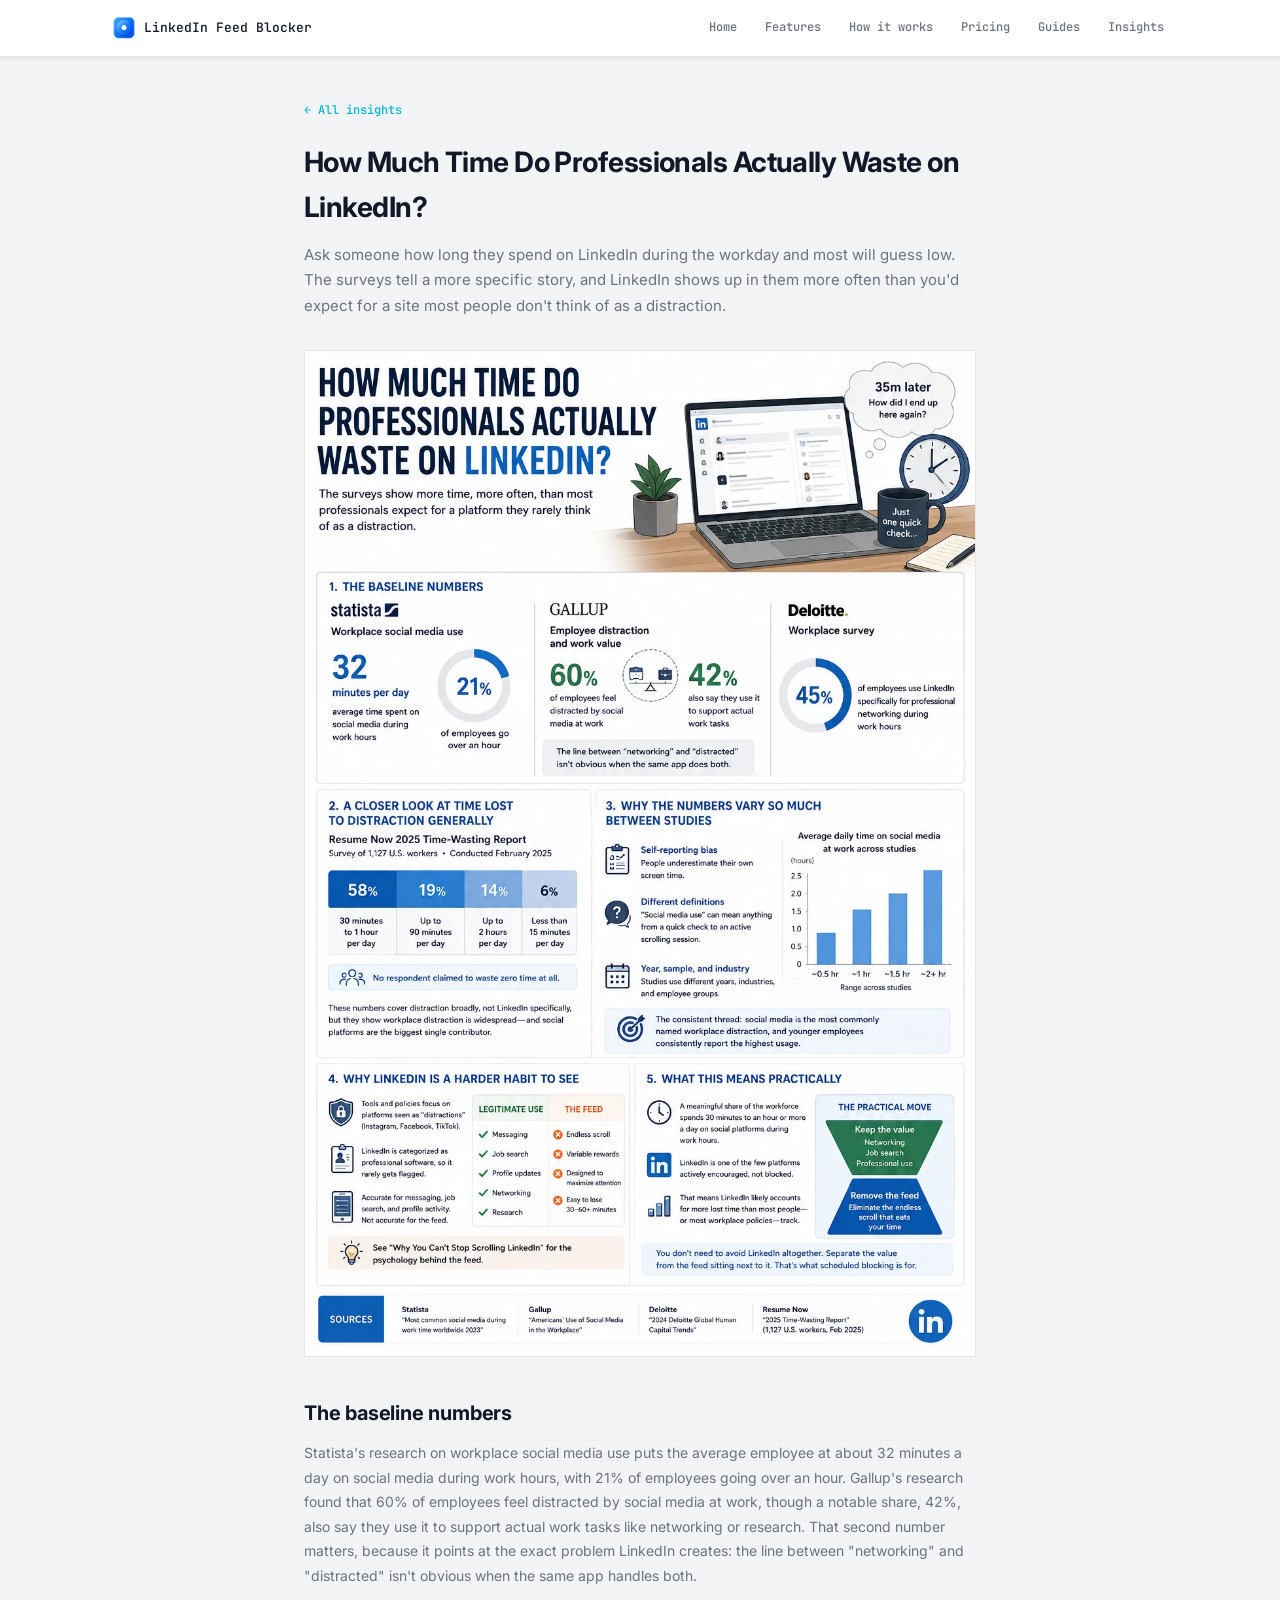
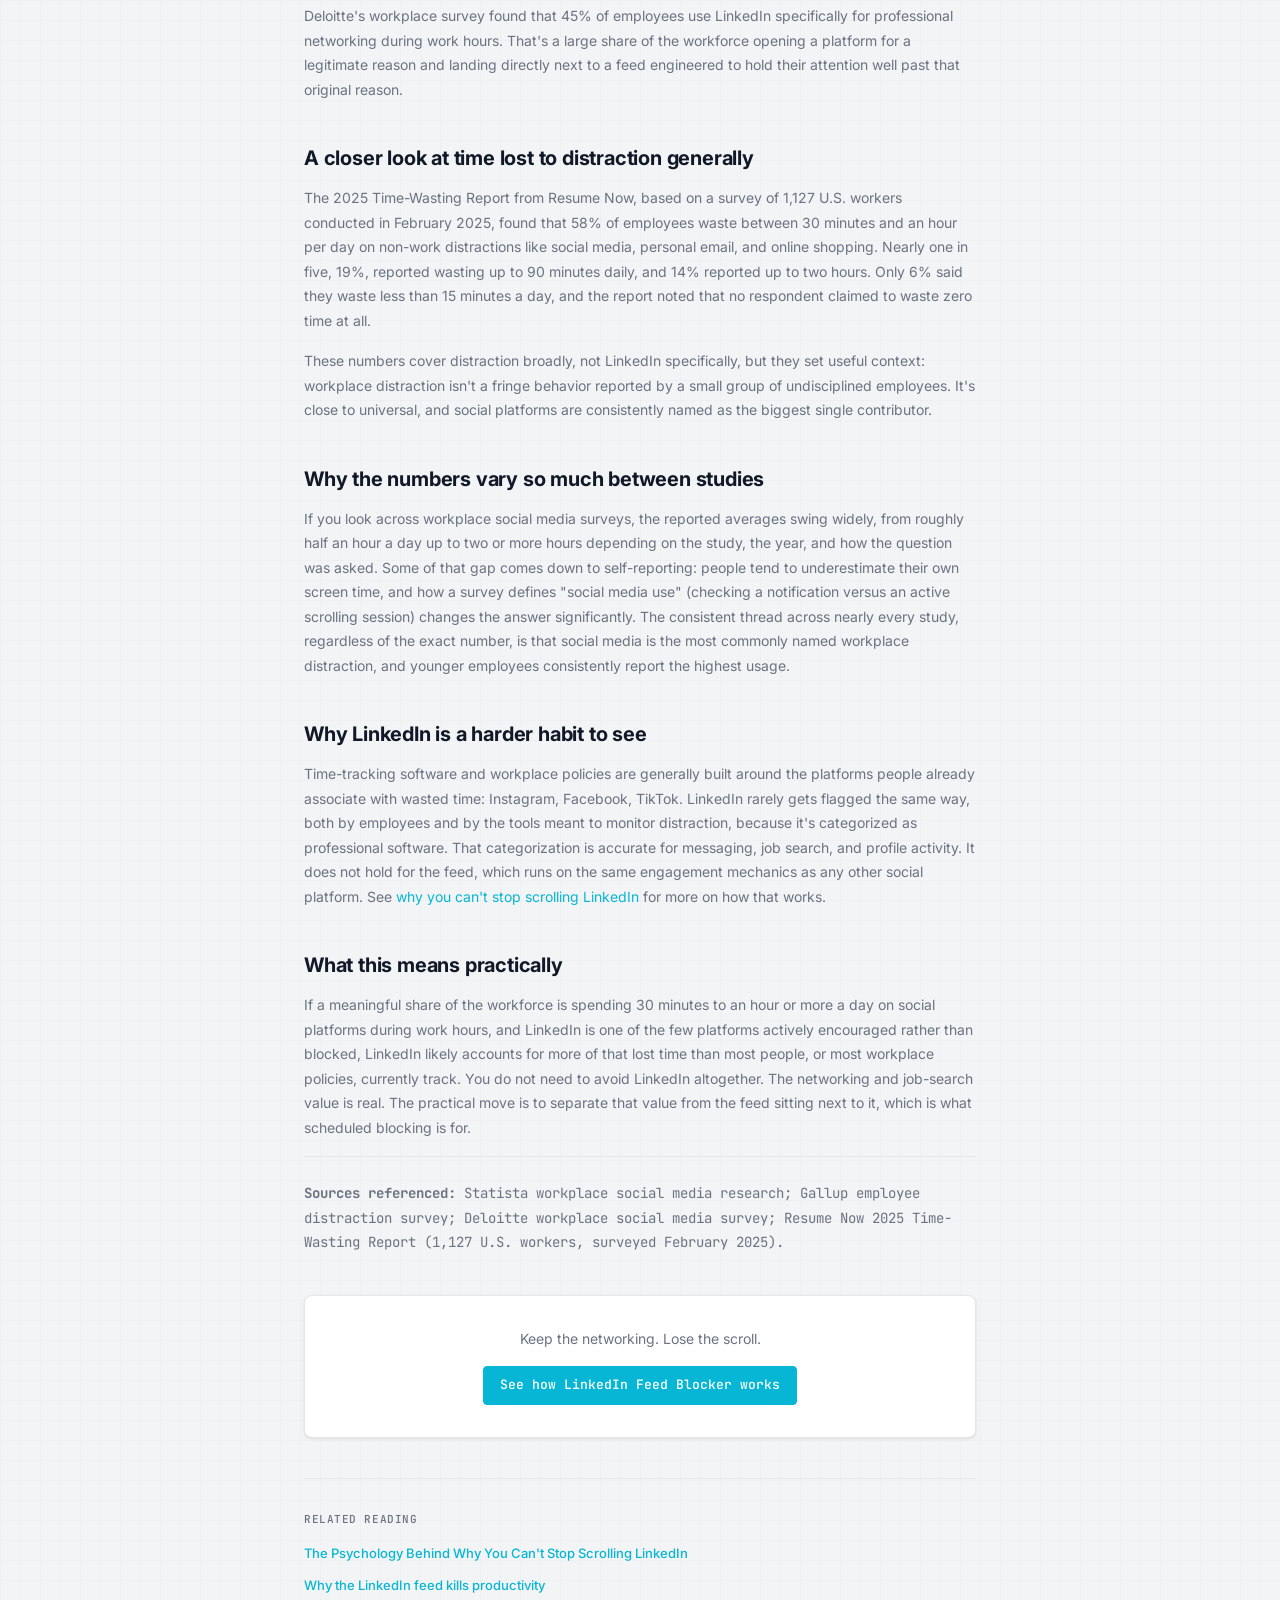
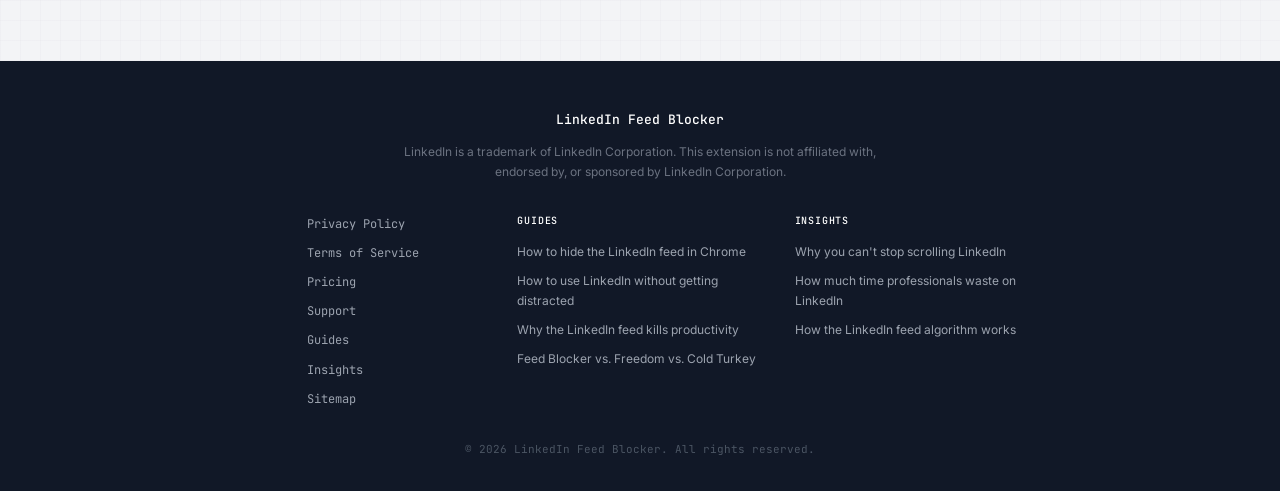
<file: insights/linkedin-time-waste.html>
<!DOCTYPE html>
<html lang="en">
<head>
  <meta charset="UTF-8">
  <meta name="viewport" content="width=device-width, initial-scale=1.0">
  <meta name="description" content="A data-backed look at how much time professionals spend on LinkedIn and social media during work hours, drawn from Statista, Gallup, Deloitte, and a 2025 workplace survey.">
  <title>How Much Time Do Professionals Actually Waste on LinkedIn? | LinkedIn Feed Blocker</title>
  <link rel="icon" type="image/png" sizes="32x32" href="favicon-32x32.png">
  <link rel="icon" type="image/png" sizes="16x16" href="favicon-16x16.png">
  <link rel="apple-touch-icon" sizes="180x180" href="apple-touch-icon.png">
  <link rel="stylesheet" href="../css/style.css">
</head>
<body>
  <header class="site-header">
    <nav class="nav container">
      <a href="../index.html" class="logo">
        <img src="../favicon-32x32.png" alt="" class="logo-icon">
        <span>LinkedIn Feed Blocker</span>
      </a>
      <ul class="nav-links">
        <li><a href="../index.html">Home</a></li>
        <li><a href="../index.html#features">Features</a></li>
        <li><a href="../index.html#how-it-works">How it works</a></li>
        <li><a href="../pricing.html">Pricing</a></li>
        <li><a href="../guides/index.html">Guides</a></li>
        <li><a href="index.html">Insights</a></li>
      </ul>
    </nav>
  </header>

  <main class="article-page">
    <div class="container">
      <a href="index.html" class="back-link">&larr; All insights</a>
      <article>
        <header class="article-header">
          <h1>How Much Time Do Professionals Actually Waste on LinkedIn?</h1>
          <p class="article-lead">Ask someone how long they spend on LinkedIn during the workday and most will guess low. The surveys tell a more specific story, and LinkedIn shows up in them more often than you'd expect for a site most people don't think of as a distraction.</p>
        </header>

        <figure class="article-figure">
          <img src="time-waste.webp" alt="Infographic: How much time do professionals actually waste on LinkedIn — survey data from Statista, Gallup, Deloitte, and Resume Now." width="720" height="1080" loading="lazy">
        </figure>

        <div class="article-body">
          <h2>The baseline numbers</h2>
          <p>Statista's research on workplace social media use puts the average employee at about 32 minutes a day on social media during work hours, with 21% of employees going over an hour. Gallup's research found that 60% of employees feel distracted by social media at work, though a notable share, 42%, also say they use it to support actual work tasks like networking or research. That second number matters, because it points at the exact problem LinkedIn creates: the line between "networking" and "distracted" isn't obvious when the same app handles both.</p>
          <p>Deloitte's workplace survey found that 45% of employees use LinkedIn specifically for professional networking during work hours. That's a large share of the workforce opening a platform for a legitimate reason and landing directly next to a feed engineered to hold their attention well past that original reason.</p>

          <h2>A closer look at time lost to distraction generally</h2>
          <p>The 2025 Time-Wasting Report from Resume Now, based on a survey of 1,127 U.S. workers conducted in February 2025, found that 58% of employees waste between 30 minutes and an hour per day on non-work distractions like social media, personal email, and online shopping. Nearly one in five, 19%, reported wasting up to 90 minutes daily, and 14% reported up to two hours. Only 6% said they waste less than 15 minutes a day, and the report noted that no respondent claimed to waste zero time at all.</p>
          <p>These numbers cover distraction broadly, not LinkedIn specifically, but they set useful context: workplace distraction isn't a fringe behavior reported by a small group of undisciplined employees. It's close to universal, and social platforms are consistently named as the biggest single contributor.</p>

          <h2>Why the numbers vary so much between studies</h2>
          <p>If you look across workplace social media surveys, the reported averages swing widely, from roughly half an hour a day up to two or more hours depending on the study, the year, and how the question was asked. Some of that gap comes down to self-reporting: people tend to underestimate their own screen time, and how a survey defines "social media use" (checking a notification versus an active scrolling session) changes the answer significantly. The consistent thread across nearly every study, regardless of the exact number, is that social media is the most commonly named workplace distraction, and younger employees consistently report the highest usage.</p>

          <h2>Why LinkedIn is a harder habit to see</h2>
          <p>Time-tracking software and workplace policies are generally built around the platforms people already associate with wasted time: Instagram, Facebook, TikTok. LinkedIn rarely gets flagged the same way, both by employees and by the tools meant to monitor distraction, because it's categorized as professional software. That categorization is accurate for messaging, job search, and profile activity. It does not hold for the feed, which runs on the same engagement mechanics as any other social platform. See <a href="psychology-scrolling-linkedin.html">why you can't stop scrolling LinkedIn</a> for more on how that works.</p>

          <h2>What this means practically</h2>
          <p>If a meaningful share of the workforce is spending 30 minutes to an hour or more a day on social platforms during work hours, and LinkedIn is one of the few platforms actively encouraged rather than blocked, LinkedIn likely accounts for more of that lost time than most people, or most workplace policies, currently track. You do not need to avoid LinkedIn altogether. The networking and job-search value is real. The practical move is to separate that value from the feed sitting next to it, which is what scheduled blocking is for.</p>

          <p class="article-sources"><strong>Sources referenced:</strong> Statista workplace social media research; Gallup employee distraction survey; Deloitte workplace social media survey; Resume Now 2025 Time-Wasting Report (1,127 U.S. workers, surveyed February 2025).</p>
        </div>

        <aside class="article-cta">
          <p class="article-cta-text">Keep the networking. Lose the scroll.</p>
          <a href="https://chromewebstore.google.com/detail/linkedin-feed-blocker/cdcoebobknnmaemookaicgbpkendplbb" class="btn btn-primary" target="_blank" rel="noopener noreferrer">See how LinkedIn Feed Blocker works</a>
        </aside>

        <nav class="related-guides" aria-label="Related reading">
          <h2>Related reading</h2>
          <ul>
            <li><a href="psychology-scrolling-linkedin.html">The Psychology Behind Why You Can't Stop Scrolling LinkedIn</a></li>
            <li><a href="../guides/linkedin-productivity.html">Why the LinkedIn feed kills productivity</a></li>
          </ul>
        </nav>
      </article>
    </div>
  </main>

  <footer class="site-footer">
    <div class="container footer-inner">
      <p class="footer-brand">LinkedIn Feed Blocker</p>
      <p class="footer-disclaimer">
        LinkedIn is a trademark of LinkedIn Corporation. This extension is not affiliated with, endorsed by, or sponsored by LinkedIn Corporation.
      </p>
      <div class="footer-grid">
        <nav class="footer-nav" aria-label="Site links">
          <ul class="footer-links">
            <li><a href="../privacy-policy.html">Privacy Policy</a></li>
            <li><a href="../terms-of-service.html">Terms of Service</a></li>
            <li><a href="../pricing.html">Pricing</a></li>
            <li><a href="../support.html">Support</a></li>
            <li><a href="../guides/index.html">Guides</a></li>
            <li><a href="index.html">Insights</a></li>
            <li><a href="../sitemap.html">Sitemap</a></li>
          </ul>
        </nav>
        <div class="footer-col">
          <h2 class="footer-heading">Guides</h2>
          <ul class="footer-guide-list">
            <li><a href="../guides/hide-linkedin-feed.html">How to hide the LinkedIn feed in Chrome</a></li>
            <li><a href="../guides/linkedin-without-distraction.html">How to use LinkedIn without getting distracted</a></li>
            <li><a href="../guides/linkedin-productivity.html">Why the LinkedIn feed kills productivity</a></li>
            <li><a href="../guides/linkedin-blocker-comparison.html">Feed Blocker vs. Freedom vs. Cold Turkey</a></li>
          </ul>
        </div>
        <div class="footer-col">
          <h2 class="footer-heading">Insights</h2>
          <ul class="footer-guide-list">
            <li><a href="psychology-scrolling-linkedin.html">Why you can't stop scrolling LinkedIn</a></li>
            <li><a href="linkedin-time-waste.html">How much time professionals waste on LinkedIn</a></li>
            <li><a href="linkedin-algorithm-feed.html">How the LinkedIn feed algorithm works</a></li>
          </ul>
        </div>
      </div>
      <p class="footer-copy">&copy; 2026 LinkedIn Feed Blocker. All rights reserved.</p>
    </div>
  </footer>
</body>
</html>
</file>
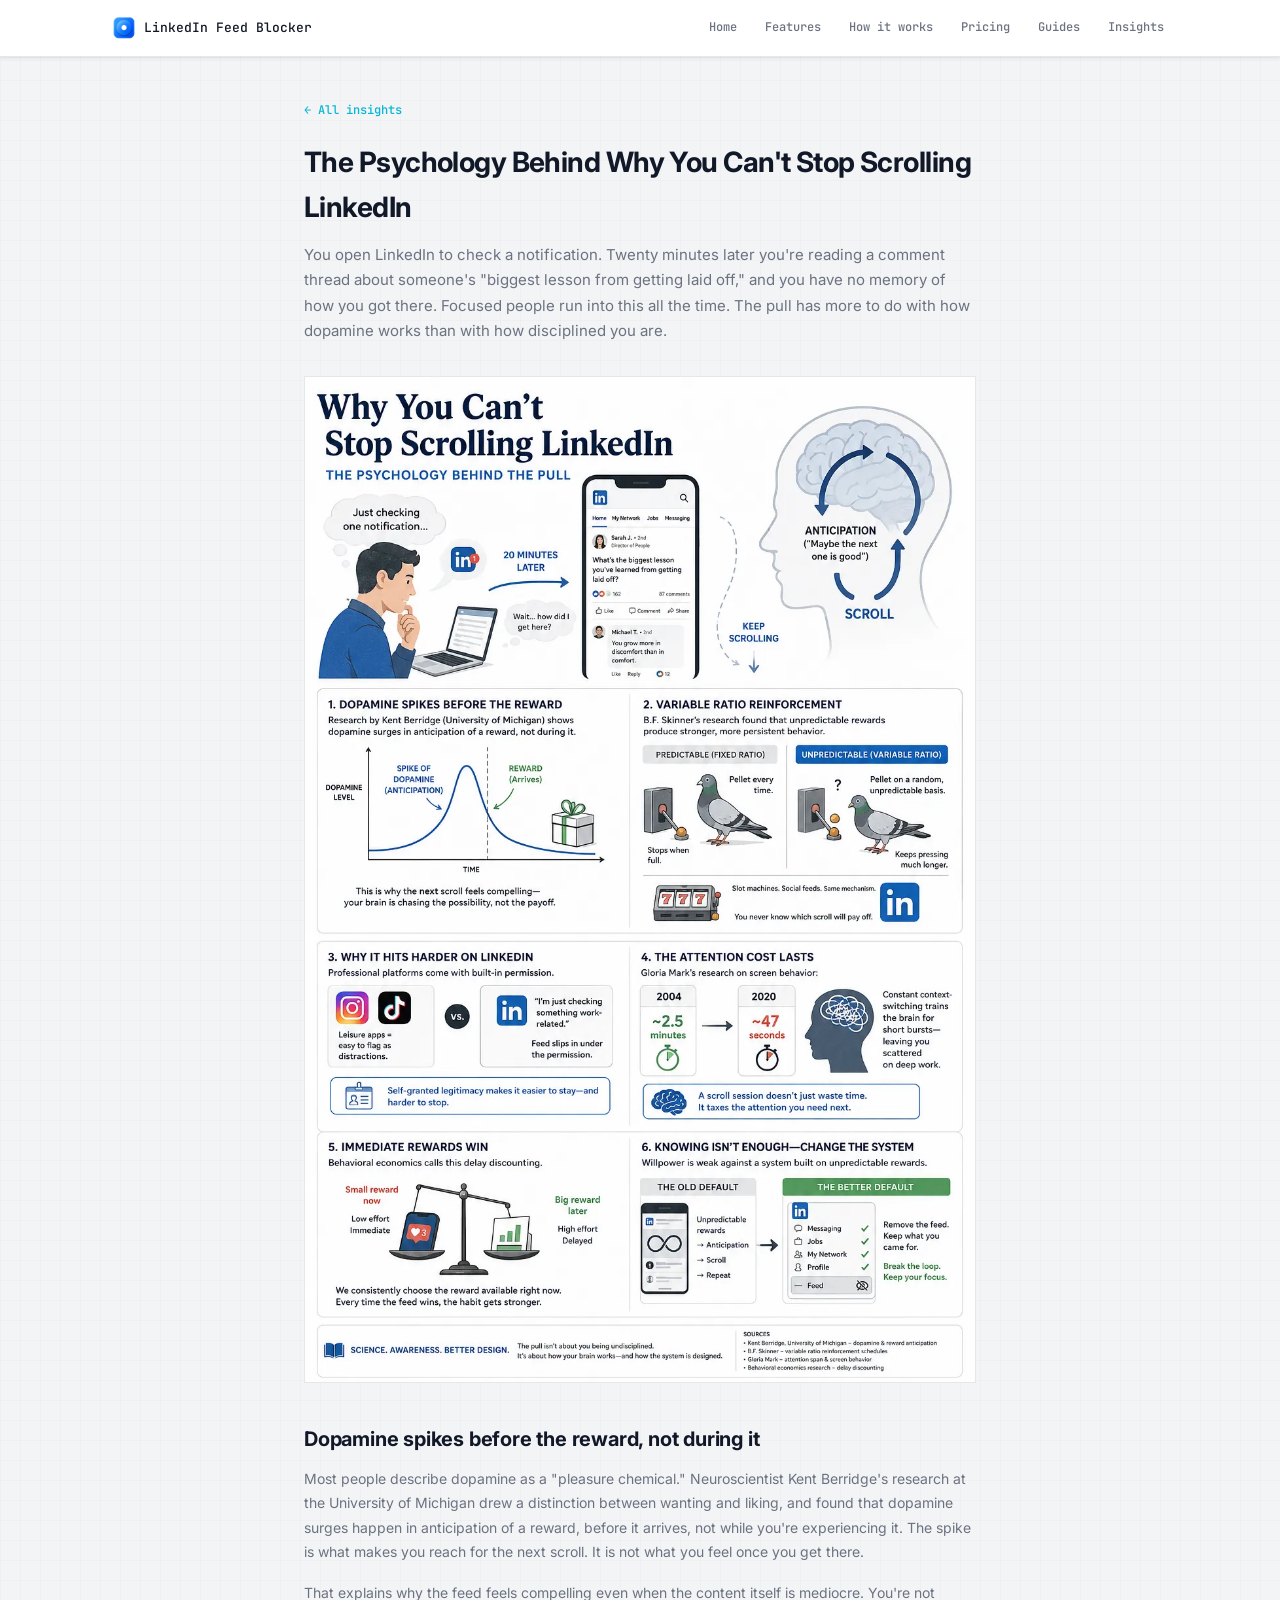
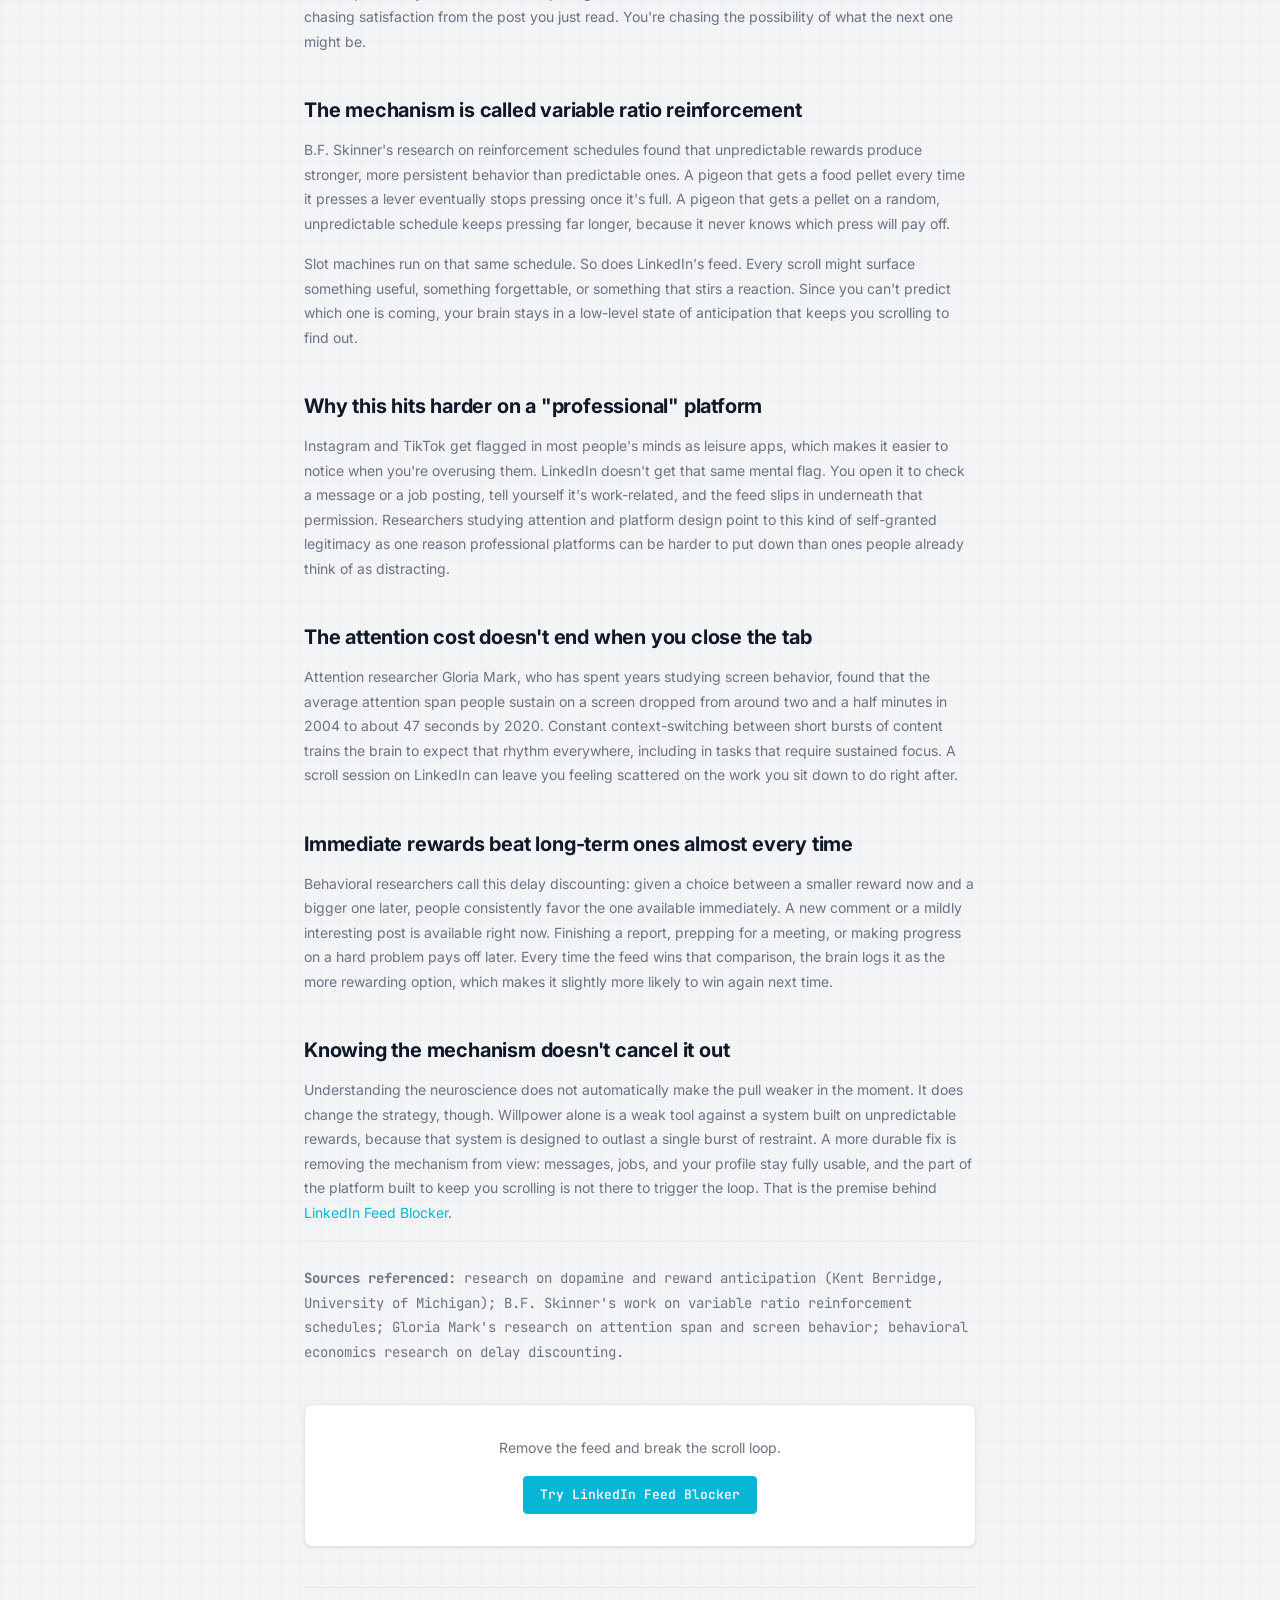
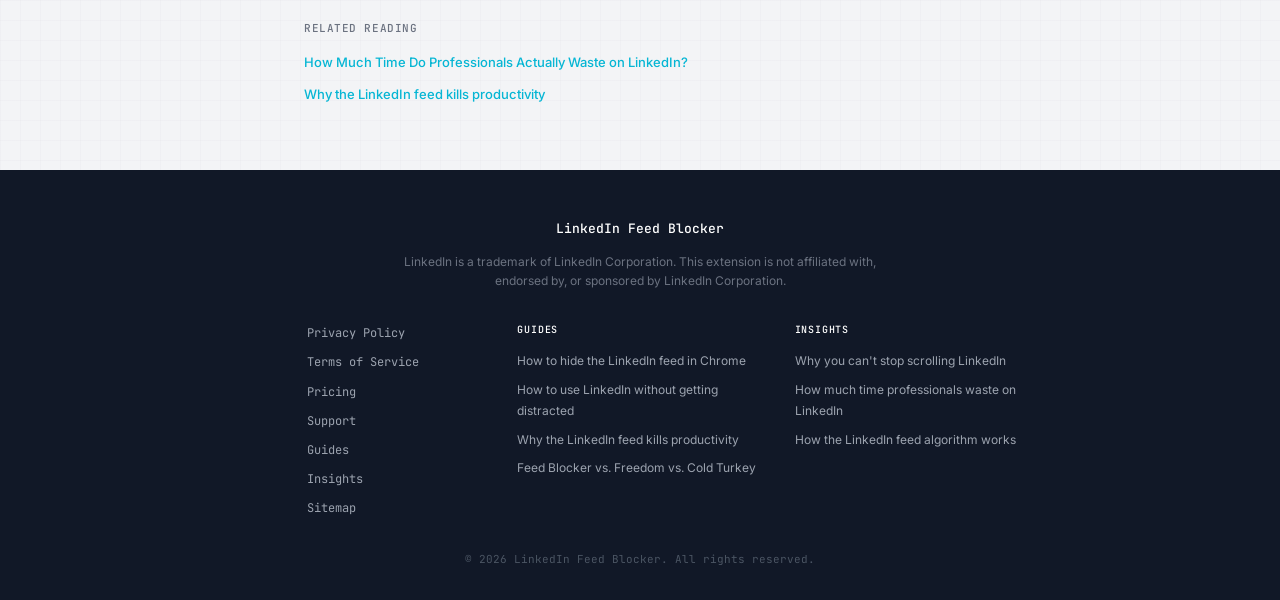
<file: insights/psychology-scrolling-linkedin.html>
<!DOCTYPE html>
<html lang="en">
<head>
  <meta charset="UTF-8">
  <meta name="viewport" content="width=device-width, initial-scale=1.0">
  <meta name="description" content="LinkedIn's feed runs on the same reward mechanics as slot machines. What neuroscience research says about why professionals keep scrolling past the point they meant to stop.">
  <title>The Psychology Behind Why You Can't Stop Scrolling LinkedIn | LinkedIn Feed Blocker</title>
  <link rel="icon" type="image/png" sizes="32x32" href="favicon-32x32.png">
  <link rel="icon" type="image/png" sizes="16x16" href="favicon-16x16.png">
  <link rel="apple-touch-icon" sizes="180x180" href="apple-touch-icon.png">
  <link rel="stylesheet" href="../css/style.css">
</head>
<body>
  <header class="site-header">
    <nav class="nav container">
      <a href="../index.html" class="logo">
        <img src="../favicon-32x32.png" alt="" class="logo-icon">
        <span>LinkedIn Feed Blocker</span>
      </a>
      <ul class="nav-links">
        <li><a href="../index.html">Home</a></li>
        <li><a href="../index.html#features">Features</a></li>
        <li><a href="../index.html#how-it-works">How it works</a></li>
        <li><a href="../pricing.html">Pricing</a></li>
        <li><a href="../guides/index.html">Guides</a></li>
        <li><a href="index.html">Insights</a></li>
      </ul>
    </nav>
  </header>

  <main class="article-page">
    <div class="container">
      <a href="index.html" class="back-link">&larr; All insights</a>
      <article>
        <header class="article-header">
          <h1>The Psychology Behind Why You Can't Stop Scrolling LinkedIn</h1>
          <p class="article-lead">You open LinkedIn to check a notification. Twenty minutes later you're reading a comment thread about someone's "biggest lesson from getting laid off," and you have no memory of how you got there. Focused people run into this all the time. The pull has more to do with how dopamine works than with how disciplined you are.</p>
        </header>

        <figure class="article-figure">
          <img src="psychology-scrolling.webp" alt="Infographic: The psychology behind why you can't stop scrolling LinkedIn — dopamine, variable ratio reinforcement, and attention costs." width="720" height="1080" loading="lazy">
        </figure>

        <div class="article-body">
          <h2>Dopamine spikes before the reward, not during it</h2>
          <p>Most people describe dopamine as a "pleasure chemical." Neuroscientist Kent Berridge's research at the University of Michigan drew a distinction between wanting and liking, and found that dopamine surges happen in anticipation of a reward, before it arrives, not while you're experiencing it. The spike is what makes you reach for the next scroll. It is not what you feel once you get there.</p>
          <p>That explains why the feed feels compelling even when the content itself is mediocre. You're not chasing satisfaction from the post you just read. You're chasing the possibility of what the next one might be.</p>

          <h2>The mechanism is called variable ratio reinforcement</h2>
          <p>B.F. Skinner's research on reinforcement schedules found that unpredictable rewards produce stronger, more persistent behavior than predictable ones. A pigeon that gets a food pellet every time it presses a lever eventually stops pressing once it's full. A pigeon that gets a pellet on a random, unpredictable schedule keeps pressing far longer, because it never knows which press will pay off.</p>
          <p>Slot machines run on that same schedule. So does LinkedIn's feed. Every scroll might surface something useful, something forgettable, or something that stirs a reaction. Since you can't predict which one is coming, your brain stays in a low-level state of anticipation that keeps you scrolling to find out.</p>

          <h2>Why this hits harder on a "professional" platform</h2>
          <p>Instagram and TikTok get flagged in most people's minds as leisure apps, which makes it easier to notice when you're overusing them. LinkedIn doesn't get that same mental flag. You open it to check a message or a job posting, tell yourself it's work-related, and the feed slips in underneath that permission. Researchers studying attention and platform design point to this kind of self-granted legitimacy as one reason professional platforms can be harder to put down than ones people already think of as distracting.</p>

          <h2>The attention cost doesn't end when you close the tab</h2>
          <p>Attention researcher Gloria Mark, who has spent years studying screen behavior, found that the average attention span people sustain on a screen dropped from around two and a half minutes in 2004 to about 47 seconds by 2020. Constant context-switching between short bursts of content trains the brain to expect that rhythm everywhere, including in tasks that require sustained focus. A scroll session on LinkedIn can leave you feeling scattered on the work you sit down to do right after.</p>

          <h2>Immediate rewards beat long-term ones almost every time</h2>
          <p>Behavioral researchers call this delay discounting: given a choice between a smaller reward now and a bigger one later, people consistently favor the one available immediately. A new comment or a mildly interesting post is available right now. Finishing a report, prepping for a meeting, or making progress on a hard problem pays off later. Every time the feed wins that comparison, the brain logs it as the more rewarding option, which makes it slightly more likely to win again next time.</p>

          <h2>Knowing the mechanism doesn't cancel it out</h2>
          <p>Understanding the neuroscience does not automatically make the pull weaker in the moment. It does change the strategy, though. Willpower alone is a weak tool against a system built on unpredictable rewards, because that system is designed to outlast a single burst of restraint. A more durable fix is removing the mechanism from view: messages, jobs, and your profile stay fully usable, and the part of the platform built to keep you scrolling is not there to trigger the loop. That is the premise behind <a href="https://yvetter438.github.io/LinkedInFeedBlockerWebsite/">LinkedIn Feed Blocker</a>.</p>

          <p class="article-sources"><strong>Sources referenced:</strong> research on dopamine and reward anticipation (Kent Berridge, University of Michigan); B.F. Skinner's work on variable ratio reinforcement schedules; Gloria Mark's research on attention span and screen behavior; behavioral economics research on delay discounting.</p>
        </div>

        <aside class="article-cta">
          <p class="article-cta-text">Remove the feed and break the scroll loop.</p>
          <a href="https://chromewebstore.google.com/detail/linkedin-feed-blocker/cdcoebobknnmaemookaicgbpkendplbb" class="btn btn-primary" target="_blank" rel="noopener noreferrer">Try LinkedIn Feed Blocker</a>
        </aside>

        <nav class="related-guides" aria-label="Related reading">
          <h2>Related reading</h2>
          <ul>
            <li><a href="linkedin-time-waste.html">How Much Time Do Professionals Actually Waste on LinkedIn?</a></li>
            <li><a href="../guides/linkedin-productivity.html">Why the LinkedIn feed kills productivity</a></li>
          </ul>
        </nav>
      </article>
    </div>
  </main>

  <footer class="site-footer">
    <div class="container footer-inner">
      <p class="footer-brand">LinkedIn Feed Blocker</p>
      <p class="footer-disclaimer">
        LinkedIn is a trademark of LinkedIn Corporation. This extension is not affiliated with, endorsed by, or sponsored by LinkedIn Corporation.
      </p>
      <div class="footer-grid">
        <nav class="footer-nav" aria-label="Site links">
          <ul class="footer-links">
            <li><a href="../privacy-policy.html">Privacy Policy</a></li>
            <li><a href="../terms-of-service.html">Terms of Service</a></li>
            <li><a href="../pricing.html">Pricing</a></li>
            <li><a href="../support.html">Support</a></li>
            <li><a href="../guides/index.html">Guides</a></li>
            <li><a href="index.html">Insights</a></li>
            <li><a href="../sitemap.html">Sitemap</a></li>
          </ul>
        </nav>
        <div class="footer-col">
          <h2 class="footer-heading">Guides</h2>
          <ul class="footer-guide-list">
            <li><a href="../guides/hide-linkedin-feed.html">How to hide the LinkedIn feed in Chrome</a></li>
            <li><a href="../guides/linkedin-without-distraction.html">How to use LinkedIn without getting distracted</a></li>
            <li><a href="../guides/linkedin-productivity.html">Why the LinkedIn feed kills productivity</a></li>
            <li><a href="../guides/linkedin-blocker-comparison.html">Feed Blocker vs. Freedom vs. Cold Turkey</a></li>
          </ul>
        </div>
        <div class="footer-col">
          <h2 class="footer-heading">Insights</h2>
          <ul class="footer-guide-list">
            <li><a href="psychology-scrolling-linkedin.html">Why you can't stop scrolling LinkedIn</a></li>
            <li><a href="linkedin-time-waste.html">How much time professionals waste on LinkedIn</a></li>
            <li><a href="linkedin-algorithm-feed.html">How the LinkedIn feed algorithm works</a></li>
          </ul>
        </div>
      </div>
      <p class="footer-copy">&copy; 2026 LinkedIn Feed Blocker. All rights reserved.</p>
    </div>
  </footer>
</body>
</html>
</file>
<file: css/style.css>
/* ===================================================
   Browser-Core Modernism — DevTools Aesthetic
   =================================================== */

@import url('https://fonts.googleapis.com/css2?family=Inter:wght@400;500;600;700&family=JetBrains+Mono:wght@400;500&display=swap');

*,
*::before,
*::after {
  box-sizing: border-box;
}

:root {
  /* Core palette */
  --color-bg: #f3f4f6;
  --color-surface: #ffffff;
  --color-text: #111827;
  --color-text-muted: #6b7280;
  --color-accent: #06B6D4;
  --color-accent-dark: #0891b2;
  --color-border: #e5e7eb;
  --color-border-strong: #d1d5db;
  --color-panel-shadow: 0 1px 3px 0 rgba(0,0,0,0.1);
  
  /* Typography */
  --font-sans: 'Inter', -apple-system, BlinkMacSystemFont, sans-serif;
  --font-mono: 'JetBrains Mono', 'Fira Code', monospace;
  
  /* Spacing (4px grid) */
  --space-1: 4px;
  --space-2: 8px;
  --space-3: 12px;
  --space-4: 16px;
  --space-5: 20px;
  --space-6: 24px;
  --space-8: 32px;
  --space-10: 40px;
  --space-12: 48px;
  --space-16: 64px;
  
  /* Layout */
  --radius: 8px;
  --radius-sm: 4px;
  --max-width: 1120px;
}

/* Custom scrollbars */
::-webkit-scrollbar {
  width: 10px;
  height: 10px;
}

::-webkit-scrollbar-track {
  background: var(--color-bg);
}

::-webkit-scrollbar-thumb {
  background: var(--color-border-strong);
  border-radius: 5px;
}

::-webkit-scrollbar-thumb:hover {
  background: #9ca3af;
}

html {
  scroll-behavior: smooth;
}

body {
  margin: 0;
  font-family: var(--font-sans);
  font-size: 15px;
  line-height: 1.6;
  color: var(--color-text);
  background: var(--color-bg);
  background-image: 
    linear-gradient(rgba(229, 231, 235, 0.3) 1px, transparent 1px),
    linear-gradient(90deg, rgba(229, 231, 235, 0.3) 1px, transparent 1px);
  background-size: 20px 20px;
  min-height: 100vh;
}

.container {
  width: 100%;
  max-width: var(--max-width);
  margin: 0 auto;
  padding: 0 var(--space-6);
}

/* ===================================================
   Header
   =================================================== */
.site-header {
  position: sticky;
  top: 0;
  z-index: 100;
  background: rgba(255, 255, 255, 0.95);
  backdrop-filter: blur(8px);
  border-bottom: 1px solid var(--color-border);
  box-shadow: var(--color-panel-shadow);
}

.nav {
  display: flex;
  align-items: center;
  justify-content: space-between;
  height: 56px;
}

.logo {
  display: flex;
  align-items: center;
  gap: var(--space-2);
  font-family: var(--font-mono);
  font-weight: 500;
  font-size: 13px;
  color: var(--color-text);
  text-decoration: none;
  padding: var(--space-1) var(--space-2);
  border-radius: var(--radius-sm);
  transition: background 0.15s;
}

.logo:hover {
  background: var(--color-bg);
}

.logo-icon {
  width: 24px;
  height: 24px;
  border-radius: var(--radius-sm);
}

.nav-links {
  display: flex;
  gap: var(--space-1);
  list-style: none;
  margin: 0;
  padding: 0;
}

.nav-links a {
  display: block;
  padding: var(--space-2) var(--space-3);
  color: var(--color-text-muted);
  text-decoration: none;
  font-family: var(--font-mono);
  font-size: 12px;
  font-weight: 500;
  border-radius: var(--radius-sm);
  transition: color 0.15s, background 0.15s;
}

.nav-links a:hover {
  color: var(--color-accent);
  background: rgba(6, 182, 212, 0.08);
}

/* ===================================================
   Buttons
   =================================================== */
.btn {
  display: inline-flex;
  align-items: center;
  gap: var(--space-2);
  padding: var(--space-2) var(--space-4);
  border-radius: var(--radius-sm);
  font-family: var(--font-mono);
  font-weight: 500;
  font-size: 13px;
  text-decoration: none;
  border: 1px solid transparent;
  cursor: pointer;
  transition: all 0.15s ease;
}

.btn-primary {
  background: var(--color-accent);
  color: #fff;
  border-color: var(--color-accent);
}

.btn-primary:hover {
  background: var(--color-accent-dark);
  border-color: var(--color-accent-dark);
  transform: translateY(-1px);
  box-shadow: 0 4px 12px rgba(6, 182, 212, 0.3);
}

.btn-secondary {
  background: var(--color-surface);
  color: var(--color-text);
  border-color: var(--color-border);
}

.btn-secondary:hover {
  border-color: var(--color-accent);
  color: var(--color-accent);
}

.btn-lg {
  padding: var(--space-3) var(--space-6);
  font-size: 14px;
}

/* ===================================================
   Hero
   =================================================== */
.hero {
  padding: var(--space-16) 0;
}

.hero-inner {
  display: grid;
  grid-template-columns: 1fr 1.1fr;
  gap: var(--space-12);
  align-items: center;
}

.eyebrow {
  display: inline-flex;
  align-items: center;
  gap: var(--space-2);
  font-family: var(--font-mono);
  font-size: 11px;
  font-weight: 500;
  text-transform: uppercase;
  letter-spacing: 0.05em;
  color: var(--color-accent);
  background: rgba(6, 182, 212, 0.1);
  padding: var(--space-1) var(--space-3);
  border-radius: var(--radius-sm);
  margin: 0 0 var(--space-4);
  border: 1px solid rgba(6, 182, 212, 0.2);
}

.hero h1 {
  font-size: clamp(1.75rem, 3.5vw, 2.5rem);
  font-weight: 600;
  line-height: 1.2;
  margin: 0 0 var(--space-4);
  letter-spacing: -0.025em;
}

.hero-lead {
  font-size: 15px;
  color: var(--color-text-muted);
  margin: 0 0 var(--space-6);
  max-width: 420px;
  line-height: 1.7;
}

.hero-actions {
  display: flex;
  gap: var(--space-3);
  flex-wrap: wrap;
  margin-bottom: var(--space-4);
}

.hero-note {
  font-family: var(--font-mono);
  font-size: 11px;
  color: var(--color-text-muted);
  margin: 0;
}

/* ===================================================
   Demo Video Panel
   =================================================== */
.demo-panel {
  position: relative;
  background: var(--color-surface);
  border: 2px solid var(--color-accent);
  border-radius: var(--radius);
  box-shadow: 
    4px 4px 0 0 var(--color-surface),
    6px 6px 0 0 var(--color-accent),
    var(--color-panel-shadow);
  margin-top: var(--space-4);
}

.demo-panel::before {
  content: 'video.demo';
  position: absolute;
  top: 0;
  left: var(--space-4);
  transform: translateY(-50%);
  font-family: var(--font-mono);
  font-size: 10px;
  font-weight: 500;
  color: #fff;
  background: var(--color-accent);
  padding: 2px var(--space-2);
  border-radius: var(--radius-sm);
  z-index: 1;
}

.demo-bar {
  display: flex;
  align-items: center;
  gap: var(--space-2);
  padding: var(--space-3) var(--space-4);
  background: var(--color-bg);
  border-bottom: 1px solid var(--color-border);
}

.demo-dots {
  display: flex;
  gap: 6px;
}

.demo-dots span {
  width: 10px;
  height: 10px;
  border-radius: 50%;
  background: var(--color-border-strong);
}

.demo-dots span:first-child { background: #ef4444; }
.demo-dots span:nth-child(2) { background: #f59e0b; }
.demo-dots span:nth-child(3) { background: #22c55e; }

.demo-title {
  flex: 1;
  text-align: center;
  font-family: var(--font-mono);
  font-size: 11px;
  color: var(--color-text-muted);
}

.demo-video {
  display: block;
  width: 100%;
  height: auto;
  background: #1a1a2e;
  border-radius: 0 0 6px 6px;
}

/* ===================================================
   Sections
   =================================================== */
.section {
  padding: var(--space-16) 0;
}

.section-alt {
  background: var(--color-surface);
  border-top: 1px solid var(--color-border);
  border-bottom: 1px solid var(--color-border);
  background-image: none;
}

.section h2 {
  font-size: 1.5rem;
  font-weight: 600;
  margin: 0 0 var(--space-2);
  letter-spacing: -0.02em;
}

.section-lead {
  font-family: var(--font-mono);
  color: var(--color-text-muted);
  font-size: 13px;
  margin: 0 0 var(--space-8);
}

/* ===================================================
   Features
   =================================================== */
.feature-grid {
  display: grid;
  grid-template-columns: repeat(auto-fit, minmax(240px, 1fr));
  gap: var(--space-4);
}

.feature-card {
  position: relative;
  background: var(--color-surface);
  border: 1px solid var(--color-border);
  border-radius: var(--radius);
  padding: var(--space-5);
  box-shadow: var(--color-panel-shadow);
  transition: border-color 0.2s, transform 0.2s;
}

.feature-card:hover {
  border-color: var(--color-accent);
  transform: translateY(-2px);
}

.feature-card::before {
  content: attr(data-label);
  position: absolute;
  top: var(--space-3);
  right: var(--space-3);
  font-family: var(--font-mono);
  font-size: 9px;
  color: var(--color-text-muted);
  background: var(--color-bg);
  padding: 2px var(--space-2);
  border-radius: var(--radius-sm);
  border: 1px solid var(--color-border);
}

.feature-icon {
  width: 36px;
  height: 36px;
  display: flex;
  align-items: center;
  justify-content: center;
  font-size: 18px;
  background: rgba(6, 182, 212, 0.1);
  border: 1px solid rgba(6, 182, 212, 0.2);
  border-radius: var(--radius-sm);
  margin-bottom: var(--space-3);
}

.feature-card h3 {
  margin: 0 0 var(--space-2);
  font-size: 14px;
  font-weight: 600;
}

.feature-card p {
  margin: 0;
  color: var(--color-text-muted);
  font-size: 13px;
  line-height: 1.6;
}

/* ===================================================
   How It Works (Steps)
   =================================================== */
.steps {
  list-style: none;
  padding: 0;
  margin: 0;
  display: grid;
  gap: var(--space-4);
}

.steps li {
  display: grid;
  grid-template-columns: 80px 1fr;
  gap: var(--space-4);
  align-items: start;
  background: var(--color-surface);
  border: 1px solid var(--color-border);
  border-radius: var(--radius);
  padding: var(--space-5);
  box-shadow: var(--color-panel-shadow);
  transition: border-color 0.2s;
}

.steps li:hover {
  border-color: var(--color-accent);
}

.step-num {
  display: flex;
  align-items: center;
  justify-content: center;
  width: 48px;
  height: 48px;
  background: var(--color-accent);
  color: #fff;
  font-family: var(--font-mono);
  font-weight: 600;
  font-size: 18px;
  border-radius: var(--radius-sm);
}

.steps h3 {
  margin: 0 0 var(--space-1);
  font-size: 14px;
  font-weight: 600;
}

.steps p {
  margin: 0;
  color: var(--color-text-muted);
  font-size: 13px;
}

/* ===================================================
   CTA
   =================================================== */
.cta {
  text-align: center;
}

.cta-inner {
  max-width: 480px;
  margin: 0 auto;
  background: var(--color-surface);
  border: 2px solid var(--color-accent);
  border-radius: var(--radius);
  padding: var(--space-10);
  box-shadow: 
    4px 4px 0 0 var(--color-surface),
    6px 6px 0 0 var(--color-accent);
}

.cta-inner h2 {
  margin-bottom: var(--space-2);
}

.cta-inner p {
  color: var(--color-text-muted);
  margin: 0 0 var(--space-6);
  font-size: 14px;
}

/* ===================================================
   Footer
   =================================================== */
.site-footer {
  background: #111827;
  color: #9ca3af;
  padding: var(--space-12) 0 var(--space-8);
  font-size: 13px;
  background-image: none;
}

.footer-inner {
  text-align: center;
}

.footer-brand {
  display: inline-flex;
  align-items: center;
  gap: var(--space-2);
  color: #fff;
  font-family: var(--font-mono);
  font-weight: 500;
  font-size: 13px;
  margin: 0 0 var(--space-3);
}

.footer-brand-icon {
  width: 20px;
  height: 20px;
  border-radius: var(--radius-sm);
}

.footer-disclaimer {
  max-width: 500px;
  margin: 0 auto var(--space-8);
  font-size: 12px;
  line-height: 1.6;
  color: #6b7280;
}

.footer-grid {
  display: grid;
  grid-template-columns: 1fr 1fr 1fr;
  gap: var(--space-8);
  max-width: 800px;
  margin: 0 auto var(--space-8);
  text-align: left;
}

.footer-nav {
  display: flex;
  justify-content: center;
}

.footer-links {
  display: flex;
  flex-direction: column;
  gap: var(--space-2);
  list-style: none;
  margin: 0;
  padding: 0;
}

.footer-links a {
  color: #9ca3af;
  text-decoration: none;
  font-family: var(--font-mono);
  font-size: 12px;
  transition: color 0.15s;
}

.footer-links a:hover {
  color: var(--color-accent);
}

.footer-col {
  text-align: left;
}

.footer-heading {
  font-family: var(--font-mono);
  color: #fff;
  font-size: 10px;
  font-weight: 500;
  text-transform: uppercase;
  letter-spacing: 0.08em;
  margin: 0 0 var(--space-3);
}

.footer-guide-list {
  list-style: none;
  margin: 0;
  padding: 0;
  display: flex;
  flex-direction: column;
  gap: var(--space-2);
}

.footer-guide-list a {
  color: #9ca3af;
  text-decoration: none;
  font-size: 12px;
  line-height: 1.5;
  transition: color 0.15s;
}

.footer-guide-list a:hover {
  color: var(--color-accent);
}

.footer-copy {
  margin: 0;
  font-family: var(--font-mono);
  font-size: 11px;
  color: #4b5563;
}

/* ===================================================
   Animations
   =================================================== */
@keyframes slideUp {
  from {
    opacity: 0;
    transform: translateY(20px);
  }
  to {
    opacity: 1;
    transform: translateY(0);
  }
}

.hero-content,
.feature-card,
.steps li,
.cta-inner {
  animation: slideUp 0.4s ease-out both;
}

.feature-card:nth-child(1) { animation-delay: 0.1s; }
.feature-card:nth-child(2) { animation-delay: 0.15s; }
.feature-card:nth-child(3) { animation-delay: 0.2s; }
.feature-card:nth-child(4) { animation-delay: 0.25s; }

.steps li:nth-child(1) { animation-delay: 0.1s; }
.steps li:nth-child(2) { animation-delay: 0.15s; }
.steps li:nth-child(3) { animation-delay: 0.2s; }

/* ===================================================
   Legal pages
   =================================================== */
.legal-page {
  padding: var(--space-10) 0 var(--space-16);
}

.legal-page .container {
  max-width: 720px;
}

.legal-page h1 {
  font-size: 1.75rem;
  margin: 0 0 var(--space-1);
}

.legal-meta {
  font-family: var(--font-mono);
  color: var(--color-text-muted);
  font-size: 12px;
  margin: 0 0 var(--space-8);
}

.legal-page h2 {
  font-size: 1.1rem;
  margin: var(--space-8) 0 var(--space-3);
}

.legal-page h3 {
  font-size: 1rem;
  margin: var(--space-5) 0 var(--space-2);
}

.legal-page p,
.legal-page li {
  color: var(--color-text-muted);
  font-size: 14px;
}

.legal-page ul {
  padding-left: var(--space-5);
}

.legal-page hr {
  border: none;
  border-top: 1px solid var(--color-border);
  margin: var(--space-8) 0;
}

.legal-summary {
  background: rgba(6, 182, 212, 0.08);
  border-left: 3px solid var(--color-accent);
  padding: var(--space-4) var(--space-5);
  border-radius: 0 var(--radius) var(--radius) 0;
  font-size: 14px;
}

.legal-summary strong {
  color: var(--color-text);
}

.back-link {
  display: inline-flex;
  align-items: center;
  gap: var(--space-2);
  margin-bottom: var(--space-5);
  color: var(--color-accent);
  text-decoration: none;
  font-family: var(--font-mono);
  font-weight: 500;
  font-size: 12px;
}

.back-link:hover {
  text-decoration: underline;
}

/* ===================================================
   Guides pages
   =================================================== */
.guides-page {
  padding: var(--space-10) 0 var(--space-16);
}

.guides-page h1 {
  font-size: 1.75rem;
  margin: 0 0 var(--space-2);
}

.guides-lead {
  font-family: var(--font-mono);
  color: var(--color-text-muted);
  font-size: 13px;
  margin: 0 0 var(--space-8);
}

.guides-list {
  list-style: none;
  margin: 0;
  padding: 0;
  display: flex;
  flex-direction: column;
  gap: var(--space-3);
}

.guide-card {
  border: 1px solid var(--color-border);
  border-radius: var(--radius);
  background: var(--color-surface);
  box-shadow: var(--color-panel-shadow);
  transition: border-color 0.2s, transform 0.2s;
}

.guide-card:hover {
  border-color: var(--color-accent);
  transform: translateY(-2px);
}

.guide-card a {
  display: block;
  padding: var(--space-5);
  text-decoration: none;
  color: inherit;
}

.guide-card h2 {
  font-size: 1rem;
  margin: 0;
  color: var(--color-text);
}

.guide-excerpt {
  margin: var(--space-2) 0 0;
  color: var(--color-text-muted);
  font-size: 13px;
}

.guide-excerpt:empty {
  display: none;
}

/* ===================================================
   Article pages
   =================================================== */
.article-page {
  padding: var(--space-10) 0 var(--space-16);
}

.article-page .container {
  max-width: 720px;
}

.article-header h1 {
  font-size: 1.75rem;
  margin: 0 0 var(--space-3);
  letter-spacing: -0.02em;
}

.article-lead {
  font-size: 15px;
  color: var(--color-text-muted);
  margin: 0 0 var(--space-8);
  line-height: 1.7;
}

.article-lead:empty {
  display: none;
}

.article-figure {
  margin: 0 0 var(--space-8);
}

.article-figure img {
  display: block;
  width: 100%;
  height: auto;
  border-radius: var(--radius-md);
  border: 1px solid var(--color-border);
}

.article-body {
  min-height: 1rem;
}

.article-body h2 {
  font-size: 1.25rem;
  margin: var(--space-10) 0 var(--space-3);
  letter-spacing: -0.01em;
  color: var(--color-text);
}

.article-body h3 {
  font-size: 1rem;
  margin: var(--space-6) 0 var(--space-2);
  color: var(--color-text);
}

.article-body p,
.article-body li {
  color: var(--color-text-muted);
  line-height: 1.75;
  font-size: 14px;
}

.article-body p {
  margin: 0 0 var(--space-4);
}

.article-body ol,
.article-body ul {
  margin: 0 0 var(--space-5);
  padding-left: var(--space-6);
}

.article-body li {
  margin-bottom: var(--space-2);
}

.article-body a {
  color: var(--color-accent);
  text-decoration: none;
}

.article-body a:hover {
  text-decoration: underline;
}

.article-body code {
  font-family: var(--font-mono);
  font-size: 0.9em;
  background: var(--color-bg);
  padding: 2px var(--space-2);
  border-radius: var(--radius-sm);
  border: 1px solid var(--color-border);
}

.article-sources {
  margin-top: var(--space-10);
  padding-top: var(--space-6);
  border-top: 1px solid var(--color-border);
  font-family: var(--font-mono);
  font-size: 12px;
  color: var(--color-text-muted);
}

.article-body .comparison-table {
  width: 100%;
  border-collapse: collapse;
  margin: var(--space-6) 0 var(--space-8);
  font-size: 13px;
}

.article-body .comparison-table th,
.article-body .comparison-table td {
  border: 1px solid var(--color-border);
  padding: var(--space-3);
  text-align: left;
  vertical-align: top;
  color: var(--color-text-muted);
}

.article-body .comparison-table th {
  background: var(--color-bg);
  color: var(--color-text);
  font-weight: 600;
  font-family: var(--font-mono);
  font-size: 11px;
  text-transform: uppercase;
  letter-spacing: 0.05em;
}

.article-body .comparison-table td:first-child {
  font-weight: 600;
  color: var(--color-text);
  white-space: nowrap;
}

@media (max-width: 640px) {
  .article-body .comparison-table {
    display: block;
    overflow-x: auto;
    -webkit-overflow-scrolling: touch;
  }
}

.article-body:empty {
  display: none;
}

.article-cta {
  margin: var(--space-10) 0;
  padding: var(--space-8);
  background: var(--color-surface);
  border: 1px solid var(--color-border);
  border-radius: var(--radius);
  text-align: center;
  box-shadow: var(--color-panel-shadow);
}

.article-cta:has(.article-cta-text:empty):has(.btn:empty) {
  display: none;
}

.article-cta-text {
  margin: 0 0 var(--space-4);
  color: var(--color-text-muted);
  font-size: 14px;
}

.article-cta-text:empty {
  display: none;
}

.article-cta .btn:empty {
  display: none;
}

.related-guides {
  padding-top: var(--space-8);
  border-top: 1px solid var(--color-border);
}

.related-guides h2 {
  font-family: var(--font-mono);
  font-size: 11px;
  font-weight: 500;
  text-transform: uppercase;
  letter-spacing: 0.05em;
  margin: 0 0 var(--space-3);
  color: var(--color-text-muted);
}

.related-guides ul {
  list-style: none;
  margin: 0;
  padding: 0;
  display: flex;
  flex-direction: column;
  gap: var(--space-2);
}

.related-guides a {
  color: var(--color-accent);
  text-decoration: none;
  font-size: 13px;
  font-weight: 500;
}

.related-guides a:hover {
  text-decoration: underline;
}

/* ===================================================
   Pricing page
   =================================================== */
.pricing-page {
  padding: var(--space-10) 0 var(--space-16);
}

.pricing-header {
  text-align: center;
  max-width: 560px;
  margin: 0 auto var(--space-10);
}

.pricing-header h1 {
  font-size: clamp(1.75rem, 3.5vw, 2.25rem);
  font-weight: 600;
  line-height: 1.2;
  margin: 0 0 var(--space-3);
  letter-spacing: -0.025em;
}

.pricing-lead {
  color: var(--color-text-muted);
  font-size: 15px;
  margin: 0;
  line-height: 1.7;
}

.pricing-grid {
  display: grid;
  grid-template-columns: repeat(2, 1fr);
  gap: var(--space-4);
  max-width: 720px;
  margin: 0 auto var(--space-10);
}

.pricing-grid-single {
  grid-template-columns: 1fr;
  max-width: 400px;
}

.pricing-card {
  position: relative;
  background: var(--color-surface);
  border: 1px solid var(--color-border);
  border-radius: var(--radius);
  padding: var(--space-6);
  box-shadow: var(--color-panel-shadow);
  display: flex;
  flex-direction: column;
  transition: border-color 0.2s, transform 0.2s;
}

.pricing-card:hover {
  border-color: var(--color-accent);
  transform: translateY(-2px);
}

.pricing-card-featured {
  border: 2px solid var(--color-accent);
  box-shadow:
    4px 4px 0 0 var(--color-surface),
    6px 6px 0 0 var(--color-accent);
}

.pricing-card-featured:hover {
  transform: translateY(-2px);
}

.pricing-badge {
  position: absolute;
  top: var(--space-4);
  right: var(--space-4);
  font-family: var(--font-mono);
  font-size: 9px;
  font-weight: 500;
  text-transform: uppercase;
  letter-spacing: 0.05em;
  color: #fff;
  background: var(--color-accent);
  padding: 2px var(--space-2);
  border-radius: var(--radius-sm);
}

.pricing-tier {
  font-family: var(--font-mono);
  font-size: 11px;
  font-weight: 500;
  text-transform: uppercase;
  letter-spacing: 0.05em;
  color: var(--color-text-muted);
  margin: 0 0 var(--space-2);
}

.pricing-price {
  margin: 0 0 var(--space-3);
  line-height: 1;
}

.price-amount {
  font-size: 2rem;
  font-weight: 600;
  letter-spacing: -0.03em;
  color: var(--color-text);
}

.price-amount-text {
  font-size: 1.35rem;
  letter-spacing: -0.02em;
}

.price-note {
  font-family: var(--font-mono);
  font-size: 12px;
  color: var(--color-text-muted);
  margin-left: var(--space-2);
}

.pricing-desc {
  color: var(--color-text-muted);
  font-size: 13px;
  margin: 0 0 var(--space-5);
  line-height: 1.6;
}

.pricing-features {
  list-style: none;
  margin: 0 0 var(--space-6);
  padding: 0;
  flex: 1;
  display: flex;
  flex-direction: column;
  gap: var(--space-2);
}

.pricing-features li {
  position: relative;
  padding-left: var(--space-5);
  color: var(--color-text-muted);
  font-size: 13px;
  line-height: 1.5;
}

.pricing-features li::before {
  content: '✓';
  position: absolute;
  left: 0;
  color: var(--color-accent);
  font-weight: 600;
  font-size: 12px;
}

.btn-block {
  width: 100%;
  justify-content: center;
}

.pricing-note {
  font-family: var(--font-mono);
  font-size: 10px;
  color: var(--color-text-muted);
  text-align: center;
  margin: var(--space-3) 0 0;
}

.pricing-compare {
  border: 1px solid var(--color-border);
  border-radius: var(--radius);
  padding: var(--space-6);
  margin-bottom: var(--space-10);
  background: var(--color-surface);
}

.pricing-compare h2 {
  font-size: 1.1rem;
  margin: 0 0 var(--space-5);
}

.pricing-table {
  width: 100%;
  border-collapse: collapse;
  font-size: 13px;
}

.pricing-table th,
.pricing-table td {
  border: 1px solid var(--color-border);
  padding: var(--space-3);
  text-align: left;
  vertical-align: top;
  color: var(--color-text-muted);
}

.pricing-table th {
  background: var(--color-bg);
  color: var(--color-text);
  font-weight: 600;
  font-family: var(--font-mono);
  font-size: 11px;
  text-transform: uppercase;
  letter-spacing: 0.05em;
}

.pricing-table td:first-child {
  font-weight: 500;
  color: var(--color-text);
}

.pricing-table th:not(:first-child),
.pricing-table td:not(:first-child) {
  text-align: center;
  width: 120px;
}

.pricing-faq {
  max-width: 640px;
  margin: 0 auto var(--space-10);
}

.pricing-faq h2 {
  font-size: 1.25rem;
  margin: 0 0 var(--space-5);
  text-align: center;
}

.faq-list {
  display: flex;
  flex-direction: column;
  gap: var(--space-3);
}

.faq-item {
  background: var(--color-surface);
  border: 1px solid var(--color-border);
  border-radius: var(--radius);
  padding: var(--space-5);
  box-shadow: var(--color-panel-shadow);
  transition: border-color 0.2s;
}

.faq-item:hover {
  border-color: var(--color-accent);
}

.faq-item h3 {
  font-size: 14px;
  font-weight: 600;
  margin: 0 0 var(--space-2);
}

.faq-item p {
  margin: 0;
  color: var(--color-text-muted);
  font-size: 13px;
  line-height: 1.6;
}

.faq-item a {
  color: var(--color-accent);
  text-decoration: none;
}

.faq-item a:hover {
  text-decoration: underline;
}

.pricing-cta {
  text-align: center;
}

.pricing-card,
.faq-item,
.pricing-header {
  animation: slideUp 0.4s ease-out both;
}

.pricing-card:nth-child(1) { animation-delay: 0.05s; }
.pricing-card:nth-child(2) { animation-delay: 0.1s; }

@media (max-width: 640px) {
  .pricing-grid {
    grid-template-columns: 1fr;
    max-width: 400px;
  }

  .pricing-table {
    display: block;
    overflow-x: auto;
    -webkit-overflow-scrolling: touch;
  }
}

/* ===================================================
   Responsive
   =================================================== */
@media (max-width: 768px) {
  .hero-inner {
    grid-template-columns: 1fr;
    gap: var(--space-8);
  }

  .demo-panel {
    order: -1;
  }

  .nav-links {
    gap: 0;
  }

  .nav-links a {
    padding: var(--space-2);
    font-size: 11px;
  }

  .hero {
    padding: var(--space-10) 0;
  }

  .section {
    padding: var(--space-12) 0;
  }

  .footer-grid {
    grid-template-columns: 1fr;
    text-align: center;
    gap: var(--space-6);
  }

  .footer-col {
    text-align: center;
  }

  .steps li {
    grid-template-columns: 1fr;
    gap: var(--space-3);
  }
}

@media (max-width: 480px) {
  .nav-links li:not(:first-child):not(:last-child) {
    display: none;
  }

  .hero h1 {
    font-size: 1.5rem;
  }

  .feature-grid {
    grid-template-columns: 1fr;
  }
}
</file>
